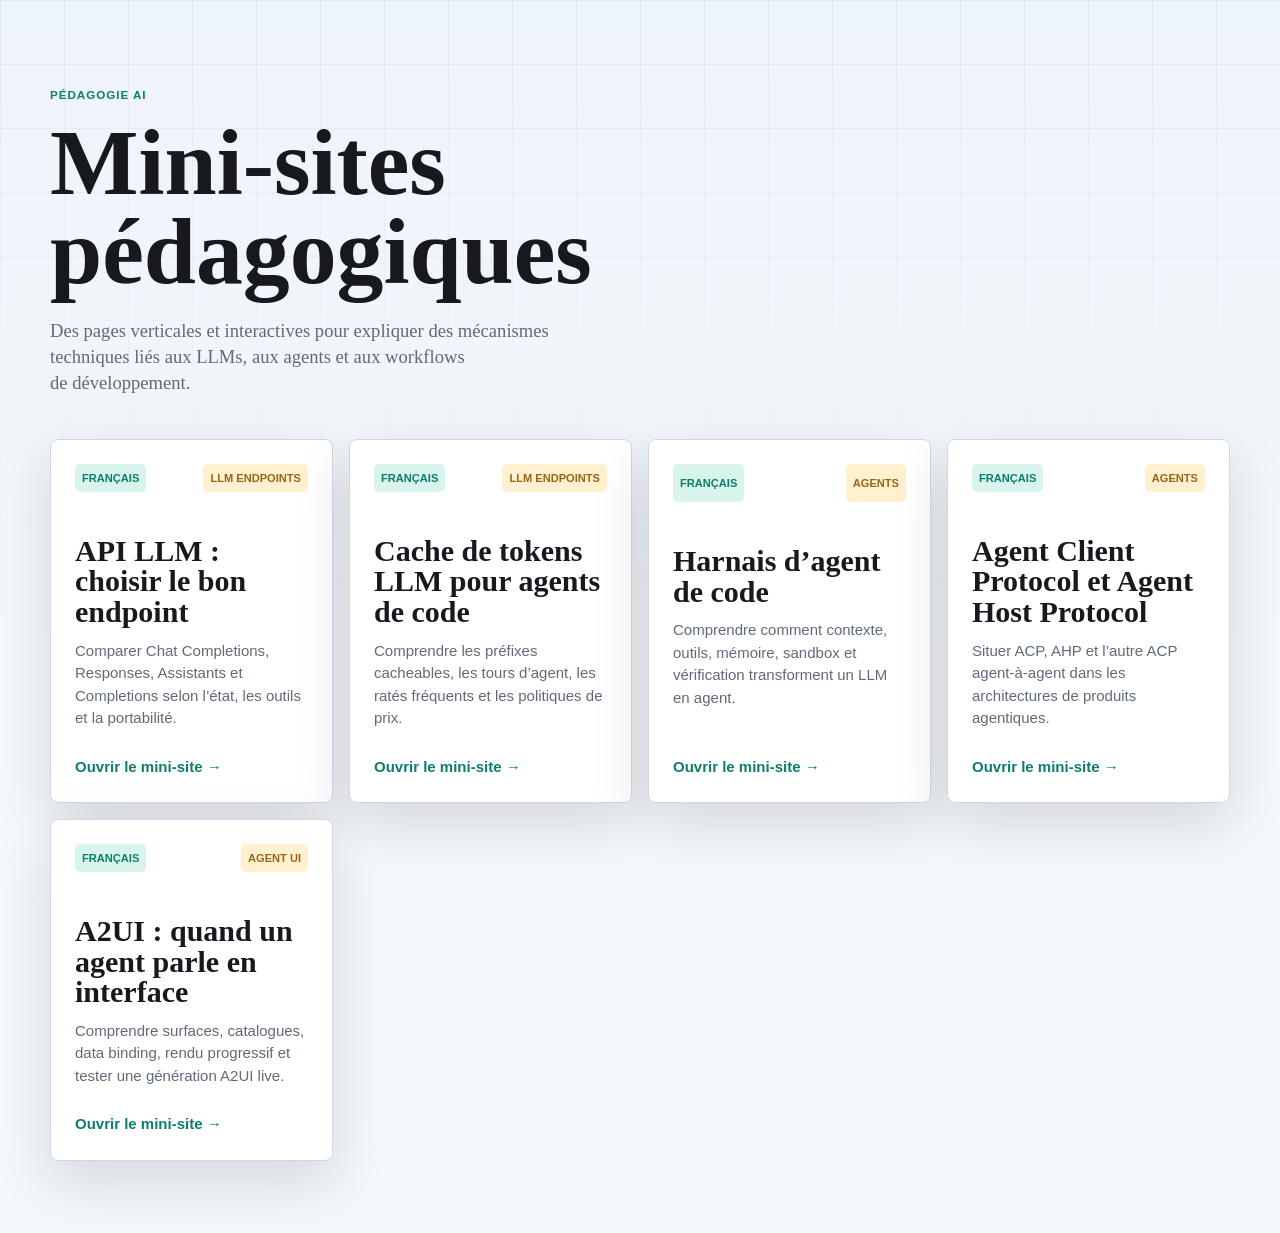
<file: public/index.html>
<!doctype html>
<html lang="fr">
  <head>
    <meta charset="utf-8" />
    <meta name="viewport" content="width=device-width, initial-scale=1" />
    <title>Mini-sites pédagogiques</title>
    <meta
      name="description"
      content="Index des mini-sites pedagogiques disponibles dans ce projet."
    />
    <link
      rel="icon"
      href="data:image/svg+xml,%3Csvg xmlns='http://www.w3.org/2000/svg' viewBox='0 0 64 64'%3E%3Crect width='64' height='64' rx='12' fill='%23f7f5ef'/%3E%3Cpath d='M18 35h10v10H18zM36 35h10v10H36zM27 19h10v10H27z' fill='%2300856f'/%3E%3C/svg%3E"
    />
    <link rel="stylesheet" href="./reset.css?v=20260519" />
    <link rel="stylesheet" href="./story.css?v=20260525-editorial3" />
    <style>
      :root {
        color-scheme: light;
        --paper: #f4f7fb;
        --paper-strong: #ffffff;
        --ink: #17191f;
        --muted: #606a78;
        --line: #cfd7e3;
        --line-strong: #9aa8ba;
        --teal: #0b7f68;
        --teal-soft: #d9f4ed;
        --blue: #2f65c8;
        --blue-soft: #dce8ff;
        --amber: #9a6514;
        --amber-soft: #fff0cf;
        --shadow: 0 20px 58px rgb(20 30 46 / 14%);
      }

      * {
        box-sizing: border-box;
      }

      body {
        min-height: 100vh;
        margin: 0;
        background:
          linear-gradient(180deg, #eef4fb 0, var(--paper) 42rem),
          var(--paper);
        color: var(--ink);
        font-family: var(--font-ui);
        line-height: 1.5;
      }

      body::before {
        position: fixed;
        inset: 0;
        z-index: -1;
        pointer-events: none;
        content: "";
        background:
          linear-gradient(90deg, rgb(47 101 200 / 8%) 1px, transparent 1px),
          linear-gradient(180deg, rgb(11 127 104 / 7%) 1px, transparent 1px);
        background-size: 64px 64px;
        mask-image: linear-gradient(to bottom, black, transparent 70%);
      }

      a {
        color: inherit;
      }

      main {
        display: grid;
        width: min(1180px, calc(100% - 56px));
        min-height: 100vh;
        margin: 0 auto;
        padding: 86px 0 72px;
        align-content: start;
        gap: 42px;
      }

      .hero {
        max-width: 900px;
      }

      .eyebrow {
        margin: 0 0 14px;
        color: var(--teal);
        font-size: 0.78rem;
        font-weight: 850;
        letter-spacing: 0.08em;
        text-transform: uppercase;
      }

      h1,
      p {
        margin-top: 0;
      }

      h1 {
        max-width: 11ch;
        margin-bottom: 22px;
        font-size: clamp(3.4rem, 8vw, 6.25rem);
        line-height: 0.95;
        letter-spacing: 0;
      }

      .lead {
        max-width: 58ch;
        margin-bottom: 0;
        color: var(--muted);
        font-size: 1.24rem;
        line-height: 1.42;
      }

      .site-grid {
        display: grid;
        grid-template-columns: repeat(auto-fit, minmax(280px, 1fr));
        gap: 16px;
      }

      .site-card {
        display: grid;
        min-height: 282px;
        padding: 24px;
        border: 1px solid var(--line);
        border-radius: 8px;
        background: var(--paper-strong);
        box-shadow: var(--shadow);
        text-decoration: none;
      }

      .site-card:hover,
      .site-card:focus-visible {
        border-color: rgb(11 127 104 / 55%);
        outline: none;
        transform: translateY(-2px);
      }

      .card-topline {
        display: flex;
        flex-wrap: wrap;
        gap: 8px;
        justify-content: space-between;
        margin-bottom: 44px;
      }

      .badge {
        display: inline-flex;
        min-height: 28px;
        align-items: center;
        padding: 4px 7px;
        border-radius: 5px;
        background: var(--teal-soft);
        color: var(--teal);
        font-size: 0.74rem;
        font-weight: 850;
        text-transform: uppercase;
      }

      .badge.secondary {
        background: var(--amber-soft);
        color: var(--amber);
      }

      .site-card h2 {
        max-width: 18ch;
        margin: 0 0 12px;
        font-family: var(--font-prose);
        font-size: 2rem;
        line-height: 1.02;
        letter-spacing: 0;
      }

      .site-card p {
        margin-bottom: 0;
        color: var(--muted);
      }

      .card-action {
        align-self: end;
        margin-top: 26px;
        color: var(--teal);
        font-weight: 820;
      }

      .site-card:focus-visible {
        outline: 3px solid var(--blue);
        outline-offset: 3px;
      }

      @media (max-width: 760px) {
        main {
          width: min(100% - 36px, 1180px);
          padding: 58px 0;
          gap: 30px;
        }

        h1 {
          max-width: 12ch;
          font-size: 3.15rem;
        }

        .lead {
          font-size: 1.08rem;
        }

        .site-card {
          min-height: 236px;
        }
      }
    </style>
  </head>
  <body>
    <main>
      <section class="hero" aria-labelledby="page-title">
        <p class="eyebrow">Pédagogie AI</p>
        <h1 id="page-title">Mini-sites pédagogiques</h1>
        <p class="lead">
          Des pages verticales et interactives pour expliquer des mécanismes
          techniques liés aux LLMs, aux agents et aux workflows de
          développement.
        </p>
      </section>

      <section class="site-grid" aria-label="Mini-sites disponibles">
        <a class="site-card" href="./llm-endpoint-apis/fr/">
          <span class="card-topline">
            <span class="badge">Français</span>
            <span class="badge secondary">LLM endpoints</span>
          </span>
          <span>
            <h2>API LLM : choisir le bon endpoint</h2>
            <p>
              Comparer Chat Completions, Responses, Assistants et Completions
              selon l’état, les outils et la portabilité.
            </p>
          </span>
          <span class="card-action">Ouvrir le mini-site →</span>
        </a>

        <a class="site-card" href="./llm-token-caching/fr/">
          <span class="card-topline">
            <span class="badge">Français</span>
            <span class="badge secondary">LLM endpoints</span>
          </span>
          <span>
            <h2>Cache de tokens LLM pour agents de code</h2>
            <p>
              Comprendre les préfixes cacheables, les tours d’agent, les ratés
              fréquents et les politiques de prix.
            </p>
          </span>
          <span class="card-action">Ouvrir le mini-site →</span>
        </a>

        <a class="site-card" href="./agent-harness/fr/">
          <span class="card-topline">
            <span class="badge">Français</span>
            <span class="badge secondary">Agents</span>
          </span>
          <span>
            <h2>Harnais d’agent de code</h2>
            <p>
              Comprendre comment contexte, outils, mémoire, sandbox et
              vérification transforment un LLM en agent.
            </p>
          </span>
          <span class="card-action">Ouvrir le mini-site →</span>
        </a>

        <a class="site-card" href="./agent-protocols/fr/">
          <span class="card-topline">
            <span class="badge">Français</span>
            <span class="badge secondary">Agents</span>
          </span>
          <span>
            <h2>Agent Client Protocol et Agent Host Protocol</h2>
            <p>
              Situer ACP, AHP et l’autre ACP agent-à-agent dans les
              architectures de produits agentiques.
            </p>
          </span>
          <span class="card-action">Ouvrir le mini-site →</span>
        </a>

        <a class="site-card" href="./a2ui/fr/">
          <span class="card-topline">
            <span class="badge">Français</span>
            <span class="badge secondary">Agent UI</span>
          </span>
          <span>
            <h2>A2UI : quand un agent parle en interface</h2>
            <p>
              Comprendre surfaces, catalogues, data binding, rendu progressif et
              tester une génération A2UI live.
            </p>
          </span>
          <span class="card-action">Ouvrir le mini-site →</span>
        </a>
      </section>
    </main>
  </body>
</html>
</file>
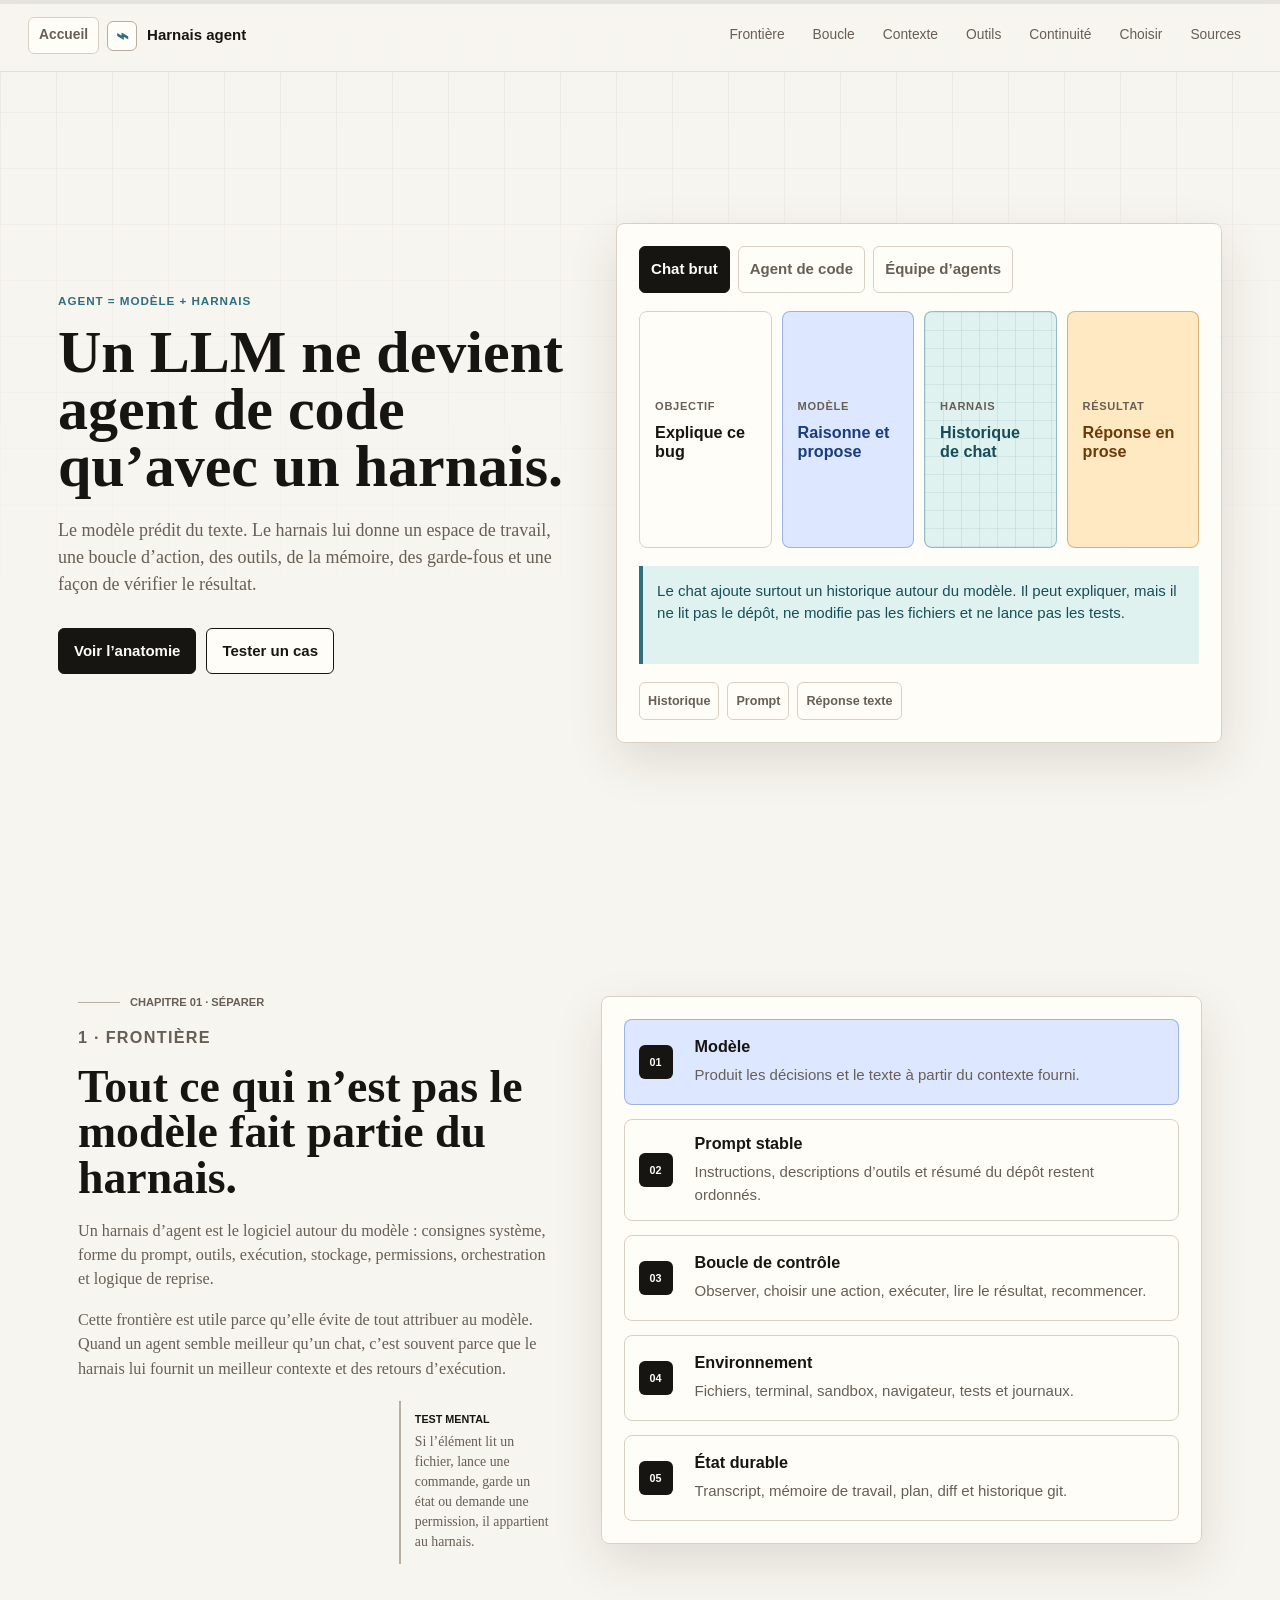
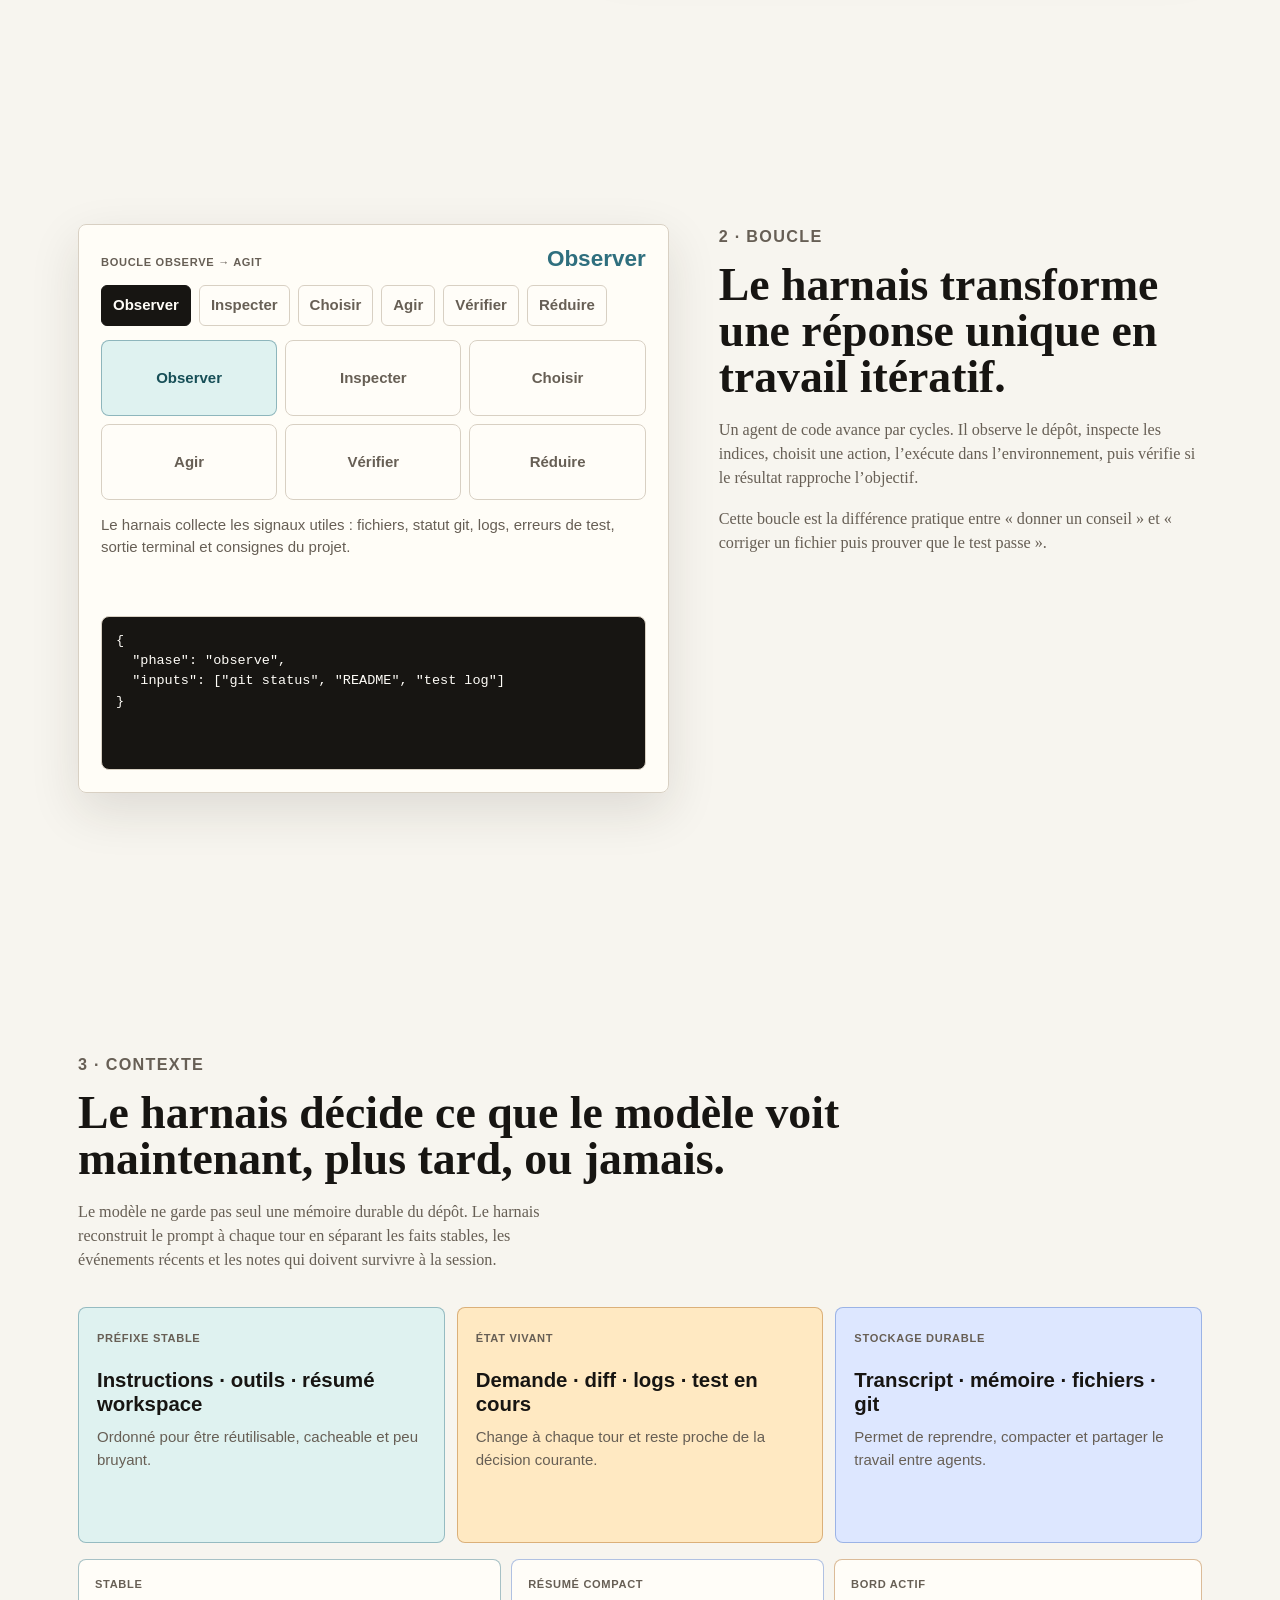
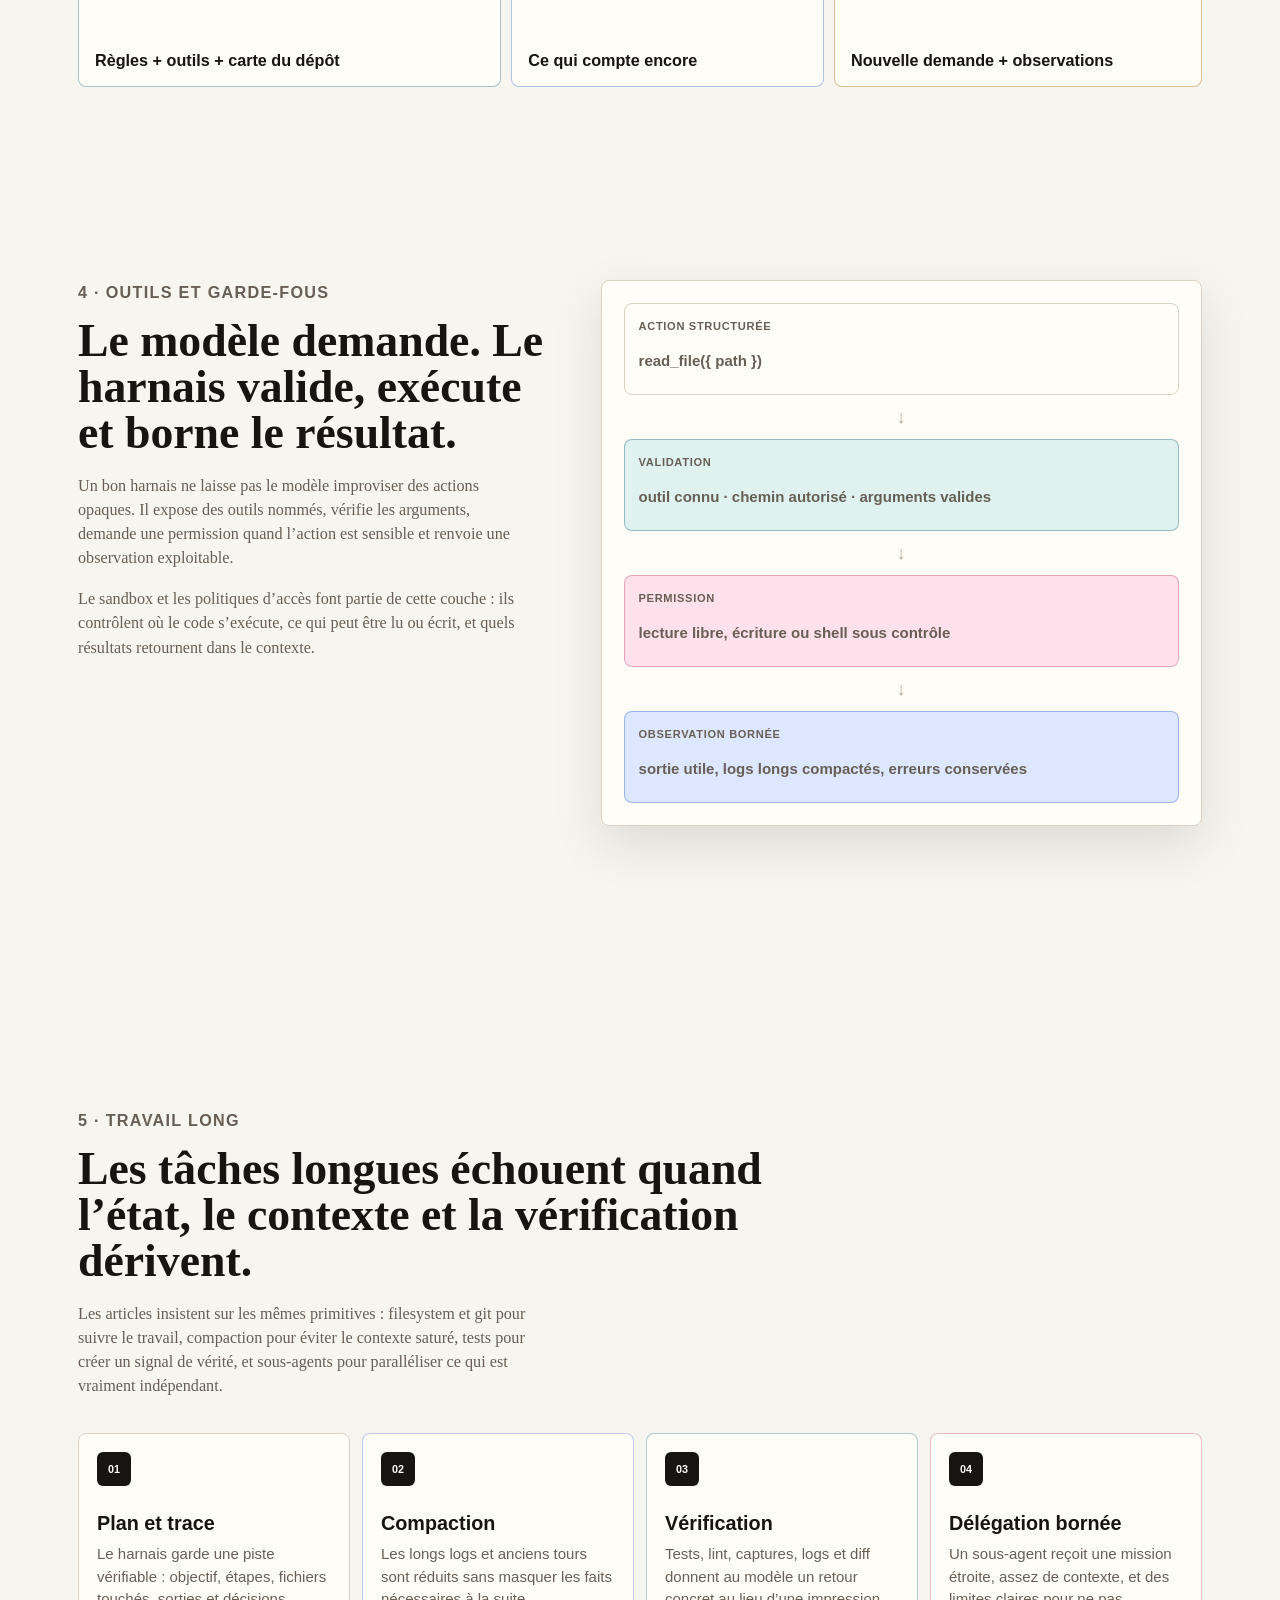
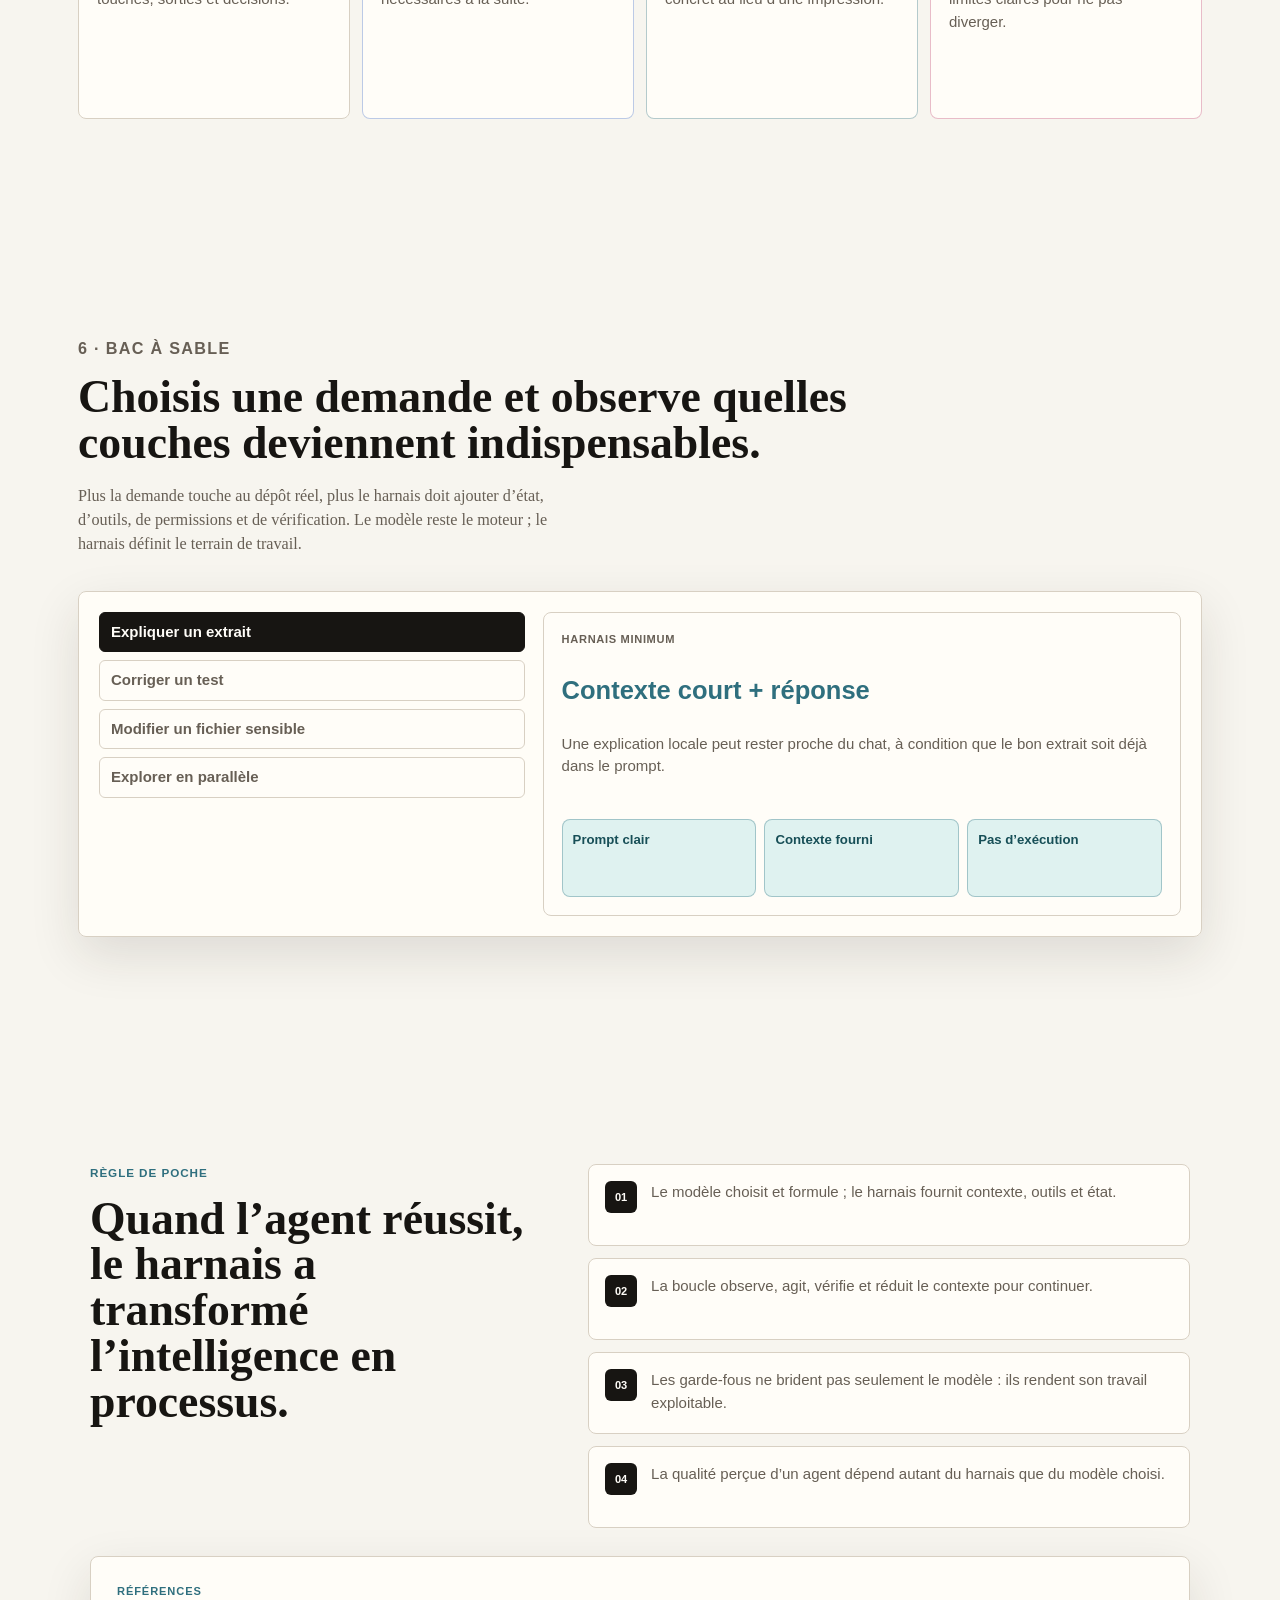
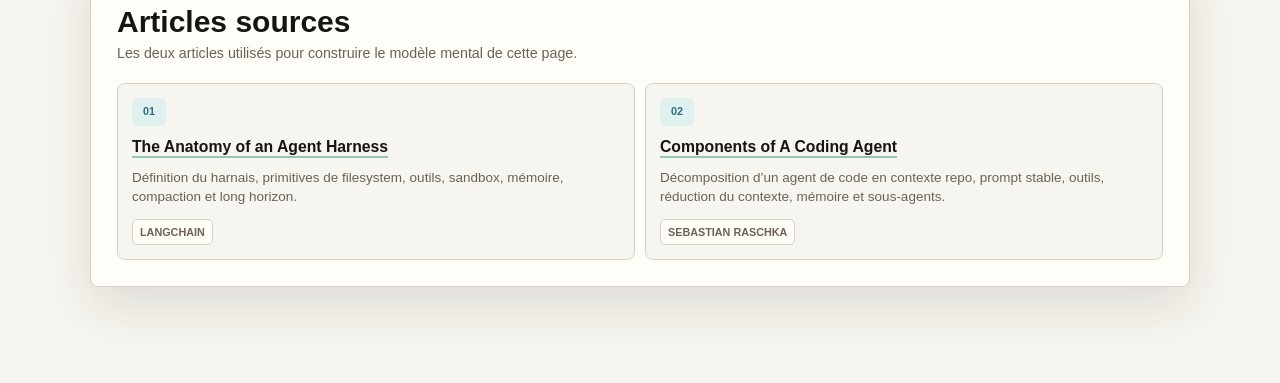
<file: public/agent-harness/fr/index.html>
<!doctype html>
<html lang="fr">
  <head>
    <meta charset="utf-8" />
    <meta name="viewport" content="width=device-width, initial-scale=1" />
    <title>Harnais d’agent de code</title>
    <meta
      name="description"
      content="Mini-site pedagogique en francais expliquant comment un harnais transforme un modele LLM en agent de code utile."
    />
    <link
      rel="icon"
      href="data:image/svg+xml,%3Csvg xmlns='http://www.w3.org/2000/svg' viewBox='0 0 64 64'%3E%3Crect width='64' height='64' rx='12' fill='%23f7f5ef'/%3E%3Cpath d='M14 18h36v10H14zM20 36h10v10H20zM38 36h10v10H38z' fill='%232f6f7e'/%3E%3C/svg%3E"
    />
    <link rel="stylesheet" href="../../reset.css?v=20260519" />
    <link rel="stylesheet" href="../../story.css?v=20260525-editorial3" />
    <link rel="stylesheet" href="./styles.css?v=20260525-editorial" />
    <script type="module" src="../../_components/source-list/source-list.js"></script>
    <script src="../../story.js?v=20260525-editorial3" defer></script>
    <script src="./script.js?v=20260525-editorial" defer></script>
  </head>
  <body>
    <a class="skip-link" href="#content">Aller au contenu</a>
    <div class="scroll-progress" aria-hidden="true">
      <span data-progress-fill></span>
    </div>

    <header class="site-header" aria-label="Navigation de la page">
      <div class="header-start">
        <a class="home-link" href="../../" aria-label="Retour à l’accueil">Accueil</a>
        <a class="brand" href="#top" aria-label="Retour au debut">
          <span class="brand-mark" aria-hidden="true">⌁</span>
          Harnais agent
        </a>
      </div>
      <nav class="story-nav" aria-label="Chapitres">
        <a href="#boundary" data-nav-link="boundary">Frontière</a>
        <a href="#loop" data-nav-link="loop">Boucle</a>
        <a href="#context" data-nav-link="context">Contexte</a>
        <a href="#tools" data-nav-link="tools">Outils</a>
        <a href="#continuity" data-nav-link="continuity">Continuité</a>
        <a href="#scenario" data-nav-link="scenario">Choisir</a>
        <a href="#sources" data-nav-link="sources">Sources</a>
      </nav>
    </header>

    <main id="content">
      <section id="top" class="hero story-section" data-section="top">
        <div class="hero-copy">
          <p class="eyebrow">Agent = modèle + harnais</p>
          <h1>Un LLM ne devient agent de code qu’avec un harnais.</h1>
          <p class="lead">
            Le modèle prédit du texte. Le harnais lui donne un espace de travail, une boucle d’action, des outils, de
            la mémoire, des garde-fous et une façon de vérifier le résultat.
          </p>
          <div class="hero-actions" aria-label="Actions rapides">
            <a class="button primary" href="#boundary">Voir l’anatomie</a>
            <a class="button secondary" href="#scenario">Tester un cas</a>
          </div>
        </div>

        <div class="hero-visual" data-harness-demo>
          <div class="mode-controls" role="group" aria-label="Choisir le niveau de harnais">
            <button class="mode-button is-active" type="button" data-harness-mode="chat" aria-pressed="true">
              Chat brut
            </button>
            <button class="mode-button" type="button" data-harness-mode="code" aria-pressed="false">
              Agent de code
            </button>
            <button class="mode-button" type="button" data-harness-mode="team" aria-pressed="false">
              Équipe d’agents
            </button>
          </div>

          <div class="harness-stage" aria-live="polite">
            <article class="stage-node request-node">
              <span>Objectif</span>
              <strong data-harness-request>Explique ce bug</strong>
            </article>
            <article class="stage-node model-node">
              <span>Modèle</span>
              <strong data-harness-model>Raisonne et propose</strong>
            </article>
            <article class="stage-node harness-node">
              <span>Harnais</span>
              <strong data-harness-layer>Historique de chat</strong>
            </article>
            <article class="stage-node result-node">
              <span>Résultat</span>
              <strong data-harness-result>Réponse en prose</strong>
            </article>
          </div>

          <p class="harness-copy" data-harness-copy>
            Le chat ajoute surtout un historique autour du modèle. Il peut expliquer, mais il ne lit pas le dépôt, ne
            modifie pas les fichiers et ne lance pas les tests.
          </p>

          <div class="signal-row" aria-label="Capacites actives">
            <span data-harness-signal-one>Historique</span>
            <span data-harness-signal-two>Prompt</span>
            <span data-harness-signal-three>Réponse texte</span>
          </div>
        </div>
      </section>

      <section id="boundary" class="story-section split-section" data-section="boundary">
        <div class="section-copy">
          <p class="chapter-folio">Chapitre 01 · Séparer</p>
          <p class="eyebrow">1 · Frontière</p>
          <h2>Tout ce qui n’est pas le modèle fait partie du harnais.</h2>
          <p>
            Un harnais d’agent est le logiciel autour du modèle : consignes système, forme du prompt, outils,
            exécution, stockage, permissions, orchestration et logique de reprise.
          </p>
          <p>
            Cette frontière est utile parce qu’elle évite de tout attribuer au modèle. Quand un agent semble meilleur
            qu’un chat, c’est souvent parce que le harnais lui fournit un meilleur contexte et des retours d’exécution.
          </p>
          <aside class="margin-note">
            <strong>Test mental</strong>
            Si l’élément lit un fichier, lance une commande, garde un état ou demande une permission, il appartient au
            harnais.
          </aside>
        </div>

        <div class="sticky-visual layer-visual" aria-label="Couches principales d'un harnais d'agent">
          <div class="layer-card model-layer">
            <span>01</span>
            <div>
              <h3>Modèle</h3>
              <p>Produit les décisions et le texte à partir du contexte fourni.</p>
            </div>
          </div>
          <div class="layer-card">
            <span>02</span>
            <div>
              <h3>Prompt stable</h3>
              <p>Instructions, descriptions d’outils et résumé du dépôt restent ordonnés.</p>
            </div>
          </div>
          <div class="layer-card">
            <span>03</span>
            <div>
              <h3>Boucle de contrôle</h3>
              <p>Observer, choisir une action, exécuter, lire le résultat, recommencer.</p>
            </div>
          </div>
          <div class="layer-card">
            <span>04</span>
            <div>
              <h3>Environnement</h3>
              <p>Fichiers, terminal, sandbox, navigateur, tests et journaux.</p>
            </div>
          </div>
          <div class="layer-card">
            <span>05</span>
            <div>
              <h3>État durable</h3>
              <p>Transcript, mémoire de travail, plan, diff et historique git.</p>
            </div>
          </div>
        </div>
      </section>

      <section id="loop" class="story-section split-section reverse" data-section="loop">
        <div class="section-copy">
          <p class="eyebrow">2 · Boucle</p>
          <h2>Le harnais transforme une réponse unique en travail itératif.</h2>
          <p>
            Un agent de code avance par cycles. Il observe le dépôt, inspecte les indices, choisit une action,
            l’exécute dans l’environnement, puis vérifie si le résultat rapproche l’objectif.
          </p>
          <p>
            Cette boucle est la différence pratique entre « donner un conseil » et « corriger un fichier puis prouver
            que le test passe ».
          </p>
        </div>

        <div class="sticky-visual loop-visual" data-loop-demo>
          <div class="visual-heading">
            <span>Boucle observe → agit</span>
            <strong data-loop-title>Observer</strong>
          </div>

          <div class="loop-controls" role="group" aria-label="Etapes de la boucle agentique">
            <button class="loop-button is-active" type="button" data-loop-step="observe" aria-pressed="true">
              Observer
            </button>
            <button class="loop-button" type="button" data-loop-step="inspect" aria-pressed="false">Inspecter</button>
            <button class="loop-button" type="button" data-loop-step="choose" aria-pressed="false">Choisir</button>
            <button class="loop-button" type="button" data-loop-step="act" aria-pressed="false">Agir</button>
            <button class="loop-button" type="button" data-loop-step="verify" aria-pressed="false">Vérifier</button>
            <button class="loop-button" type="button" data-loop-step="reduce" aria-pressed="false">Réduire</button>
          </div>

          <div class="loop-ring" aria-hidden="true" data-loop-ring="observe">
            <span class="ring-step is-active">Observer</span>
            <span class="ring-step">Inspecter</span>
            <span class="ring-step">Choisir</span>
            <span class="ring-step">Agir</span>
            <span class="ring-step">Vérifier</span>
            <span class="ring-step">Réduire</span>
          </div>

          <p class="loop-copy" data-loop-copy>
            Le harnais collecte les signaux utiles : fichiers, statut git, logs, erreurs de test, sortie terminal et
            consignes du projet.
          </p>
          <pre class="code-panel" aria-label="Exemple d'evenement de boucle"><code data-loop-code>{
  "phase": "observe",
  "inputs": ["git status", "README", "test log"]
}</code></pre>
        </div>
      </section>

      <section id="context" class="story-section context-section" data-section="context">
        <div class="section-copy narrow">
          <p class="eyebrow">3 · Contexte</p>
          <h2>Le harnais décide ce que le modèle voit maintenant, plus tard, ou jamais.</h2>
          <p>
            Le modèle ne garde pas seul une mémoire durable du dépôt. Le harnais reconstruit le prompt à chaque tour en
            séparant les faits stables, les événements récents et les notes qui doivent survivre à la session.
          </p>
        </div>

        <div class="context-board" aria-label="Architecture du contexte d'un agent de code">
          <article class="context-lane stable-lane">
            <span>Préfixe stable</span>
            <h3>Instructions · outils · résumé workspace</h3>
            <p>Ordonné pour être réutilisable, cacheable et peu bruyant.</p>
          </article>
          <article class="context-lane live-lane">
            <span>État vivant</span>
            <h3>Demande · diff · logs · test en cours</h3>
            <p>Change à chaque tour et reste proche de la décision courante.</p>
          </article>
          <article class="context-lane durable-lane">
            <span>Stockage durable</span>
            <h3>Transcript · mémoire · fichiers · git</h3>
            <p>Permet de reprendre, compacter et partager le travail entre agents.</p>
          </article>
        </div>

        <div class="prompt-diagram" aria-label="Prompt reconstruit par le harnais">
          <div class="prompt-segment stable-segment">
            <span>Stable</span>
            <strong>Règles + outils + carte du dépôt</strong>
          </div>
          <div class="prompt-segment memory-segment">
            <span>Résumé compact</span>
            <strong>Ce qui compte encore</strong>
          </div>
          <div class="prompt-segment active-segment">
            <span>Bord actif</span>
            <strong>Nouvelle demande + observations</strong>
          </div>
        </div>
      </section>

      <section id="tools" class="story-section split-section" data-section="tools">
        <div class="section-copy">
          <p class="eyebrow">4 · Outils et garde-fous</p>
          <h2>Le modèle demande. Le harnais valide, exécute et borne le résultat.</h2>
          <p>
            Un bon harnais ne laisse pas le modèle improviser des actions opaques. Il expose des outils nommés, vérifie
            les arguments, demande une permission quand l’action est sensible et renvoie une observation exploitable.
          </p>
          <p>
            Le sandbox et les politiques d’accès font partie de cette couche : ils contrôlent où le code s’exécute, ce
            qui peut être lu ou écrit, et quels résultats retournent dans le contexte.
          </p>
        </div>

        <div class="sticky-visual gate-visual" aria-label="Flux de validation d'un appel outil">
          <article class="gate-step">
            <span>Action structurée</span>
            <strong>read_file({ path })</strong>
          </article>
          <div class="gate-arrow" aria-hidden="true">↓</div>
          <article class="gate-step check-step">
            <span>Validation</span>
            <strong>outil connu · chemin autorisé · arguments valides</strong>
          </article>
          <div class="gate-arrow" aria-hidden="true">↓</div>
          <article class="gate-step permission-step">
            <span>Permission</span>
            <strong>lecture libre, écriture ou shell sous contrôle</strong>
          </article>
          <div class="gate-arrow" aria-hidden="true">↓</div>
          <article class="gate-step result-step">
            <span>Observation bornée</span>
            <strong>sortie utile, logs longs compactés, erreurs conservées</strong>
          </article>
        </div>
      </section>

      <section id="continuity" class="story-section continuity-section" data-section="continuity">
        <div class="section-copy narrow">
          <p class="eyebrow">5 · Travail long</p>
          <h2>Les tâches longues échouent quand l’état, le contexte et la vérification dérivent.</h2>
          <p>
            Les articles insistent sur les mêmes primitives : filesystem et git pour suivre le travail, compaction pour
            éviter le contexte saturé, tests pour créer un signal de vérité, et sous-agents pour paralléliser ce qui est
            vraiment indépendant.
          </p>
        </div>

        <div class="continuity-grid" aria-label="Primitives de continuite pour un agent de code">
          <article class="continuity-card">
            <span>01</span>
            <h3>Plan et trace</h3>
            <p>Le harnais garde une piste vérifiable : objectif, étapes, fichiers touchés, sorties et décisions.</p>
          </article>
          <article class="continuity-card">
            <span>02</span>
            <h3>Compaction</h3>
            <p>Les longs logs et anciens tours sont réduits sans masquer les faits nécessaires à la suite.</p>
          </article>
          <article class="continuity-card">
            <span>03</span>
            <h3>Vérification</h3>
            <p>Tests, lint, captures, logs et diff donnent au modèle un retour concret au lieu d’une impression.</p>
          </article>
          <article class="continuity-card">
            <span>04</span>
            <h3>Délégation bornée</h3>
            <p>Un sous-agent reçoit une mission étroite, assez de contexte, et des limites claires pour ne pas diverger.</p>
          </article>
        </div>
      </section>

      <section id="scenario" class="story-section scenario-section" data-section="scenario">
        <div class="section-copy narrow">
          <p class="eyebrow">6 · Bac à sable</p>
          <h2>Choisis une demande et observe quelles couches deviennent indispensables.</h2>
          <p>
            Plus la demande touche au dépôt réel, plus le harnais doit ajouter d’état, d’outils, de permissions et de
            vérification. Le modèle reste le moteur ; le harnais définit le terrain de travail.
          </p>
        </div>

        <div class="scenario-sandbox" data-scenario-demo>
          <div class="scenario-controls" role="group" aria-label="Demandes possibles">
            <button class="scenario-button is-active" type="button" data-scenario="explain" aria-pressed="true">
              Expliquer un extrait
            </button>
            <button class="scenario-button" type="button" data-scenario="fix" aria-pressed="false">
              Corriger un test
            </button>
            <button class="scenario-button" type="button" data-scenario="risky" aria-pressed="false">
              Modifier un fichier sensible
            </button>
            <button class="scenario-button" type="button" data-scenario="parallel" aria-pressed="false">
              Explorer en parallèle
            </button>
          </div>

          <article class="scenario-result" aria-live="polite">
            <span class="result-kicker">Harnais minimum</span>
            <h3 data-scenario-title>Contexte court + réponse</h3>
            <p data-scenario-copy>
              Une explication locale peut rester proche du chat, à condition que le bon extrait soit déjà dans le
              prompt.
            </p>
            <div class="requirement-grid" aria-label="Couches necessaires">
              <span data-scenario-one>Prompt clair</span>
              <span data-scenario-two>Contexte fourni</span>
              <span data-scenario-three>Pas d’exécution</span>
            </div>
          </article>
        </div>
      </section>

      <section id="sources" class="story-section sources-section" data-section="sources">
        <div class="recap-layout">
          <div>
            <p class="eyebrow">Règle de poche</p>
            <h2>Quand l’agent réussit, le harnais a transformé l’intelligence en processus.</h2>
          </div>
          <ol class="recap-list">
            <li>Le modèle choisit et formule ; le harnais fournit contexte, outils et état.</li>
            <li>La boucle observe, agit, vérifie et réduit le contexte pour continuer.</li>
            <li>Les garde-fous ne brident pas seulement le modèle : ils rendent son travail exploitable.</li>
            <li>La qualité perçue d’un agent dépend autant du harnais que du modèle choisi.</li>
          </ol>
        </div>

        <source-list
          kicker="Références"
          title="Articles sources"
          summary="Les deux articles utilisés pour construire le modèle mental de cette page."
          aria-label="Articles sources"
        >
          <a
            href="https://www.langchain.com/blog/the-anatomy-of-an-agent-harness"
            data-source-meta="LangChain"
            data-source-description="Définition du harnais, primitives de filesystem, outils, sandbox, mémoire, compaction et long horizon."
            >The Anatomy of an Agent Harness</a
          >
          <a
            href="https://magazine.sebastianraschka.com/p/components-of-a-coding-agent"
            data-source-meta="Sebastian Raschka"
            data-source-description="Décomposition d’un agent de code en contexte repo, prompt stable, outils, réduction du contexte, mémoire et sous-agents."
            >Components of A Coding Agent</a
          >
        </source-list>
      </section>
    </main>

    <noscript>
      <p class="noscript">
        La page reste lisible sans JavaScript. Active JavaScript pour les états interactifs et la progression de
        lecture.
      </p>
    </noscript>
  </body>
</html>
</file>
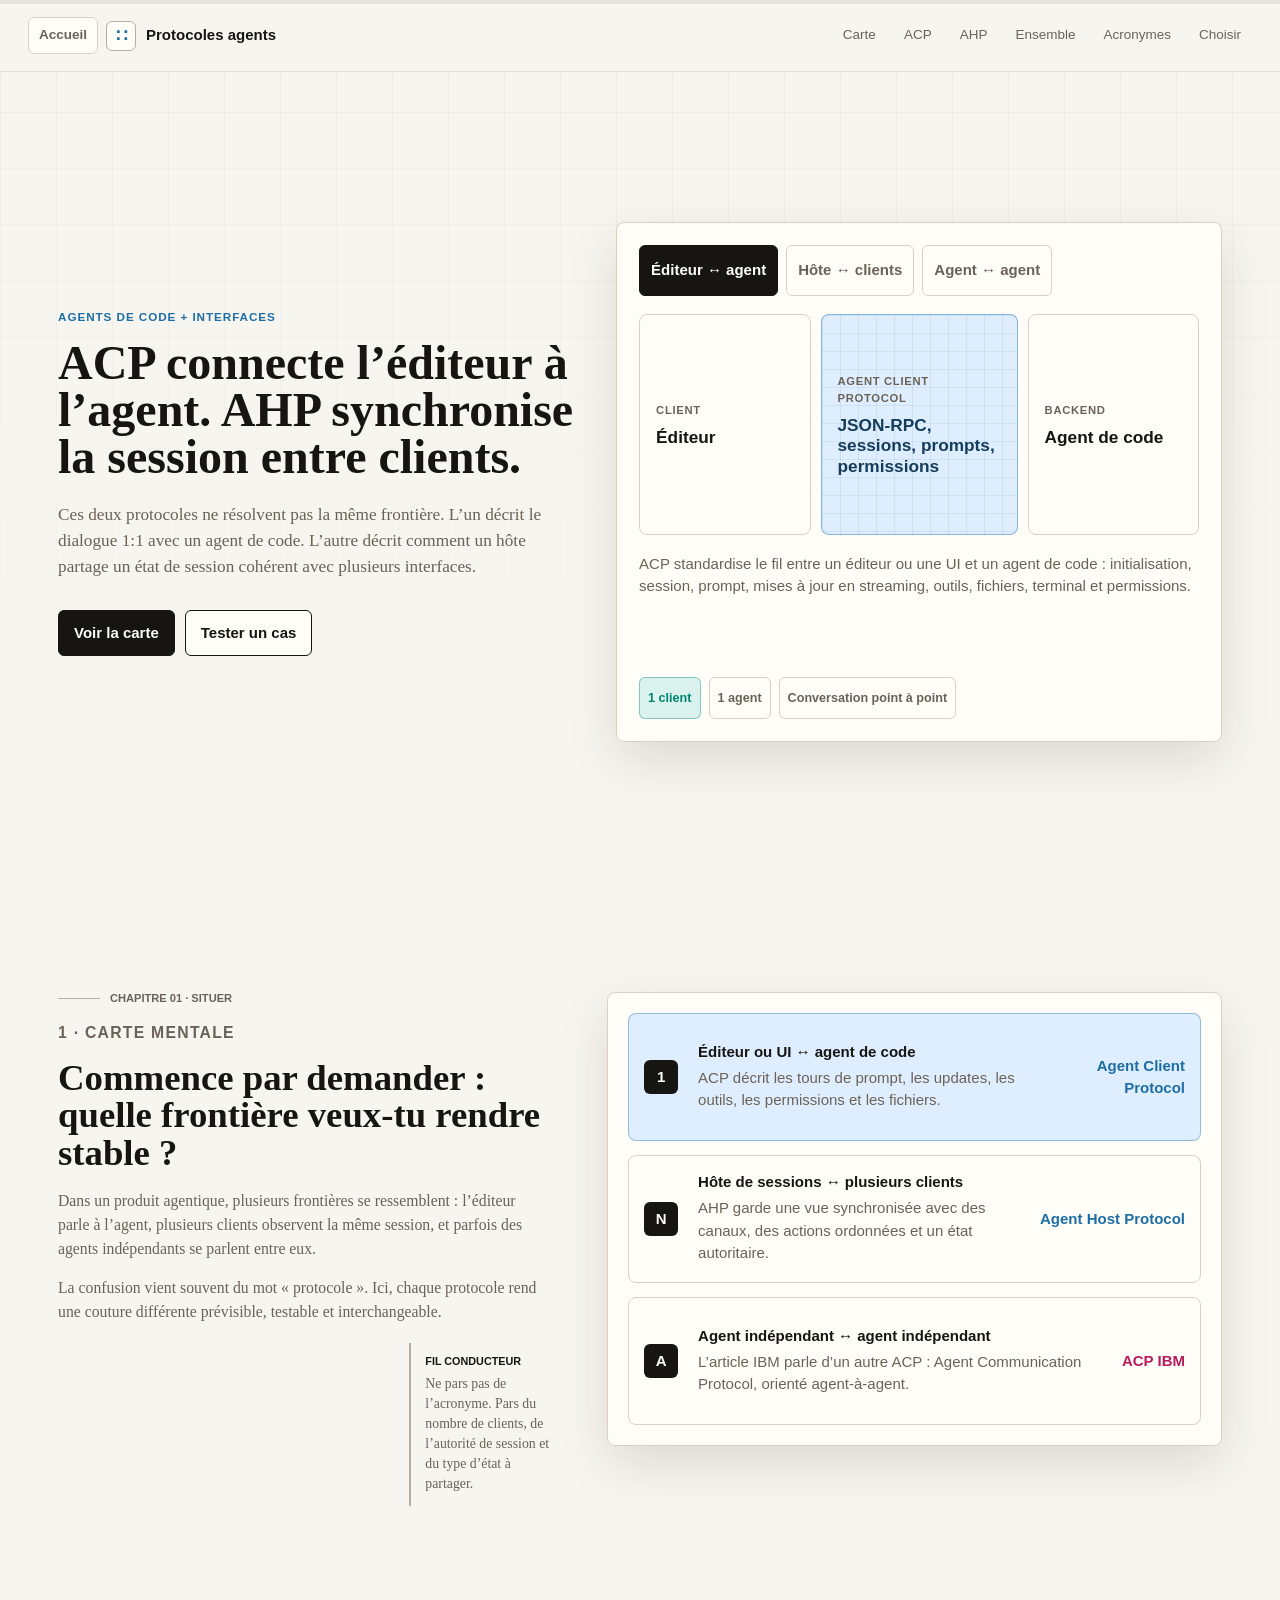
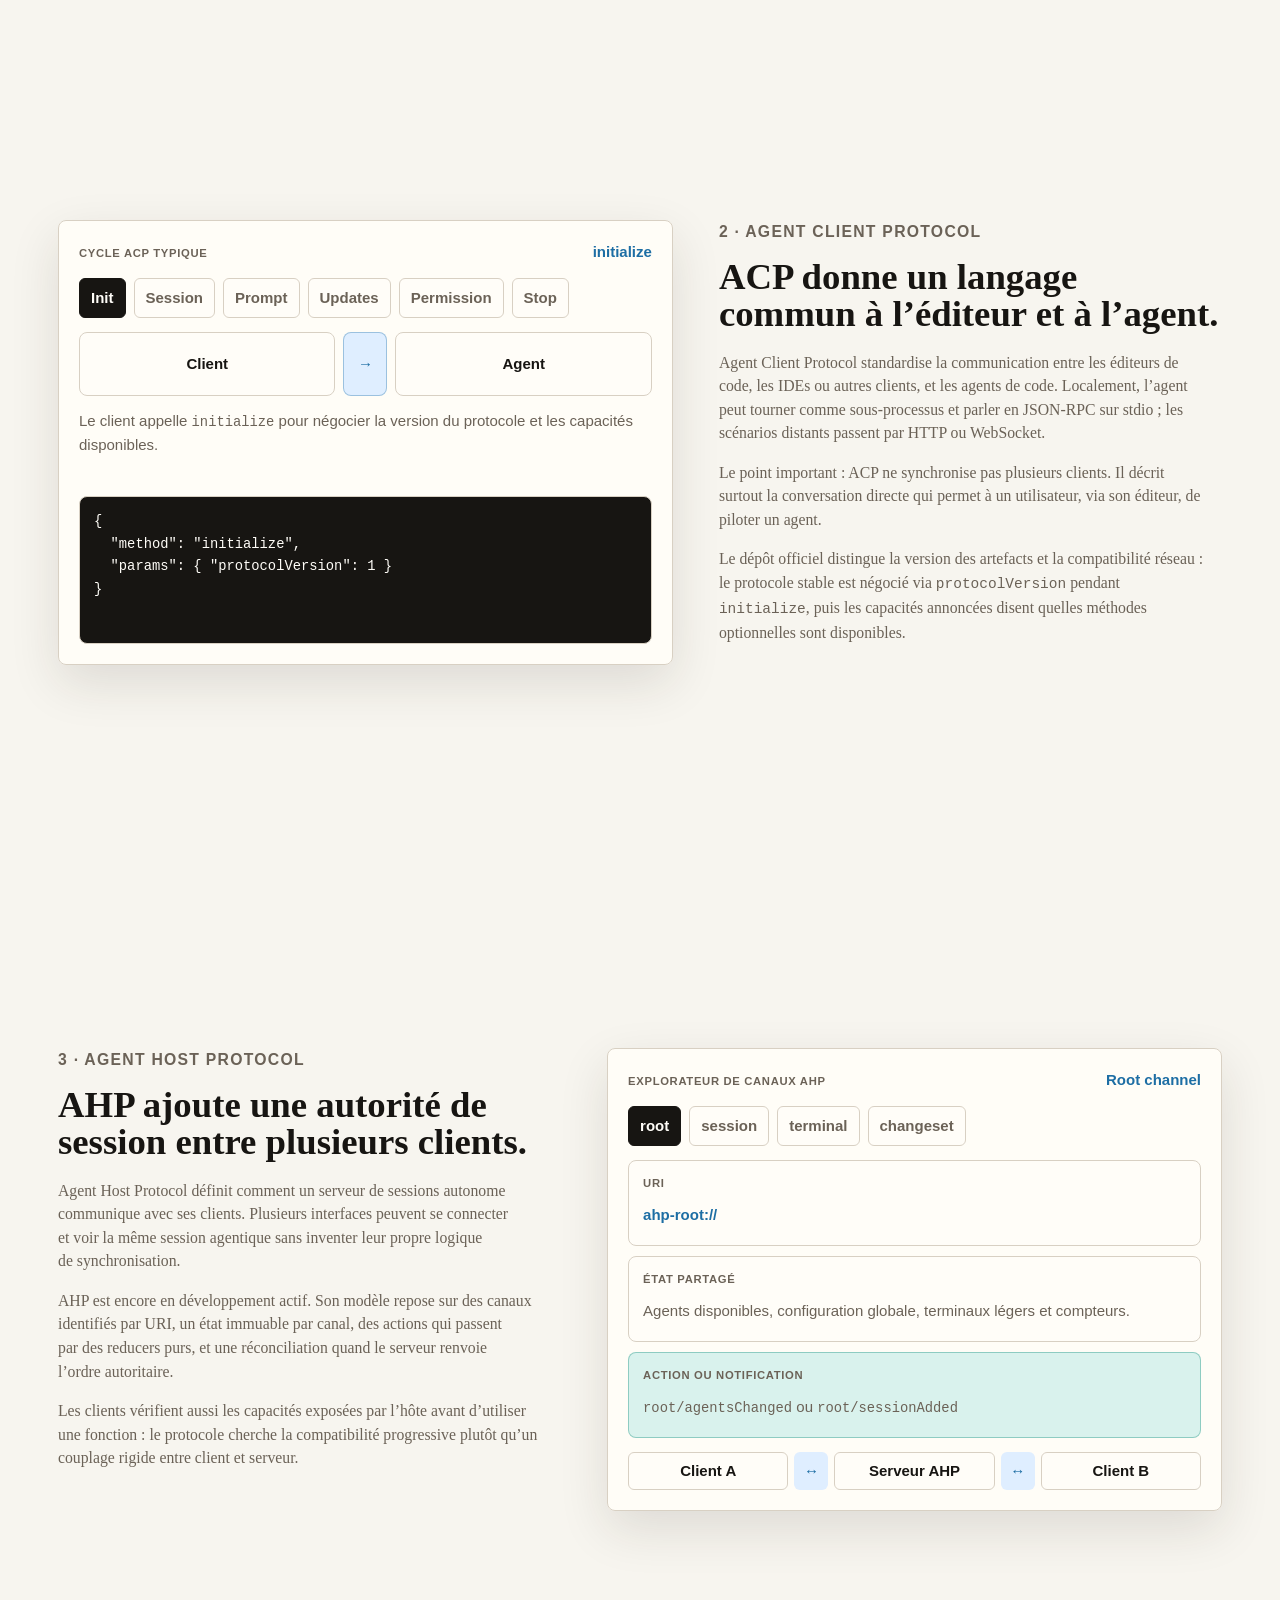
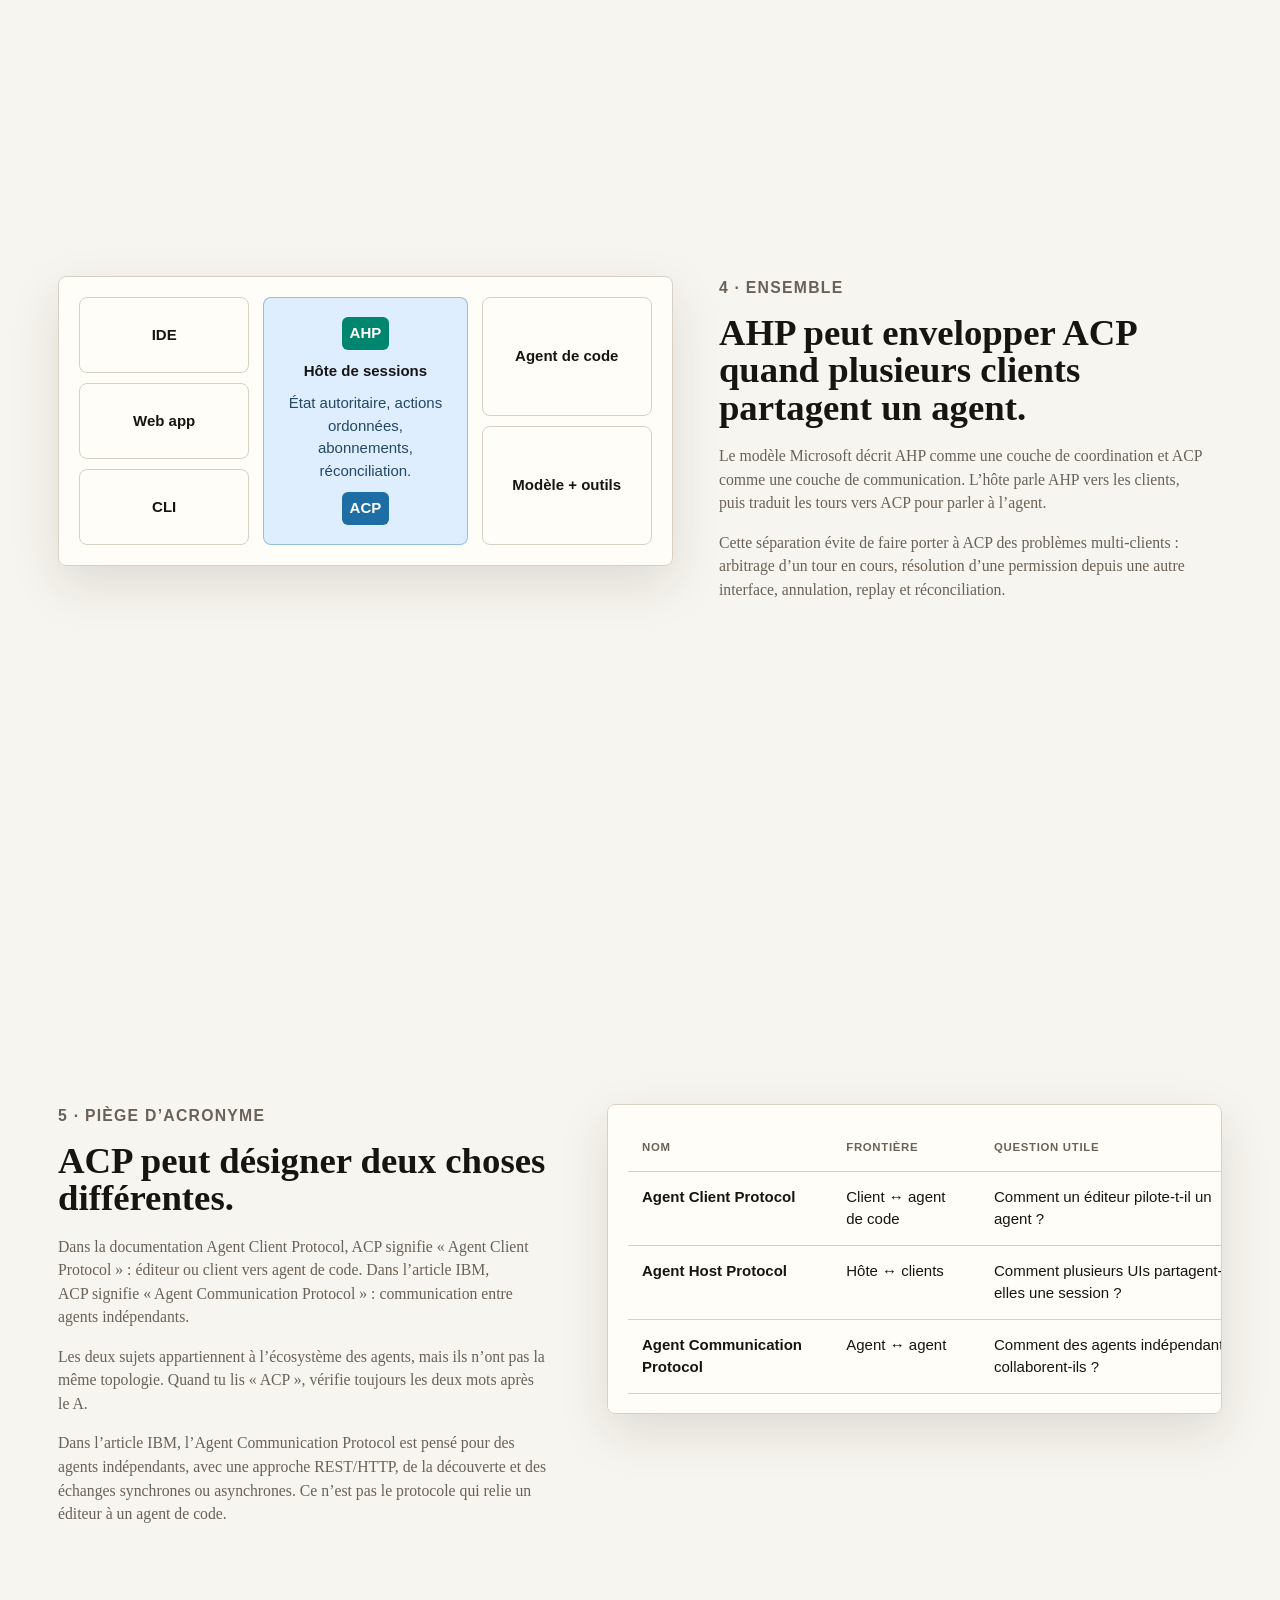
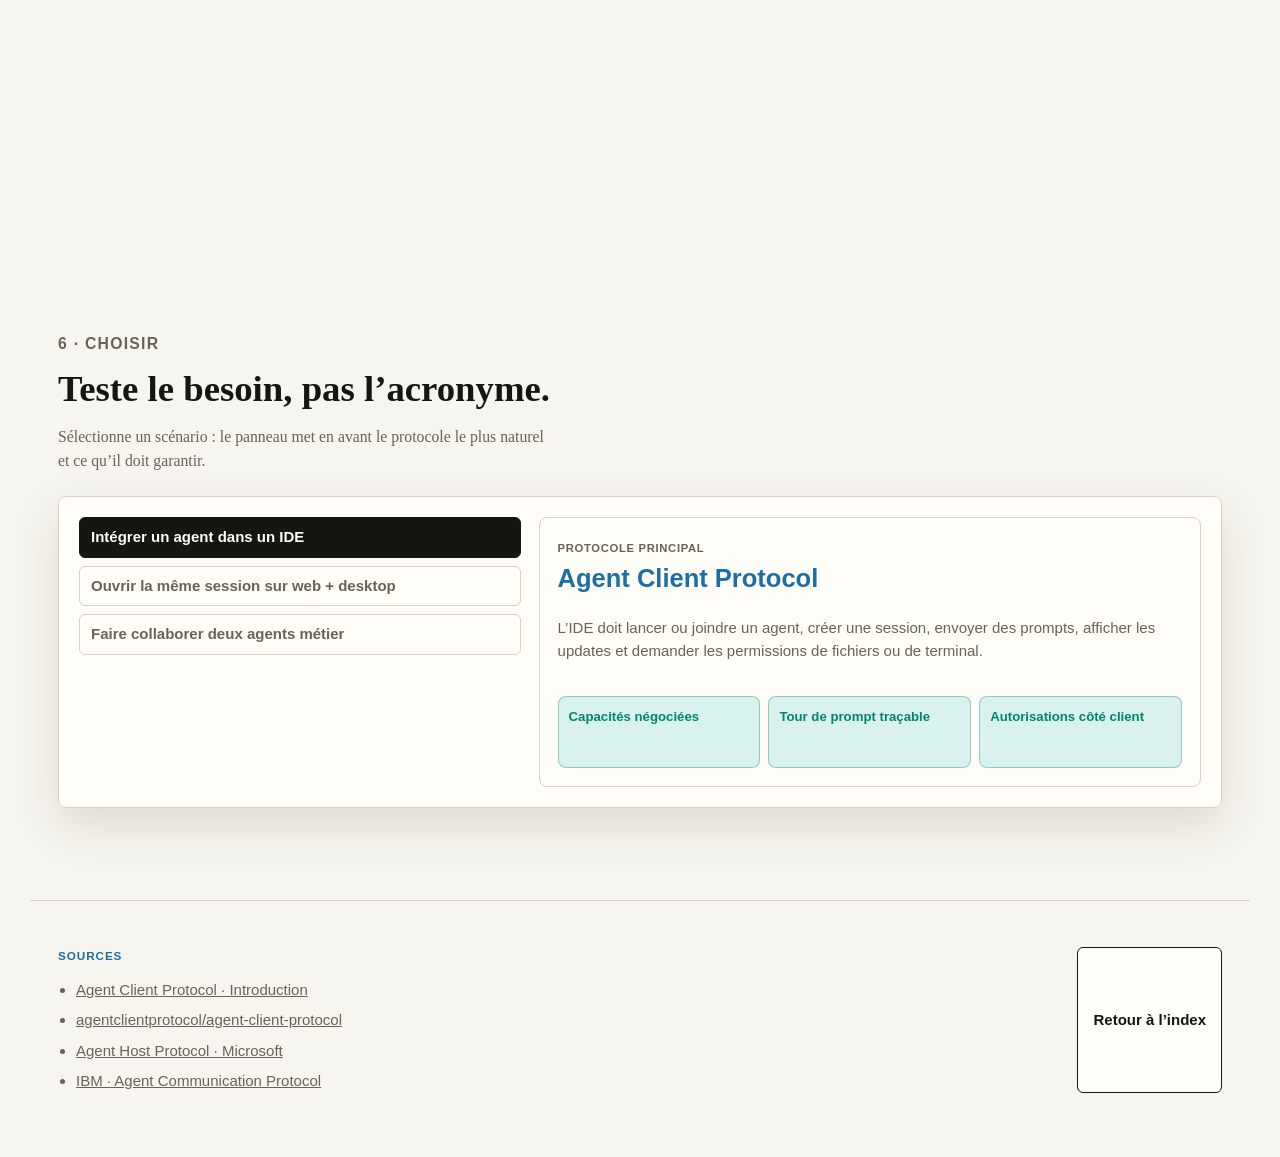
<file: public/agent-protocols/fr/index.html>
<!doctype html>
<html lang="fr">
  <head>
    <meta charset="utf-8" />
    <meta name="viewport" content="width=device-width, initial-scale=1" />
    <title>Agent Client Protocol et Agent Host Protocol</title>
    <meta
      name="description"
      content="Mini-site pedagogique en francais sur Agent Client Protocol, Agent Host Protocol et la confusion avec Agent Communication Protocol."
    />
    <link
      rel="icon"
      href="data:image/svg+xml,%3Csvg xmlns='http://www.w3.org/2000/svg' viewBox='0 0 64 64'%3E%3Crect width='64' height='64' rx='12' fill='%23f7f5ef'/%3E%3Cpath d='M16 18h12v12H16zM36 18h12v12H36zM26 36h12v12H26z' fill='%231d6ea4'/%3E%3C/svg%3E"
    />
    <link rel="stylesheet" href="../../reset.css?v=20260519" />
    <link rel="stylesheet" href="../../story.css?v=20260525-editorial3" />
    <link rel="stylesheet" href="./styles.css?v=20260525-editorial" />
    <script src="../../story.js?v=20260525-editorial3" defer></script>
    <script src="./script.js?v=20260525-editorial" defer></script>
  </head>
  <body>
    <a class="skip-link" href="#content">Aller au contenu</a>
    <div class="scroll-progress" aria-hidden="true">
      <span data-progress-fill></span>
    </div>

    <header class="site-header" aria-label="Navigation de la page">
      <div class="header-start">
        <a class="home-link" href="../../" aria-label="Retour à l’accueil">Accueil</a>
        <a class="brand" href="#top" aria-label="Retour au debut">
          <span class="brand-mark" aria-hidden="true">∷</span>
          Protocoles agents
        </a>
      </div>
      <nav class="story-nav" aria-label="Chapitres">
        <a href="#map" data-nav-link="map">Carte</a>
        <a href="#acp" data-nav-link="acp">ACP</a>
        <a href="#ahp" data-nav-link="ahp">AHP</a>
        <a href="#compose" data-nav-link="compose">Ensemble</a>
        <a href="#naming" data-nav-link="naming">Acronymes</a>
        <a href="#sandbox" data-nav-link="sandbox">Choisir</a>
      </nav>
    </header>

    <main id="content">
      <section id="top" class="hero story-section" data-section="top">
        <div class="hero-copy">
          <p class="eyebrow">Agents de code + interfaces</p>
          <h1>ACP connecte l’éditeur à l’agent. AHP synchronise la session entre clients.</h1>
          <p class="lead">
            Ces deux protocoles ne résolvent pas la même frontière. L’un décrit le dialogue 1:1 avec un agent de code.
            L’autre décrit comment un hôte partage un état de session cohérent avec plusieurs interfaces.
          </p>
          <div class="hero-actions" aria-label="Actions rapides">
            <a class="button primary" href="#map">Voir la carte</a>
            <a class="button secondary" href="#sandbox">Tester un cas</a>
          </div>
        </div>

        <div class="hero-visual" data-protocol-demo>
          <div class="protocol-controls" role="group" aria-label="Choisir la frontiere expliquee">
            <button class="protocol-button is-active" type="button" data-protocol-option="acp" aria-pressed="true">
              Éditeur ↔ agent
            </button>
            <button class="protocol-button" type="button" data-protocol-option="ahp" aria-pressed="false">
              Hôte ↔ clients
            </button>
            <button class="protocol-button" type="button" data-protocol-option="agent" aria-pressed="false">
              Agent ↔ agent
            </button>
          </div>

          <div class="protocol-stage" aria-live="polite">
            <div class="actor-card" data-protocol-left>
              <span>Client</span>
              <strong>Éditeur</strong>
            </div>
            <div class="wire-card" data-protocol-wire>
              <span>Agent Client Protocol</span>
              <strong>JSON-RPC, sessions, prompts, permissions</strong>
            </div>
            <div class="actor-card" data-protocol-right>
              <span>Backend</span>
              <strong>Agent de code</strong>
            </div>
          </div>

          <p class="protocol-explanation" data-protocol-copy>
            ACP standardise le fil entre un éditeur ou une UI et un agent de code : initialisation, session, prompt,
            mises à jour en streaming, outils, fichiers, terminal et permissions.
          </p>

          <div class="protocol-pill-row" aria-label="Roles de la frontiere active">
            <span class="role-pill strong" data-protocol-tag-one>1 client</span>
            <span class="role-pill" data-protocol-tag-two>1 agent</span>
            <span class="role-pill" data-protocol-tag-three>Conversation point à point</span>
          </div>
        </div>
      </section>

      <section id="map" class="story-section split-section" data-section="map">
        <div class="section-copy">
          <p class="chapter-folio">Chapitre 01 · Situer</p>
          <p class="eyebrow">1 · Carte mentale</p>
          <h2>Commence par demander : quelle frontière veux-tu rendre stable ?</h2>
          <p>
            Dans un produit agentique, plusieurs frontières se ressemblent : l’éditeur parle à l’agent, plusieurs
            clients observent la même session, et parfois des agents indépendants se parlent entre eux.
          </p>
          <p>
            La confusion vient souvent du mot « protocole ». Ici, chaque protocole rend une couture différente
            prévisible, testable et interchangeable.
          </p>
          <aside class="margin-note">
            <strong>Fil conducteur</strong>
            Ne pars pas de l’acronyme. Pars du nombre de clients, de l’autorité de session et du type d’état à partager.
          </aside>
        </div>

        <div class="sticky-visual boundary-visual" aria-label="Carte des frontieres protocolaires">
          <article class="boundary-row is-emphasized">
            <span class="boundary-icon">1</span>
            <div>
              <h3>Éditeur ou UI ↔ agent de code</h3>
              <p>ACP décrit les tours de prompt, les updates, les outils, les permissions et les fichiers.</p>
            </div>
            <strong>Agent Client Protocol</strong>
          </article>
          <article class="boundary-row">
            <span class="boundary-icon">N</span>
            <div>
              <h3>Hôte de sessions ↔ plusieurs clients</h3>
              <p>AHP garde une vue synchronisée avec des canaux, des actions ordonnées et un état autoritaire.</p>
            </div>
            <strong>Agent Host Protocol</strong>
          </article>
          <article class="boundary-row warning-row">
            <span class="boundary-icon">A</span>
            <div>
              <h3>Agent indépendant ↔ agent indépendant</h3>
              <p>L’article IBM parle d’un autre ACP : Agent Communication Protocol, orienté agent-à-agent.</p>
            </div>
            <strong>ACP IBM</strong>
          </article>
        </div>
      </section>

      <section id="acp" class="story-section split-section reverse" data-section="acp">
        <div class="section-copy">
          <p class="eyebrow">2 · Agent Client Protocol</p>
          <h2>ACP donne un langage commun à l’éditeur et à l’agent.</h2>
          <p>
            Agent Client Protocol standardise la communication entre les éditeurs de code, les IDEs ou autres clients,
            et les agents de code. Localement, l’agent peut tourner comme sous-processus et parler en JSON-RPC sur
            stdio ; les scénarios distants passent par HTTP ou WebSocket.
          </p>
          <p>
            Le point important : ACP ne synchronise pas plusieurs clients. Il décrit surtout la conversation directe
            qui permet à un utilisateur, via son éditeur, de piloter un agent.
          </p>
          <p>
            Le dépôt officiel distingue la version des artefacts et la compatibilité réseau : le protocole stable est
            négocié via <code>protocolVersion</code> pendant <code>initialize</code>, puis les capacités annoncées
            disent quelles méthodes optionnelles sont disponibles.
          </p>
        </div>

        <div class="sticky-visual lifecycle-visual" data-acp-flow>
          <div class="visual-heading">
            <span>Cycle ACP typique</span>
            <strong data-acp-title>initialize</strong>
          </div>

          <div class="step-controls" role="group" aria-label="Etapes du cycle Agent Client Protocol">
            <button class="step-button is-active" type="button" data-acp-step="initialize" aria-pressed="true">
              Init
            </button>
            <button class="step-button" type="button" data-acp-step="session" aria-pressed="false">Session</button>
            <button class="step-button" type="button" data-acp-step="prompt" aria-pressed="false">Prompt</button>
            <button class="step-button" type="button" data-acp-step="updates" aria-pressed="false">Updates</button>
            <button class="step-button" type="button" data-acp-step="permission" aria-pressed="false">
              Permission
            </button>
            <button class="step-button" type="button" data-acp-step="stop" aria-pressed="false">Stop</button>
          </div>

          <div class="wire-flow" aria-hidden="true">
            <span class="wire-node">Client</span>
            <span class="wire-arrow" data-acp-arrow>→</span>
            <span class="wire-node">Agent</span>
          </div>

          <p class="step-copy" data-acp-copy>
            Le client appelle <code>initialize</code> pour négocier la version du protocole et les capacités
            disponibles.
          </p>
          <pre class="code-panel" aria-label="Message JSON-RPC simplifie"><code data-acp-code>{
  "method": "initialize",
  "params": { "protocolVersion": 1 }
}</code></pre>
        </div>
      </section>

      <section id="ahp" class="story-section split-section" data-section="ahp">
        <div class="section-copy">
          <p class="eyebrow">3 · Agent Host Protocol</p>
          <h2>AHP ajoute une autorité de session entre plusieurs clients.</h2>
          <p>
            Agent Host Protocol définit comment un serveur de sessions autonome communique avec ses clients. Plusieurs
            interfaces peuvent se connecter et voir la même session agentique sans inventer leur propre logique de
            synchronisation.
          </p>
          <p>
            AHP est encore en développement actif. Son modèle repose sur des canaux identifiés par URI, un état
            immuable par canal, des actions qui passent par des reducers purs, et une réconciliation quand le serveur
            renvoie l’ordre autoritaire.
          </p>
          <p>
            Les clients vérifient aussi les capacités exposées par l’hôte avant d’utiliser une fonction : le protocole
            cherche la compatibilité progressive plutôt qu’un couplage rigide entre client et serveur.
          </p>
        </div>

        <div class="sticky-visual channel-visual" data-channel-demo>
          <div class="visual-heading">
            <span>Explorateur de canaux AHP</span>
            <strong data-channel-title>Root channel</strong>
          </div>

          <div class="channel-tabs" role="tablist" aria-label="Canaux Agent Host Protocol">
            <button class="channel-tab is-active" type="button" data-channel-option="root" aria-pressed="true">
              root
            </button>
            <button class="channel-tab" type="button" data-channel-option="session" aria-pressed="false">
              session
            </button>
            <button class="channel-tab" type="button" data-channel-option="terminal" aria-pressed="false">
              terminal
            </button>
            <button class="channel-tab" type="button" data-channel-option="changeset" aria-pressed="false">
              changeset
            </button>
          </div>

          <div class="channel-board" aria-live="polite">
            <div class="channel-uri">
              <span>URI</span>
              <strong data-channel-uri>ahp-root://</strong>
            </div>
            <div class="state-panel">
              <span>État partagé</span>
              <p data-channel-state>Agents disponibles, configuration globale, terminaux légers et compteurs.</p>
            </div>
            <div class="state-panel accent">
              <span>Action ou notification</span>
              <p data-channel-action><code>root/agentsChanged</code> ou <code>root/sessionAdded</code></p>
            </div>
          </div>

          <div class="sync-strip" aria-label="Synchronisation multi-client">
            <span>Client A</span>
            <i></i>
            <span>Serveur AHP</span>
            <i></i>
            <span>Client B</span>
          </div>
        </div>
      </section>

      <section id="compose" class="story-section split-section reverse" data-section="compose">
        <div class="section-copy">
          <p class="eyebrow">4 · Ensemble</p>
          <h2>AHP peut envelopper ACP quand plusieurs clients partagent un agent.</h2>
          <p>
            Le modèle Microsoft décrit AHP comme une couche de coordination et ACP comme une couche de communication.
            L’hôte parle AHP vers les clients, puis traduit les tours vers ACP pour parler à l’agent.
          </p>
          <p>
            Cette séparation évite de faire porter à ACP des problèmes multi-clients : arbitrage d’un tour en cours,
            résolution d’une permission depuis une autre interface, annulation, replay et réconciliation.
          </p>
        </div>

        <div class="sticky-visual composition-visual" aria-label="Composition AHP et ACP">
          <div class="client-stack">
            <span>IDE</span>
            <span>Web app</span>
            <span>CLI</span>
          </div>
          <div class="bridge-lane">
            <span class="protocol-label ahp-label">AHP</span>
            <strong>Hôte de sessions</strong>
            <p>État autoritaire, actions ordonnées, abonnements, réconciliation.</p>
            <span class="protocol-label acp-label">ACP</span>
          </div>
          <div class="agent-stack">
            <span>Agent de code</span>
            <span>Modèle + outils</span>
          </div>
        </div>
      </section>

      <section id="naming" class="story-section split-section" data-section="naming">
        <div class="section-copy">
          <p class="eyebrow">5 · Piège d’acronyme</p>
          <h2>ACP peut désigner deux choses différentes.</h2>
          <p>
            Dans la documentation Agent Client Protocol, ACP signifie « Agent Client Protocol » : éditeur ou client vers
            agent de code. Dans l’article IBM, ACP signifie « Agent Communication Protocol » : communication entre
            agents indépendants.
          </p>
          <p>
            Les deux sujets appartiennent à l’écosystème des agents, mais ils n’ont pas la même topologie. Quand tu lis
            « ACP », vérifie toujours les deux mots après le A.
          </p>
          <p>
            Dans l’article IBM, l’Agent Communication Protocol est pensé pour des agents indépendants, avec une approche
            REST/HTTP, de la découverte et des échanges synchrones ou asynchrones. Ce n’est pas le protocole qui relie
            un éditeur à un agent de code.
          </p>
        </div>

        <div class="sticky-visual naming-visual" aria-label="Comparaison des acronymes ACP">
          <table>
            <thead>
              <tr>
                <th>Nom</th>
                <th>Frontière</th>
                <th>Question utile</th>
              </tr>
            </thead>
            <tbody>
              <tr>
                <td>Agent Client Protocol</td>
                <td>Client ↔ agent de code</td>
                <td>Comment un éditeur pilote-t-il un agent ?</td>
              </tr>
              <tr>
                <td>Agent Host Protocol</td>
                <td>Hôte ↔ clients</td>
                <td>Comment plusieurs UIs partagent-elles une session ?</td>
              </tr>
              <tr>
                <td>Agent Communication Protocol</td>
                <td>Agent ↔ agent</td>
                <td>Comment des agents indépendants collaborent-ils ?</td>
              </tr>
            </tbody>
          </table>
        </div>
      </section>

      <section id="sandbox" class="story-section sandbox-section" data-section="sandbox">
        <div class="section-copy wide-copy">
          <p class="eyebrow">6 · Choisir</p>
          <h2>Teste le besoin, pas l’acronyme.</h2>
          <p>
            Sélectionne un scénario : le panneau met en avant le protocole le plus naturel et ce qu’il doit garantir.
          </p>
        </div>

        <div class="scenario-sandbox" data-scenario-demo>
          <div class="scenario-controls" role="group" aria-label="Choisir un scenario">
            <button class="scenario-button is-active" type="button" data-scenario-option="editor" aria-pressed="true">
              Intégrer un agent dans un IDE
            </button>
            <button class="scenario-button" type="button" data-scenario-option="multi" aria-pressed="false">
              Ouvrir la même session sur web + desktop
            </button>
            <button class="scenario-button" type="button" data-scenario-option="peers" aria-pressed="false">
              Faire collaborer deux agents métier
            </button>
          </div>

          <div class="scenario-result" aria-live="polite">
            <div>
              <span class="result-kicker">Protocole principal</span>
              <strong data-scenario-title>Agent Client Protocol</strong>
            </div>
            <p data-scenario-copy>
              L’IDE doit lancer ou joindre un agent, créer une session, envoyer des prompts, afficher les updates et
              demander les permissions de fichiers ou de terminal.
            </p>
            <div class="requirement-grid" aria-label="Garanties attendues">
              <span data-scenario-one>Capacités négociées</span>
              <span data-scenario-two>Tour de prompt traçable</span>
              <span data-scenario-three>Autorisations côté client</span>
            </div>
          </div>
        </div>
      </section>

      <footer class="page-footer">
        <div>
          <p class="eyebrow">Sources</p>
          <ul>
            <li>
              <a href="https://agentclientprotocol.com/get-started/introduction">Agent Client Protocol · Introduction</a>
            </li>
            <li>
              <a href="https://github.com/agentclientprotocol/agent-client-protocol">
                agentclientprotocol/agent-client-protocol
              </a>
            </li>
            <li>
              <a href="https://microsoft.github.io/agent-host-protocol/">Agent Host Protocol · Microsoft</a>
            </li>
            <li>
              <a href="https://www.ibm.com/fr-fr/think/topics/agent-communication-protocol">
                IBM · Agent Communication Protocol
              </a>
            </li>
          </ul>
        </div>
        <a class="button secondary" href="../../">Retour à l’index</a>
      </footer>
    </main>
  </body>
</html>
</file>
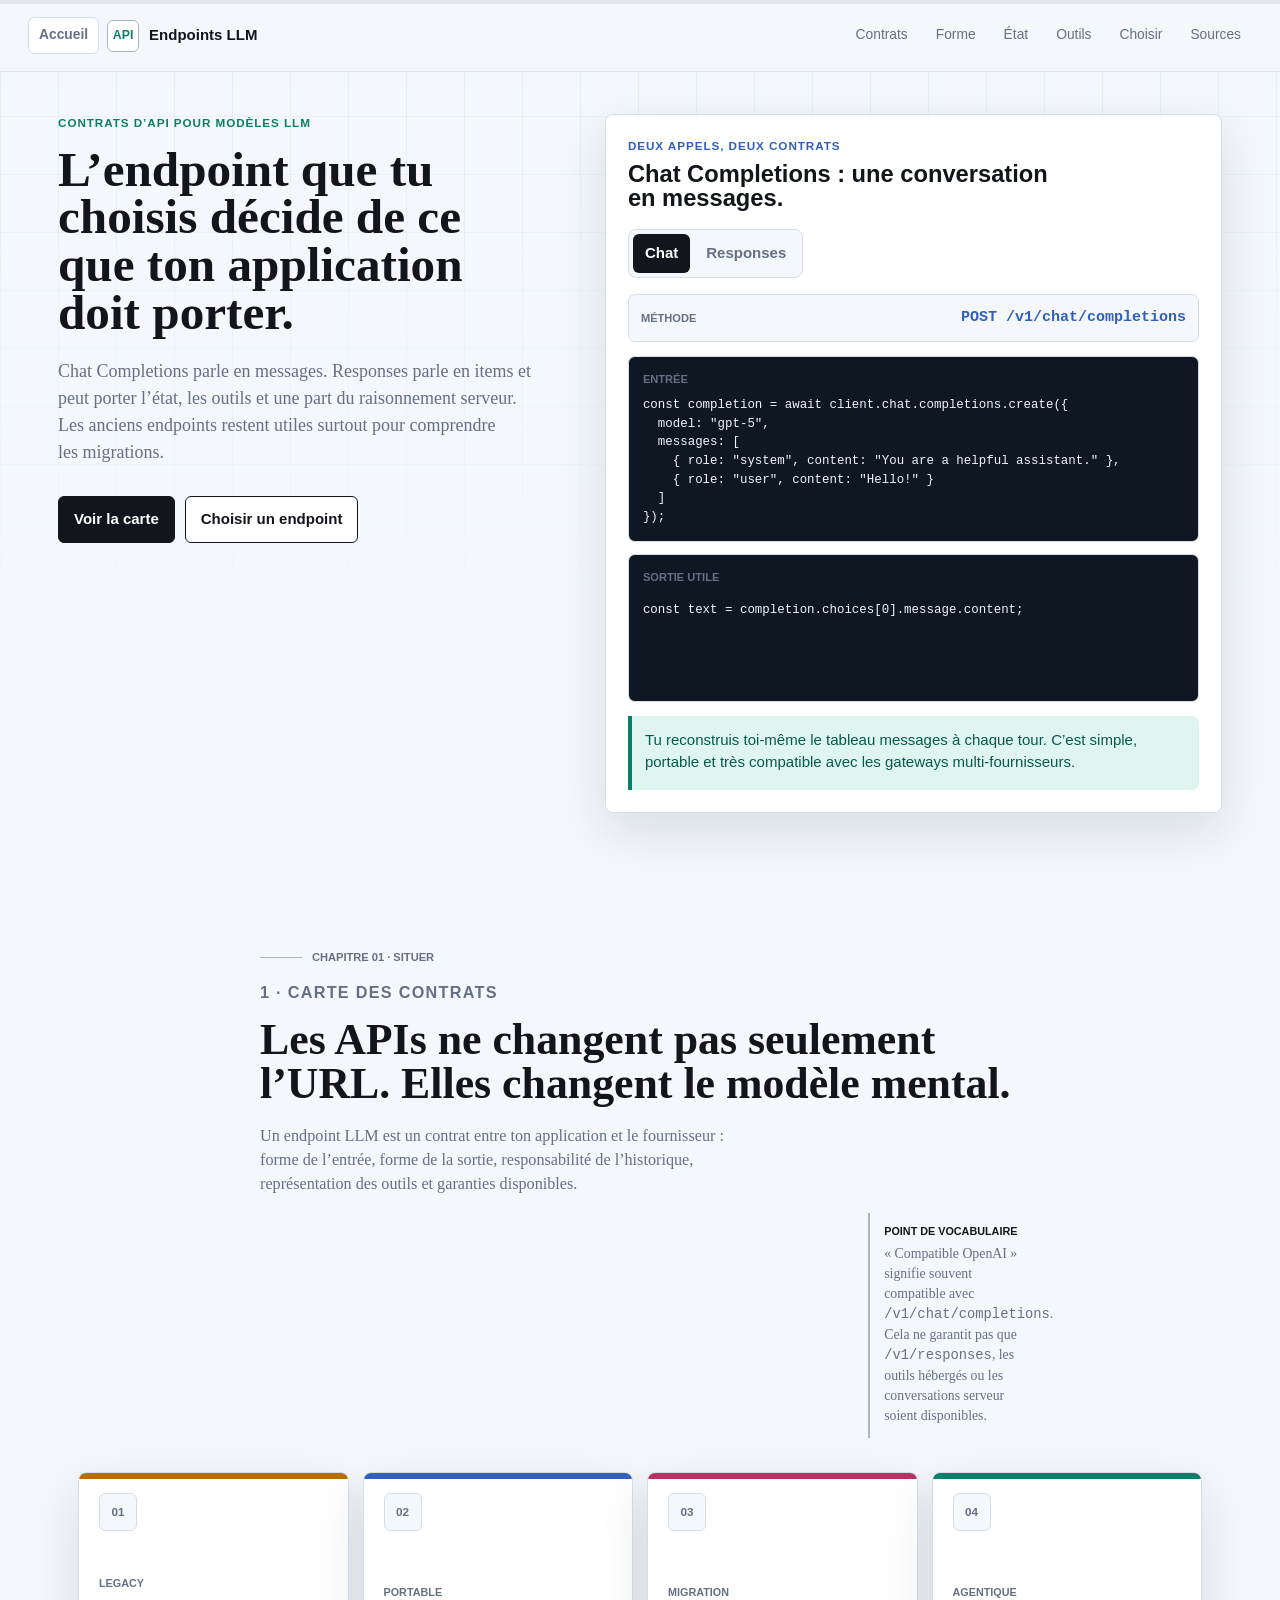
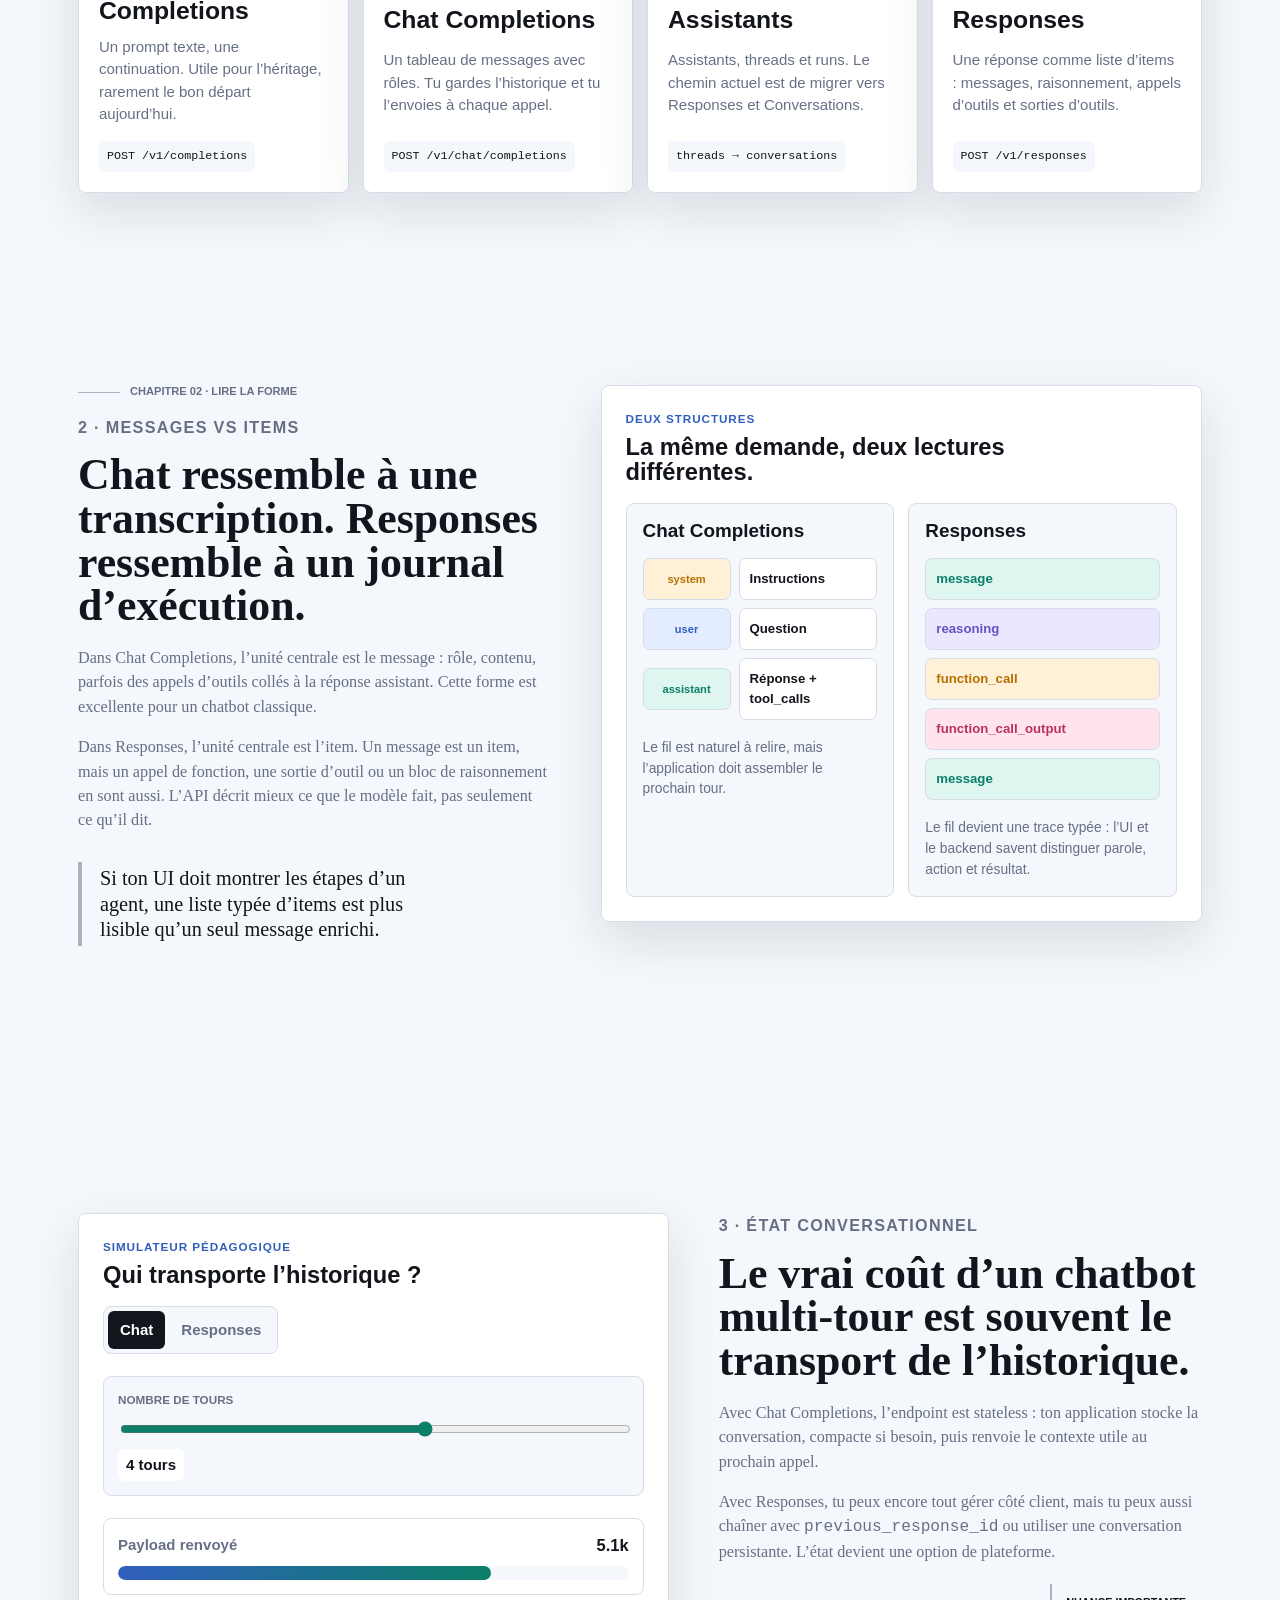
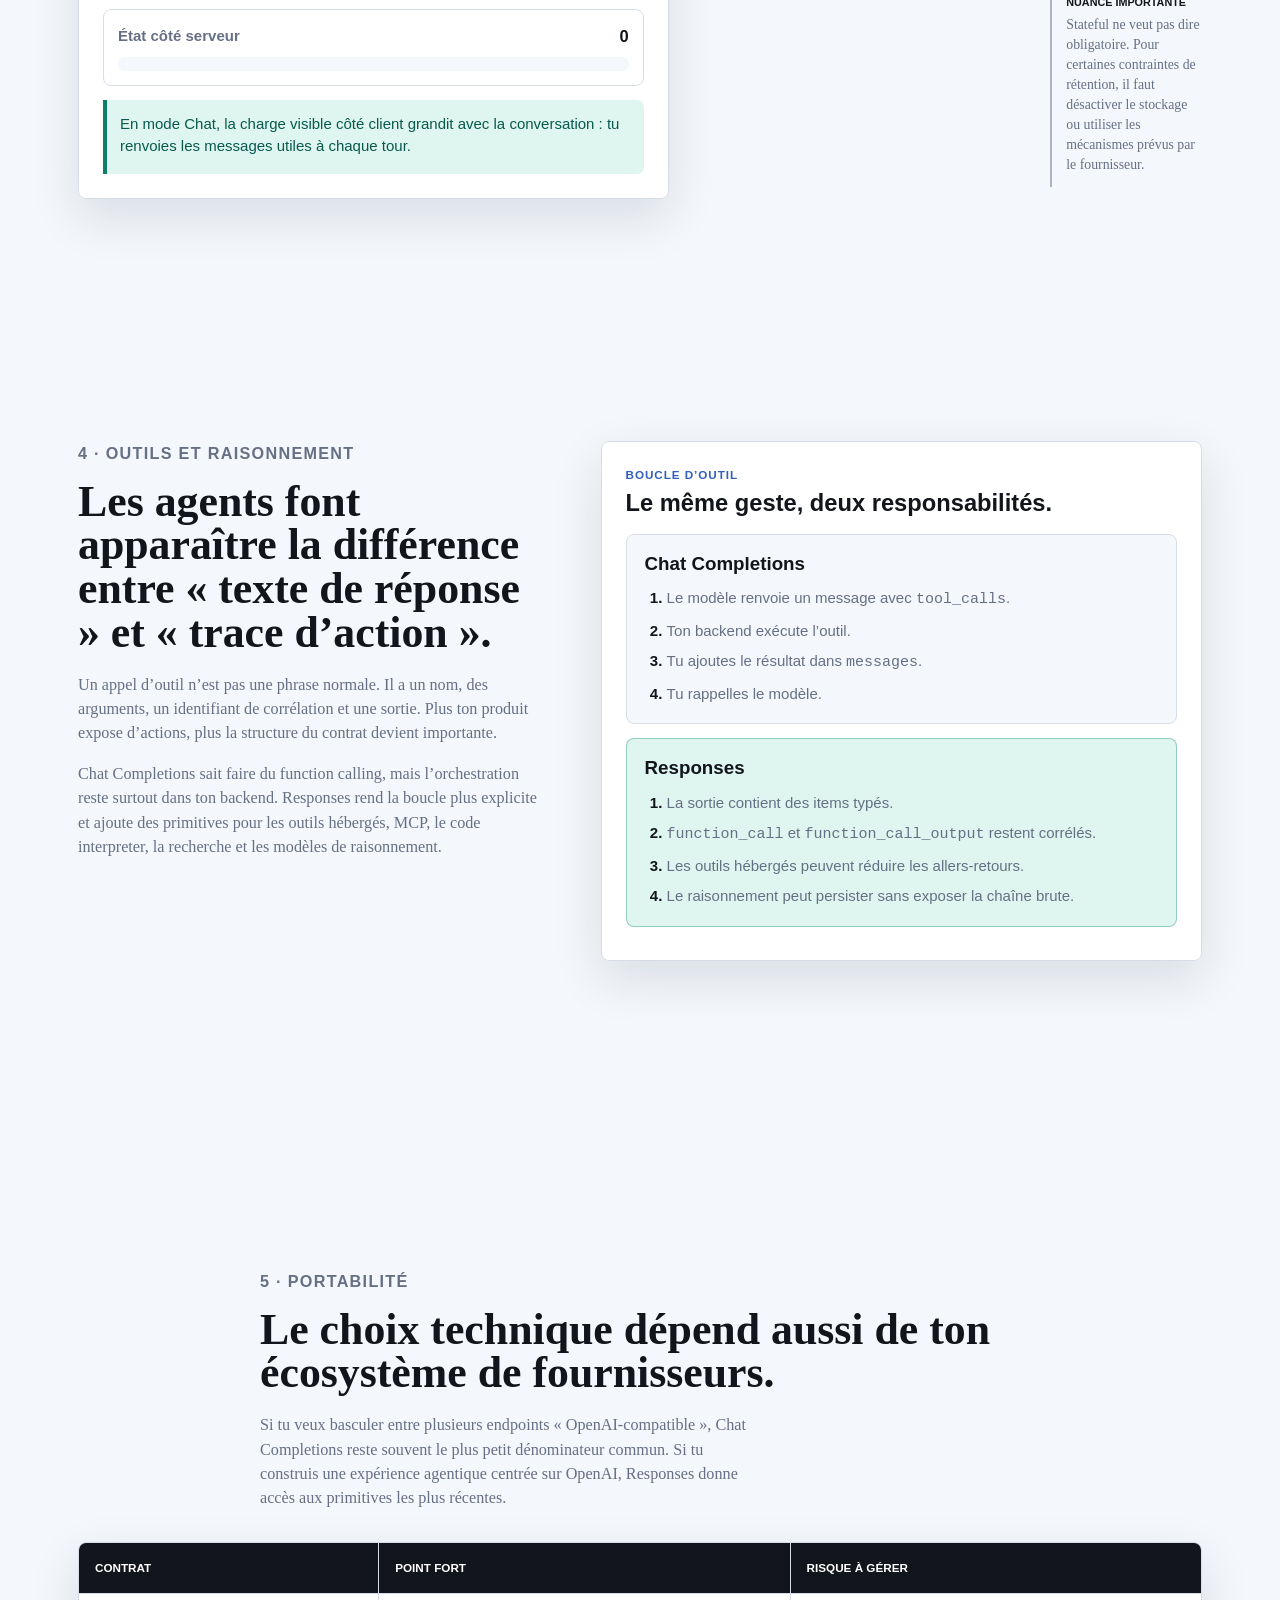
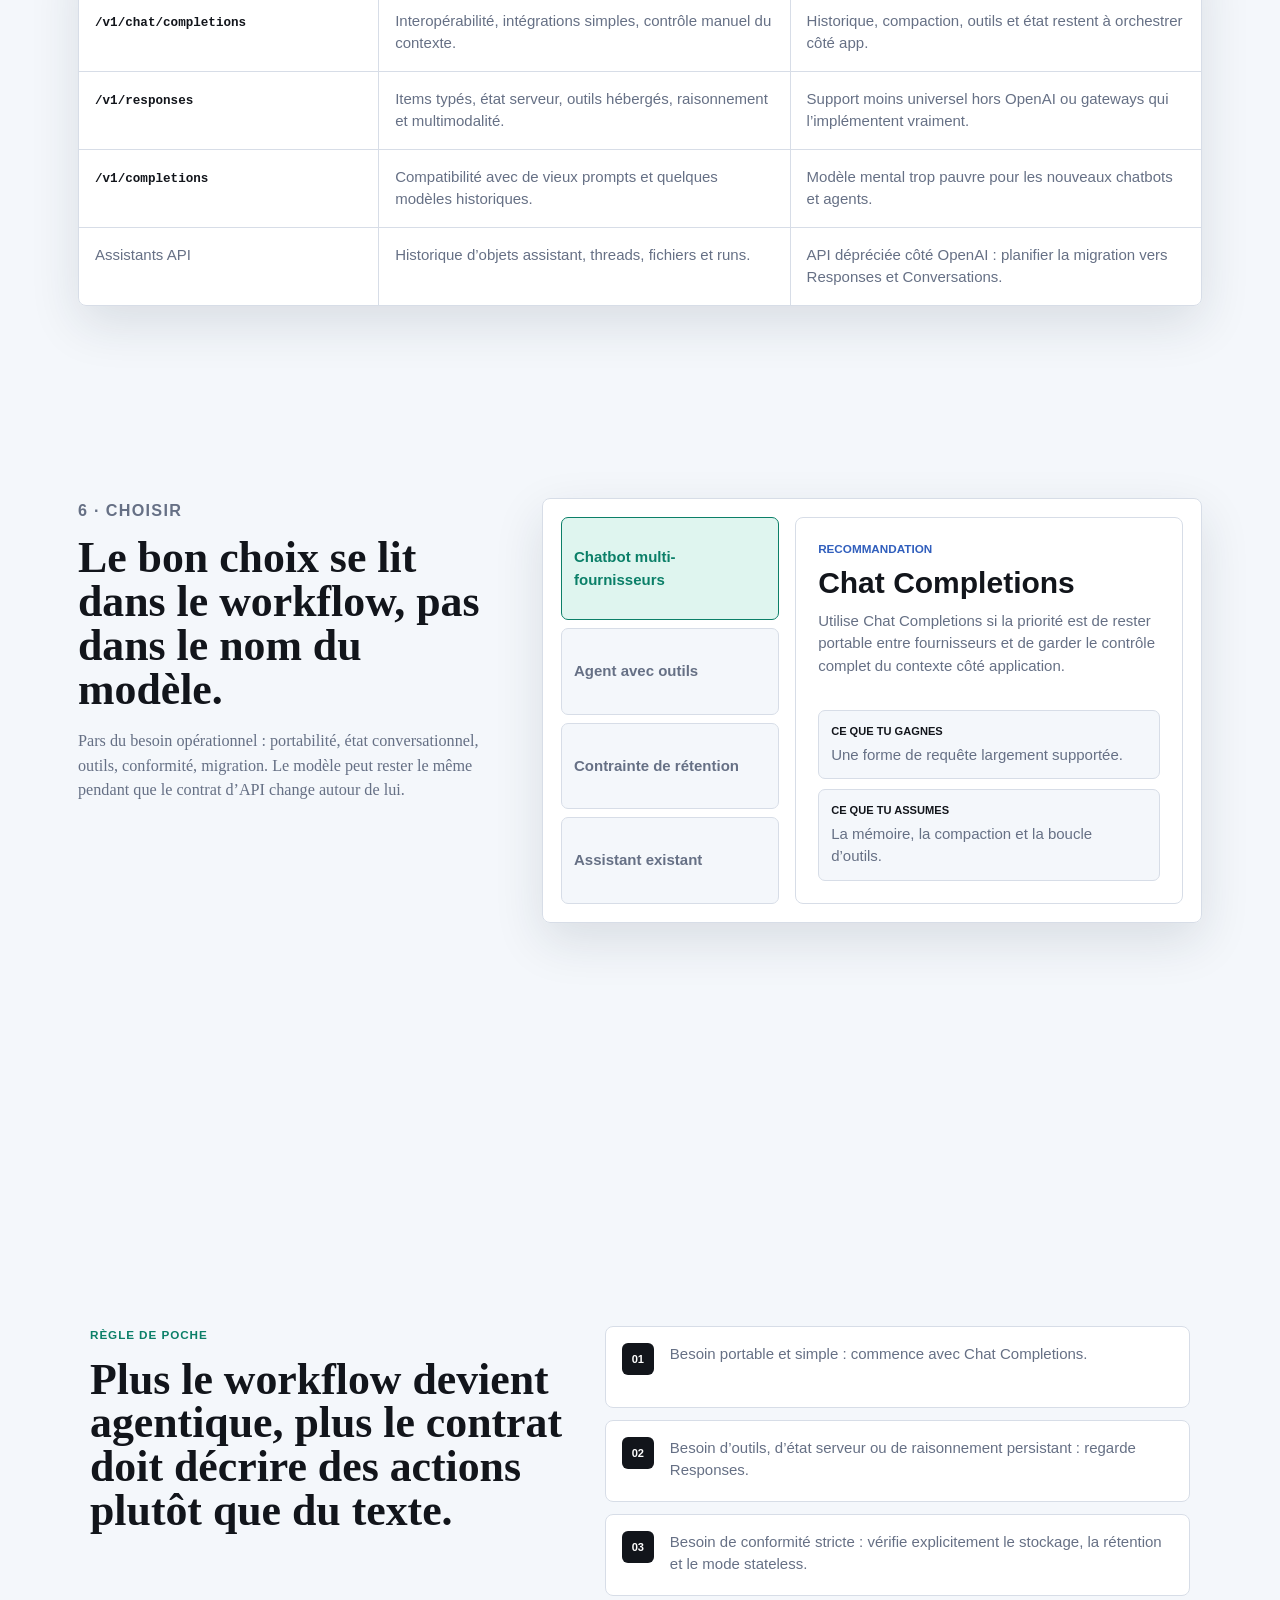
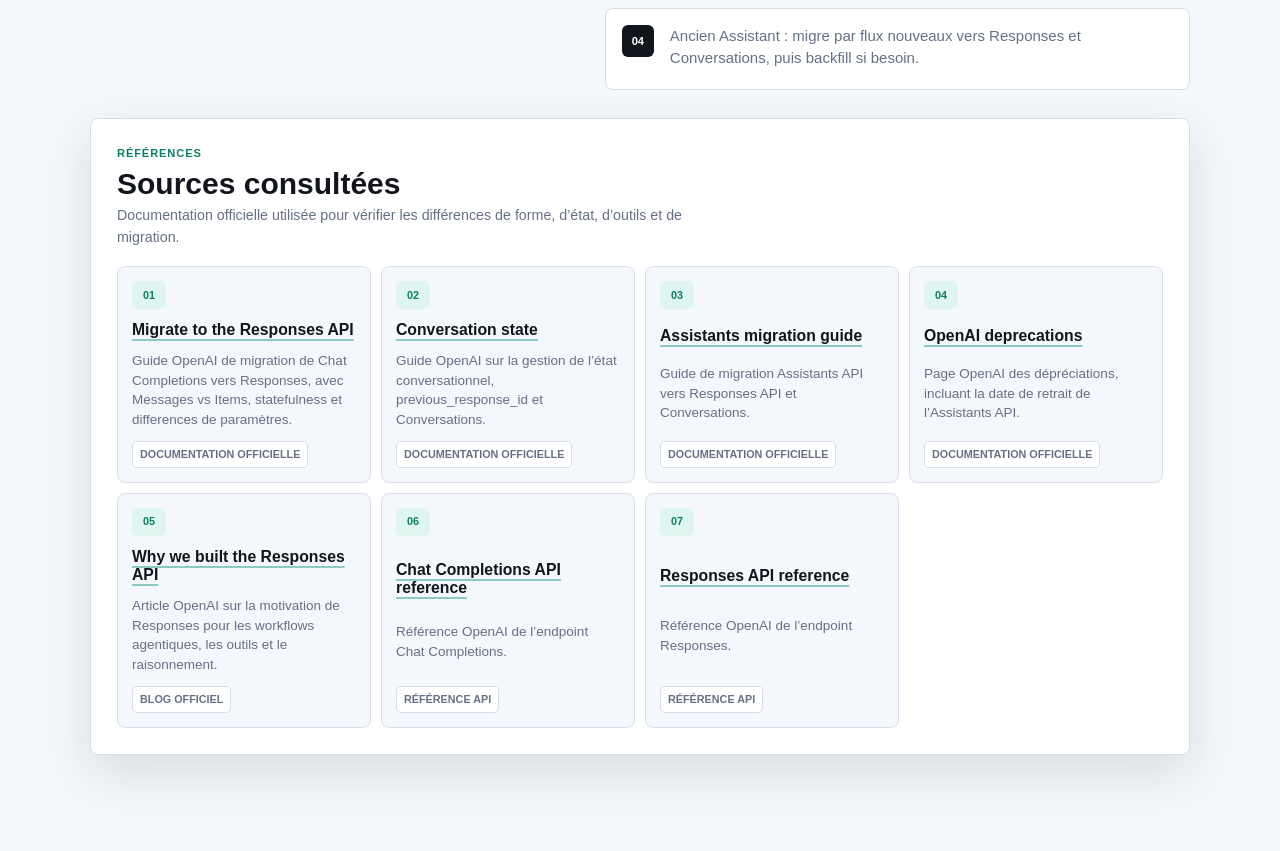
<file: public/llm-endpoint-apis/fr/index.html>
<!doctype html>
<html lang="fr">
  <head>
    <meta charset="utf-8" />
    <meta name="viewport" content="width=device-width, initial-scale=1" />
    <title>API LLM : choisir le bon endpoint</title>
    <meta
      name="description"
      content="Mini-site pedagogique en francais pour comparer Chat Completions, Responses, Assistants et Completions quand on parle a des endpoints LLM."
    />
    <link
      rel="icon"
      href="data:image/svg+xml,%3Csvg xmlns='http://www.w3.org/2000/svg' viewBox='0 0 64 64'%3E%3Crect width='64' height='64' rx='12' fill='%23f4f7fb'/%3E%3Cpath d='M12 18h40v9H12zM12 35h18v11H12zM36 35h16v11H36z' fill='%230b7f68'/%3E%3C/svg%3E"
    />
    <link rel="stylesheet" href="../../reset.css?v=20260519" />
    <link rel="stylesheet" href="../../story.css?v=20260525-editorial3" />
    <link rel="stylesheet" href="./styles.css?v=20260526-endpoints2" />
    <script
      type="module"
      src="../../_components/source-list/source-list.js"
    ></script>
    <script src="../../story.js?v=20260525-editorial3" defer></script>
    <script src="./script.js?v=20260526-endpoints" defer></script>
  </head>
  <body>
    <a class="skip-link" href="#content">Aller au contenu</a>
    <div class="scroll-progress" aria-hidden="true">
      <span data-progress-fill></span>
    </div>

    <header class="site-header" aria-label="Navigation de la page">
      <div class="header-start">
        <a class="home-link" href="../../" aria-label="Retour à l’accueil"
          >Accueil</a
        >
        <a class="brand" href="#top" aria-label="Retour au debut">
          <span class="brand-mark" aria-hidden="true">API</span>
          Endpoints LLM
        </a>
      </div>
      <nav class="story-nav" aria-label="Chapitres">
        <a href="#contracts" data-nav-link="contracts">Contrats</a>
        <a href="#shape" data-nav-link="shape">Forme</a>
        <a href="#state" data-nav-link="state">État</a>
        <a href="#tools" data-nav-link="tools">Outils</a>
        <a href="#decision" data-nav-link="decision">Choisir</a>
        <a href="#sources" data-nav-link="sources">Sources</a>
      </nav>
    </header>

    <main id="content">
      <section id="top" class="hero story-section" data-section="top">
        <div class="hero-copy">
          <p class="eyebrow">Contrats d’API pour modèles LLM</p>
          <h1>
            L’endpoint que tu choisis décide de ce que ton application doit
            porter.
          </h1>
          <p class="lead">
            Chat Completions parle en messages. Responses parle en items et peut
            porter l’état, les outils et une part du raisonnement serveur. Les
            anciens endpoints restent utiles surtout pour comprendre les
            migrations.
          </p>
          <div class="hero-actions" aria-label="Actions rapides">
            <a class="button primary" href="#contracts">Voir la carte</a>
            <a class="button secondary" href="#decision">Choisir un endpoint</a>
          </div>
        </div>

        <div
          class="hero-visual api-switcher"
          data-api-switcher
          data-active-api="chat"
        >
          <div class="visual-heading">
            <span>Deux appels, deux contrats</span>
            <strong data-api-title
              >Chat Completions : une conversation en messages.</strong
            >
          </div>

          <div
            class="segmented-control"
            role="group"
            aria-label="Comparer les endpoints"
          >
            <button
              class="segment-button is-active"
              type="button"
              data-api-option="chat"
              aria-pressed="true"
            >
              Chat
            </button>
            <button
              class="segment-button"
              type="button"
              data-api-option="responses"
              aria-pressed="false"
            >
              Responses
            </button>
          </div>

          <div class="endpoint-path" aria-label="Endpoint actif">
            <span>Méthode</span>
            <code data-api-path>POST /v1/chat/completions</code>
          </div>

          <div class="code-grid">
            <article class="code-card">
              <span>Entrée</span>
              <pre><code data-request-code>const completion = await client.chat.completions.create({
  model: "gpt-5",
  messages: [
    { role: "system", content: "You are a helpful assistant." },
    { role: "user", content: "Hello!" }
  ]
});</code></pre>
            </article>
            <article class="code-card">
              <span>Sortie utile</span>
              <pre><code data-response-code>const text = completion.choices[0].message.content;</code></pre>
            </article>
          </div>

          <p class="switcher-note" data-api-note>
            Tu reconstruis toi-même le tableau <code>messages</code> à chaque
            tour. C’est simple, portable et très compatible avec les gateways
            multi-fournisseurs.
          </p>
        </div>
      </section>

      <section
        id="contracts"
        class="story-section contracts-section"
        data-section="contracts"
      >
        <div class="section-copy narrow">
          <p class="chapter-folio">Chapitre 01 · Situer</p>
          <p class="eyebrow">1 · Carte des contrats</p>
          <h2>
            Les APIs ne changent pas seulement l’URL. Elles changent le modèle
            mental.
          </h2>
          <p>
            Un endpoint LLM est un contrat entre ton application et le
            fournisseur : forme de l’entrée, forme de la sortie, responsabilité
            de l’historique, représentation des outils et garanties disponibles.
          </p>
          <aside class="margin-note">
            <strong>Point de vocabulaire</strong>
            « Compatible OpenAI » signifie souvent compatible avec
            <code>/v1/chat/completions</code>. Cela ne garantit pas que
            <code>/v1/responses</code>, les outils hébergés ou les conversations
            serveur soient disponibles.
          </aside>
        </div>

        <div
          class="contract-grid"
          aria-label="Carte des principaux contrats d'API LLM"
        >
          <article class="contract-card legacy-card">
            <span class="contract-index">01</span>
            <p class="contract-kicker">Legacy</p>
            <h3>Completions</h3>
            <p>
              Un prompt texte, une continuation. Utile pour l’héritage, rarement
              le bon départ aujourd’hui.
            </p>
            <code>POST /v1/completions</code>
          </article>
          <article class="contract-card portable-card">
            <span class="contract-index">02</span>
            <p class="contract-kicker">Portable</p>
            <h3>Chat Completions</h3>
            <p>
              Un tableau de messages avec rôles. Tu gardes l’historique et tu
              l’envoies à chaque appel.
            </p>
            <code>POST /v1/chat/completions</code>
          </article>
          <article class="contract-card migration-card">
            <span class="contract-index">03</span>
            <p class="contract-kicker">Migration</p>
            <h3>Assistants</h3>
            <p>
              Assistants, threads et runs. Le chemin actuel est de migrer vers
              Responses et Conversations.
            </p>
            <code>threads → conversations</code>
          </article>
          <article class="contract-card agentic-card">
            <span class="contract-index">04</span>
            <p class="contract-kicker">Agentique</p>
            <h3>Responses</h3>
            <p>
              Une réponse comme liste d’items : messages, raisonnement, appels
              d’outils et sorties d’outils.
            </p>
            <code>POST /v1/responses</code>
          </article>
        </div>
      </section>

      <section
        id="shape"
        class="story-section split-section"
        data-section="shape"
      >
        <div class="section-copy">
          <p class="chapter-folio">Chapitre 02 · Lire la forme</p>
          <p class="eyebrow">2 · Messages vs items</p>
          <h2>
            Chat ressemble à une transcription. Responses ressemble à un journal
            d’exécution.
          </h2>
          <p>
            Dans Chat Completions, l’unité centrale est le message : rôle,
            contenu, parfois des appels d’outils collés à la réponse assistant.
            Cette forme est excellente pour un chatbot classique.
          </p>
          <p>
            Dans Responses, l’unité centrale est l’item. Un message est un item,
            mais un appel de fonction, une sortie d’outil ou un bloc de
            raisonnement en sont aussi. L’API décrit mieux ce que le modèle
            fait, pas seulement ce qu’il dit.
          </p>
          <blockquote class="pull-quote">
            Si ton UI doit montrer les étapes d’un agent, une liste typée
            d’items est plus lisible qu’un seul message enrichi.
          </blockquote>
        </div>

        <div
          class="sticky-visual shape-board"
          aria-label="Comparaison entre messages et items"
        >
          <div class="visual-heading">
            <span>Deux structures</span>
            <strong>La même demande, deux lectures différentes.</strong>
          </div>

          <div class="shape-columns">
            <article class="shape-column chat-column">
              <h3>Chat Completions</h3>
              <div class="message-stack">
                <span class="role-chip system-role">system</span>
                <span class="message-line">Instructions</span>
                <span class="role-chip user-role">user</span>
                <span class="message-line">Question</span>
                <span class="role-chip assistant-role">assistant</span>
                <span class="message-line">Réponse + tool_calls</span>
              </div>
              <p>
                Le fil est naturel à relire, mais l’application doit assembler
                le prochain tour.
              </p>
            </article>

            <article class="shape-column response-column">
              <h3>Responses</h3>
              <div class="item-stack">
                <span class="item-pill message-item">message</span>
                <span class="item-pill reasoning-item">reasoning</span>
                <span class="item-pill call-item">function_call</span>
                <span class="item-pill output-item">function_call_output</span>
                <span class="item-pill message-item">message</span>
              </div>
              <p>
                Le fil devient une trace typée : l’UI et le backend savent
                distinguer parole, action et résultat.
              </p>
            </article>
          </div>
        </div>
      </section>

      <section
        id="state"
        class="story-section split-section reverse"
        data-section="state"
      >
        <div class="section-copy">
          <p class="eyebrow">3 · État conversationnel</p>
          <h2>
            Le vrai coût d’un chatbot multi-tour est souvent le transport de
            l’historique.
          </h2>
          <p>
            Avec Chat Completions, l’endpoint est stateless : ton application
            stocke la conversation, compacte si besoin, puis renvoie le contexte
            utile au prochain appel.
          </p>
          <p>
            Avec Responses, tu peux encore tout gérer côté client, mais tu peux
            aussi chaîner avec
            <code>previous_response_id</code> ou utiliser une conversation
            persistante. L’état devient une option de plateforme.
          </p>
          <aside class="margin-note">
            <strong>Nuance importante</strong>
            Stateful ne veut pas dire obligatoire. Pour certaines contraintes de
            rétention, il faut désactiver le stockage ou utiliser les mécanismes
            prévus par le fournisseur.
          </aside>
        </div>

        <div class="sticky-visual state-lab" data-state-lab>
          <div class="visual-heading">
            <span>Simulateur pédagogique</span>
            <strong>Qui transporte l’historique ?</strong>
          </div>

          <div
            class="segmented-control"
            role="group"
            aria-label="Mode de gestion de l'historique"
          >
            <button
              class="segment-button is-active"
              type="button"
              data-state-mode="chat"
              aria-pressed="true"
            >
              Chat
            </button>
            <button
              class="segment-button"
              type="button"
              data-state-mode="responses"
              aria-pressed="false"
            >
              Responses
            </button>
          </div>

          <label class="range-control">
            <span>Nombre de tours</span>
            <input
              type="range"
              min="1"
              max="6"
              value="4"
              step="1"
              data-turn-count
            />
            <output data-turn-output>4 tours</output>
          </label>

          <div class="state-meter" aria-label="Payload compare">
            <div class="meter-row">
              <span>Payload renvoyé</span>
              <strong data-payload-output>5.1k</strong>
              <div class="meter-track">
                <span data-payload-meter style="width: 72%"></span>
              </div>
            </div>
            <div class="meter-row">
              <span>État côté serveur</span>
              <strong data-server-output>0</strong>
              <div class="meter-track">
                <span data-server-meter style="width: 0%"></span>
              </div>
            </div>
          </div>

          <p class="lab-note" data-state-note>
            En mode Chat, la charge visible côté client grandit avec la
            conversation : tu renvoies les messages utiles à chaque tour.
          </p>
        </div>
      </section>

      <section
        id="tools"
        class="story-section split-section"
        data-section="tools"
      >
        <div class="section-copy">
          <p class="eyebrow">4 · Outils et raisonnement</p>
          <h2>
            Les agents font apparaître la différence entre « texte de réponse »
            et « trace d’action ».
          </h2>
          <p>
            Un appel d’outil n’est pas une phrase normale. Il a un nom, des
            arguments, un identifiant de corrélation et une sortie. Plus ton
            produit expose d’actions, plus la structure du contrat devient
            importante.
          </p>
          <p>
            Chat Completions sait faire du function calling, mais
            l’orchestration reste surtout dans ton backend. Responses rend la
            boucle plus explicite et ajoute des primitives pour les outils
            hébergés, MCP, le code interpreter, la recherche et les modèles de
            raisonnement.
          </p>
        </div>

        <div
          class="sticky-visual tool-loop"
          aria-label="Deux boucles d'appel d'outil"
        >
          <div class="visual-heading">
            <span>Boucle d’outil</span>
            <strong>Le même geste, deux responsabilités.</strong>
          </div>

          <div class="loop-grid">
            <article class="loop-card">
              <h3>Chat Completions</h3>
              <ol>
                <li>
                  Le modèle renvoie un message avec <code>tool_calls</code>.
                </li>
                <li>Ton backend exécute l’outil.</li>
                <li>Tu ajoutes le résultat dans <code>messages</code>.</li>
                <li>Tu rappelles le modèle.</li>
              </ol>
            </article>
            <article class="loop-card highlighted">
              <h3>Responses</h3>
              <ol>
                <li>La sortie contient des items typés.</li>
                <li>
                  <code>function_call</code> et
                  <code>function_call_output</code> restent corrélés.
                </li>
                <li>Les outils hébergés peuvent réduire les allers-retours.</li>
                <li>
                  Le raisonnement peut persister sans exposer la chaîne brute.
                </li>
              </ol>
            </article>
          </div>
        </div>
      </section>

      <section
        id="compatibility"
        class="story-section compatibility-section"
        data-section="compatibility"
      >
        <div class="section-copy narrow">
          <p class="eyebrow">5 · Portabilité</p>
          <h2>
            Le choix technique dépend aussi de ton écosystème de fournisseurs.
          </h2>
          <p>
            Si tu veux basculer entre plusieurs endpoints « OpenAI-compatible »,
            Chat Completions reste souvent le plus petit dénominateur commun. Si
            tu construis une expérience agentique centrée sur OpenAI, Responses
            donne accès aux primitives les plus récentes.
          </p>
        </div>

        <div
          class="compatibility-table"
          role="table"
          aria-label="Comparaison des API LLM"
        >
          <div class="table-row table-head" role="row">
            <span role="columnheader">Contrat</span>
            <span role="columnheader">Point fort</span>
            <span role="columnheader">Risque à gérer</span>
          </div>
          <div class="table-row" role="row">
            <span role="cell"><code>/v1/chat/completions</code></span>
            <span role="cell"
              >Interopérabilité, intégrations simples, contrôle manuel du
              contexte.</span
            >
            <span role="cell"
              >Historique, compaction, outils et état restent à orchestrer côté
              app.</span
            >
          </div>
          <div class="table-row" role="row">
            <span role="cell"><code>/v1/responses</code></span>
            <span role="cell"
              >Items typés, état serveur, outils hébergés, raisonnement et
              multimodalité.</span
            >
            <span role="cell"
              >Support moins universel hors OpenAI ou gateways qui
              l’implémentent vraiment.</span
            >
          </div>
          <div class="table-row" role="row">
            <span role="cell"><code>/v1/completions</code></span>
            <span role="cell"
              >Compatibilité avec de vieux prompts et quelques modèles
              historiques.</span
            >
            <span role="cell"
              >Modèle mental trop pauvre pour les nouveaux chatbots et
              agents.</span
            >
          </div>
          <div class="table-row" role="row">
            <span role="cell">Assistants API</span>
            <span role="cell"
              >Historique d’objets assistant, threads, fichiers et runs.</span
            >
            <span role="cell"
              >API dépréciée côté OpenAI : planifier la migration vers Responses
              et Conversations.</span
            >
          </div>
        </div>
      </section>

      <section
        id="decision"
        class="story-section decision-section"
        data-section="decision"
      >
        <div class="section-copy">
          <p class="eyebrow">6 · Choisir</p>
          <h2>
            Le bon choix se lit dans le workflow, pas dans le nom du modèle.
          </h2>
          <p>
            Pars du besoin opérationnel : portabilité, état conversationnel,
            outils, conformité, migration. Le modèle peut rester le même pendant
            que le contrat d’API change autour de lui.
          </p>
        </div>

        <div class="decision-lab" data-decision-lab>
          <div
            class="scenario-list"
            role="group"
            aria-label="Choisir un scenario"
          >
            <button
              class="scenario-button is-active"
              type="button"
              data-scenario="portable"
              aria-pressed="true"
            >
              Chatbot multi-fournisseurs
            </button>
            <button
              class="scenario-button"
              type="button"
              data-scenario="agent"
              aria-pressed="false"
            >
              Agent avec outils
            </button>
            <button
              class="scenario-button"
              type="button"
              data-scenario="compliance"
              aria-pressed="false"
            >
              Contrainte de rétention
            </button>
            <button
              class="scenario-button"
              type="button"
              data-scenario="migration"
              aria-pressed="false"
            >
              Assistant existant
            </button>
          </div>

          <article class="recommendation-card" aria-live="polite">
            <span data-recommendation-kicker>Recommandation</span>
            <h3 data-recommendation-title>Chat Completions</h3>
            <p data-recommendation-copy>
              Utilise Chat Completions si la priorité est de rester portable
              entre fournisseurs et de garder le contrôle complet du contexte
              côté application.
            </p>
            <dl class="recommendation-details">
              <div>
                <dt>Ce que tu gagnes</dt>
                <dd data-recommendation-gain>
                  Une forme de requête largement supportée.
                </dd>
              </div>
              <div>
                <dt>Ce que tu assumes</dt>
                <dd data-recommendation-cost>
                  La mémoire, la compaction et la boucle d’outils.
                </dd>
              </div>
            </dl>
          </article>
        </div>
      </section>

      <section
        id="sources"
        class="story-section sources-section"
        data-section="sources"
      >
        <div class="recap-layout">
          <div>
            <p class="eyebrow">Règle de poche</p>
            <h2>
              Plus le workflow devient agentique, plus le contrat doit décrire
              des actions plutôt que du texte.
            </h2>
          </div>
          <ol class="recap-list">
            <li>Besoin portable et simple : commence avec Chat Completions.</li>
            <li>
              Besoin d’outils, d’état serveur ou de raisonnement persistant :
              regarde Responses.
            </li>
            <li>
              Besoin de conformité stricte : vérifie explicitement le stockage,
              la rétention et le mode stateless.
            </li>
            <li>
              Ancien Assistant : migre par flux nouveaux vers Responses et
              Conversations, puis backfill si besoin.
            </li>
          </ol>
        </div>

        <source-list
          kicker="Références"
          title="Sources consultées"
          summary="Documentation officielle utilisée pour vérifier les différences de forme, d’état, d’outils et de migration."
          aria-label="Sources consultees"
        >
          <a
            href="https://developers.openai.com/api/docs/guides/migrate-to-responses"
            data-source-meta="Documentation officielle"
            data-source-description="Guide OpenAI de migration de Chat Completions vers Responses, avec Messages vs Items, statefulness et differences de paramètres."
            >Migrate to the Responses API</a
          >
          <a
            href="https://developers.openai.com/api/docs/guides/conversation-state"
            data-source-meta="Documentation officielle"
            data-source-description="Guide OpenAI sur la gestion de l’état conversationnel, previous_response_id et Conversations."
            >Conversation state</a
          >
          <a
            href="https://developers.openai.com/api/docs/assistants/migration"
            data-source-meta="Documentation officielle"
            data-source-description="Guide de migration Assistants API vers Responses API et Conversations."
            >Assistants migration guide</a
          >
          <a
            href="https://developers.openai.com/api/docs/deprecations"
            data-source-meta="Documentation officielle"
            data-source-description="Page OpenAI des dépréciations, incluant la date de retrait de l’Assistants API."
            >OpenAI deprecations</a
          >
          <a
            href="https://developers.openai.com/blog/responses-api"
            data-source-meta="Blog officiel"
            data-source-description="Article OpenAI sur la motivation de Responses pour les workflows agentiques, les outils et le raisonnement."
            >Why we built the Responses API</a
          >
          <a
            href="https://platform.openai.com/docs/api-reference/chat"
            data-source-meta="Référence API"
            data-source-description="Référence OpenAI de l’endpoint Chat Completions."
            >Chat Completions API reference</a
          >
          <a
            href="https://platform.openai.com/docs/api-reference/responses"
            data-source-meta="Référence API"
            data-source-description="Référence OpenAI de l’endpoint Responses."
            >Responses API reference</a
          >
        </source-list>
      </section>
    </main>

    <noscript>
      <p class="noscript">
        La page reste lisible sans JavaScript. Active JavaScript pour le
        comparateur, le simulateur et le sélecteur.
      </p>
    </noscript>
  </body>
</html>
</file>
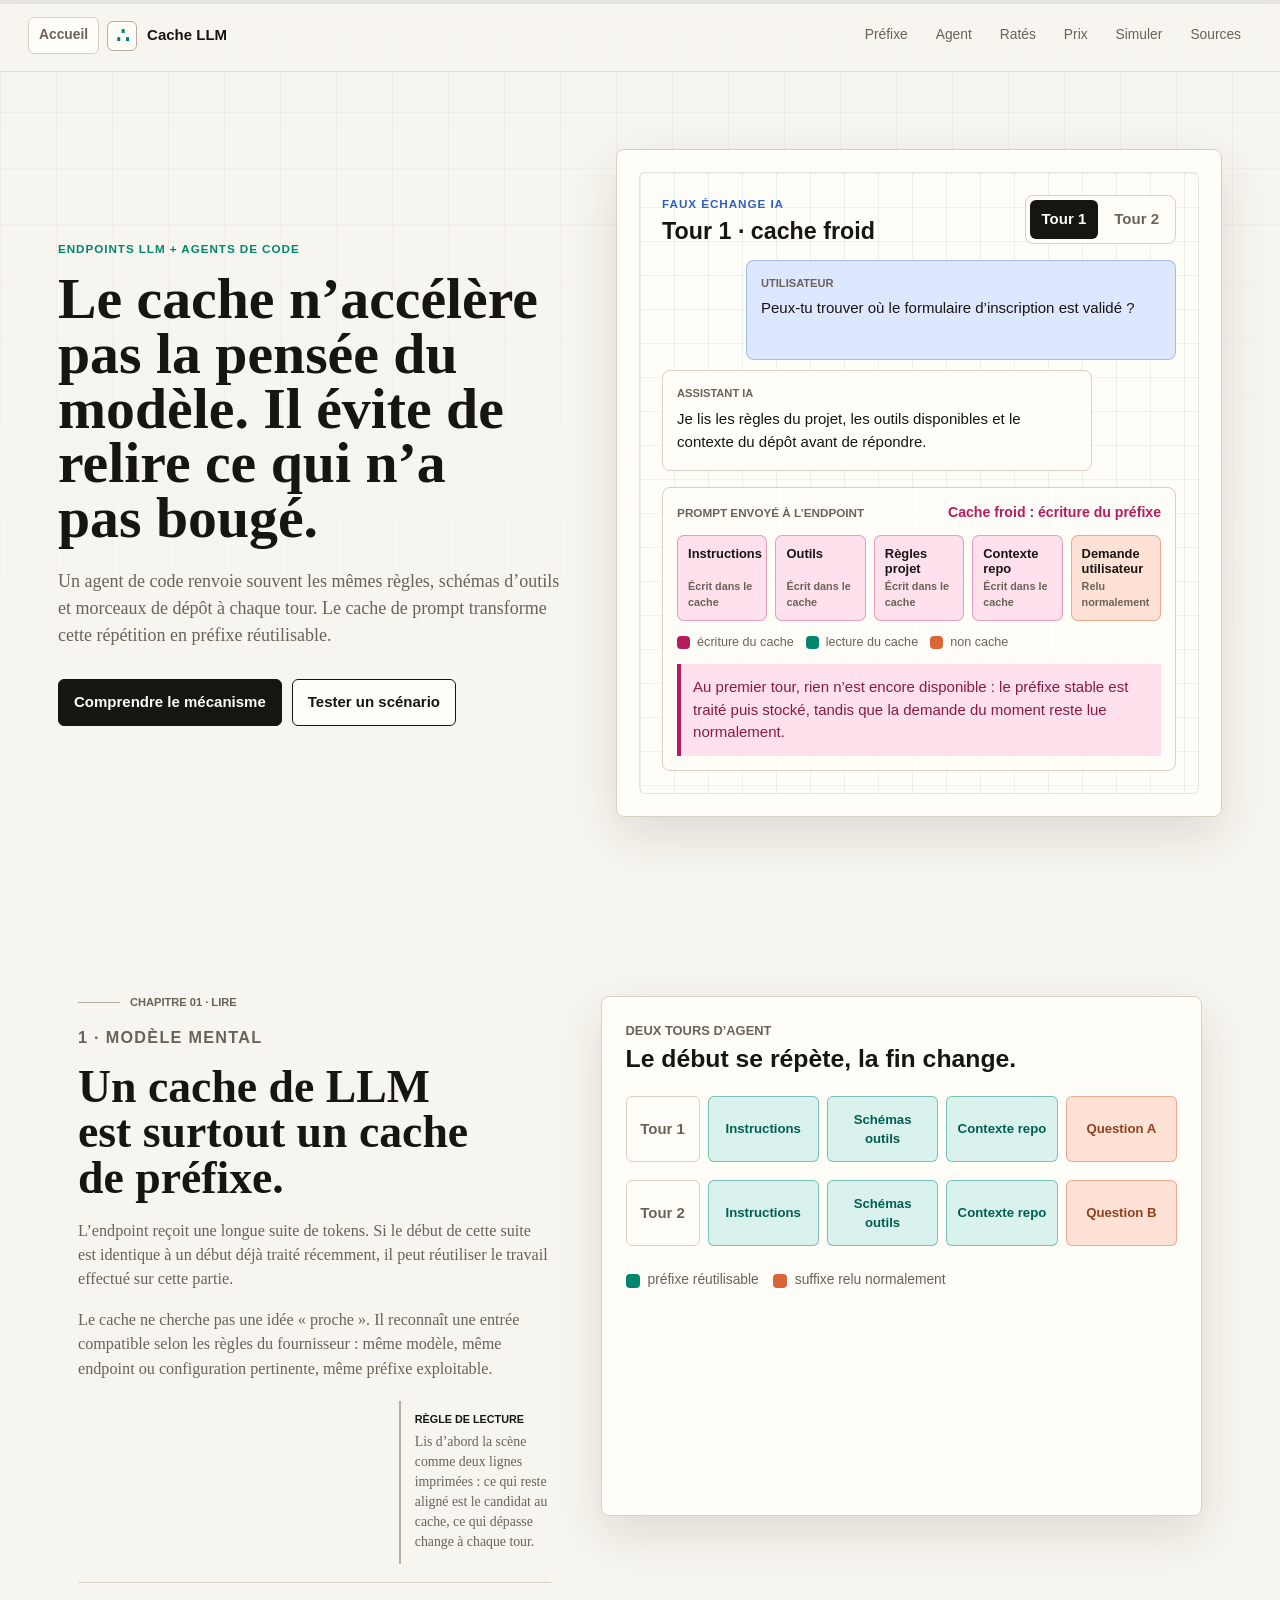
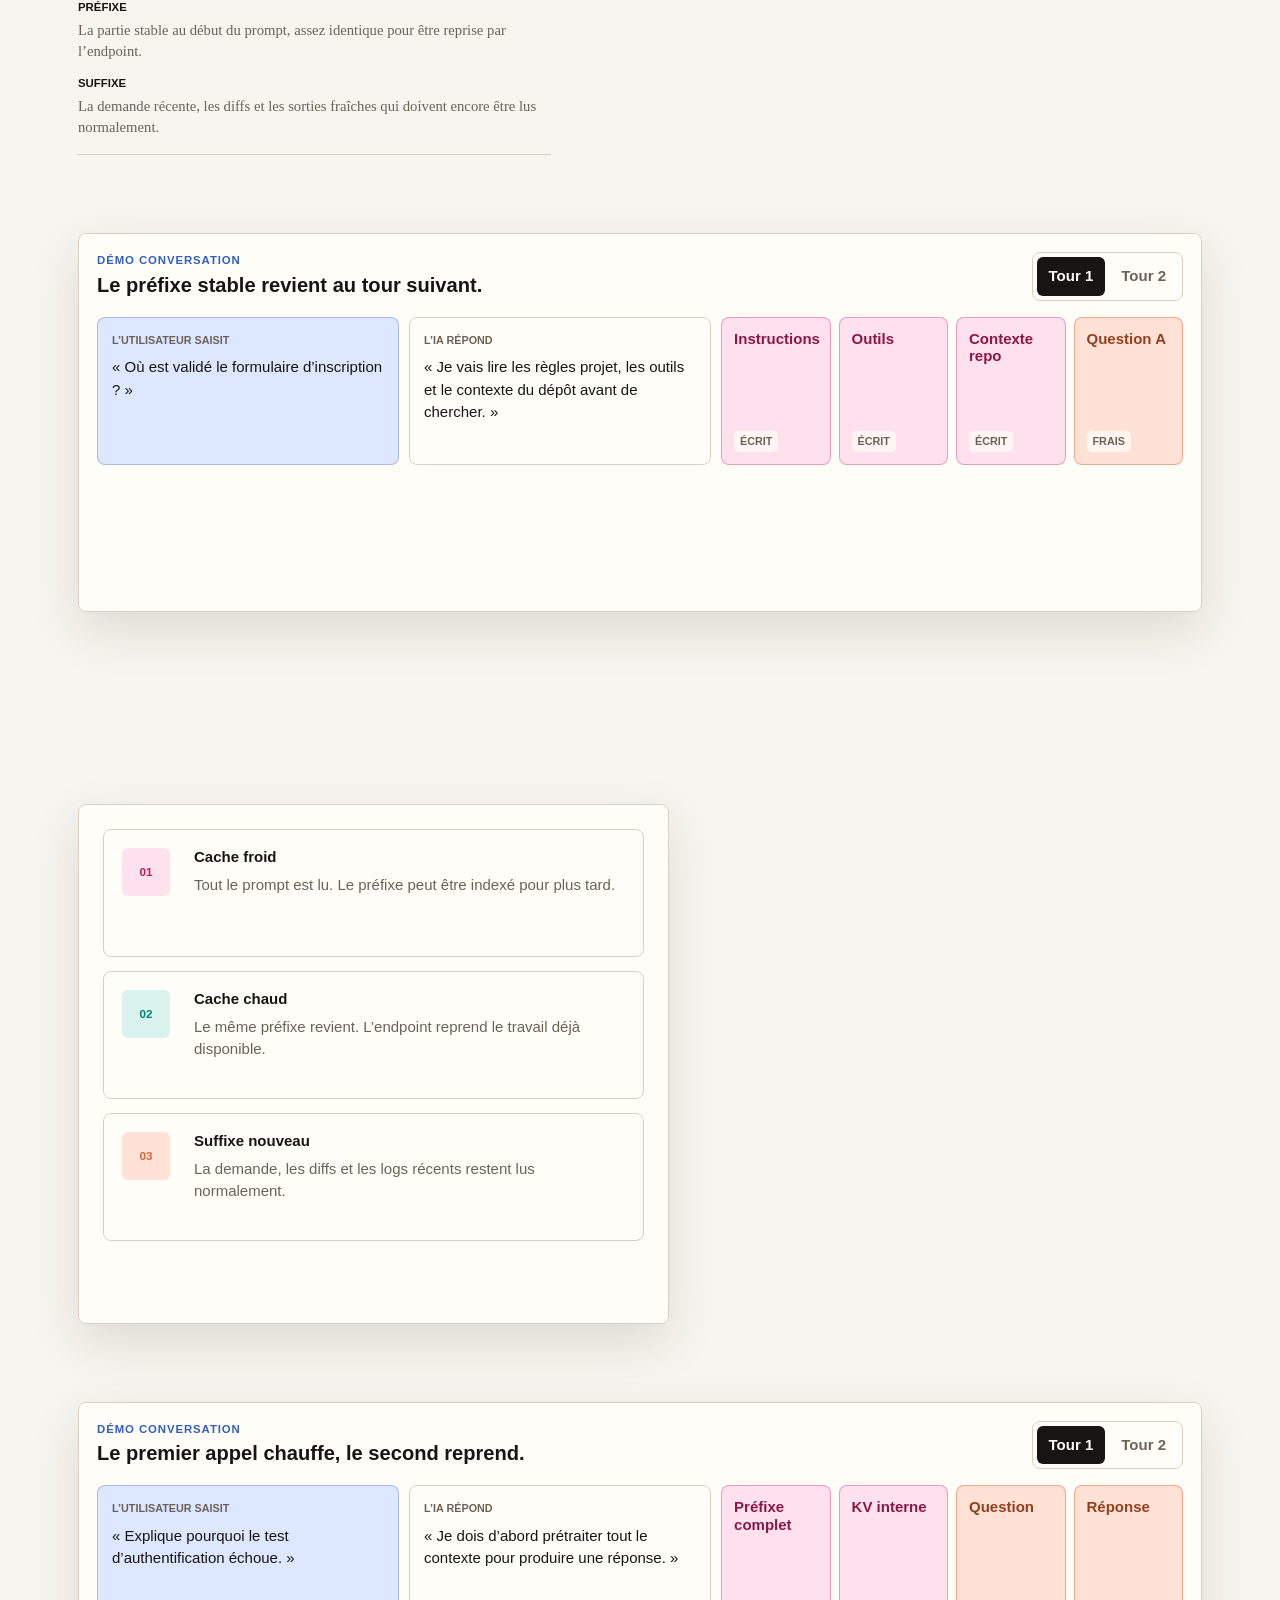
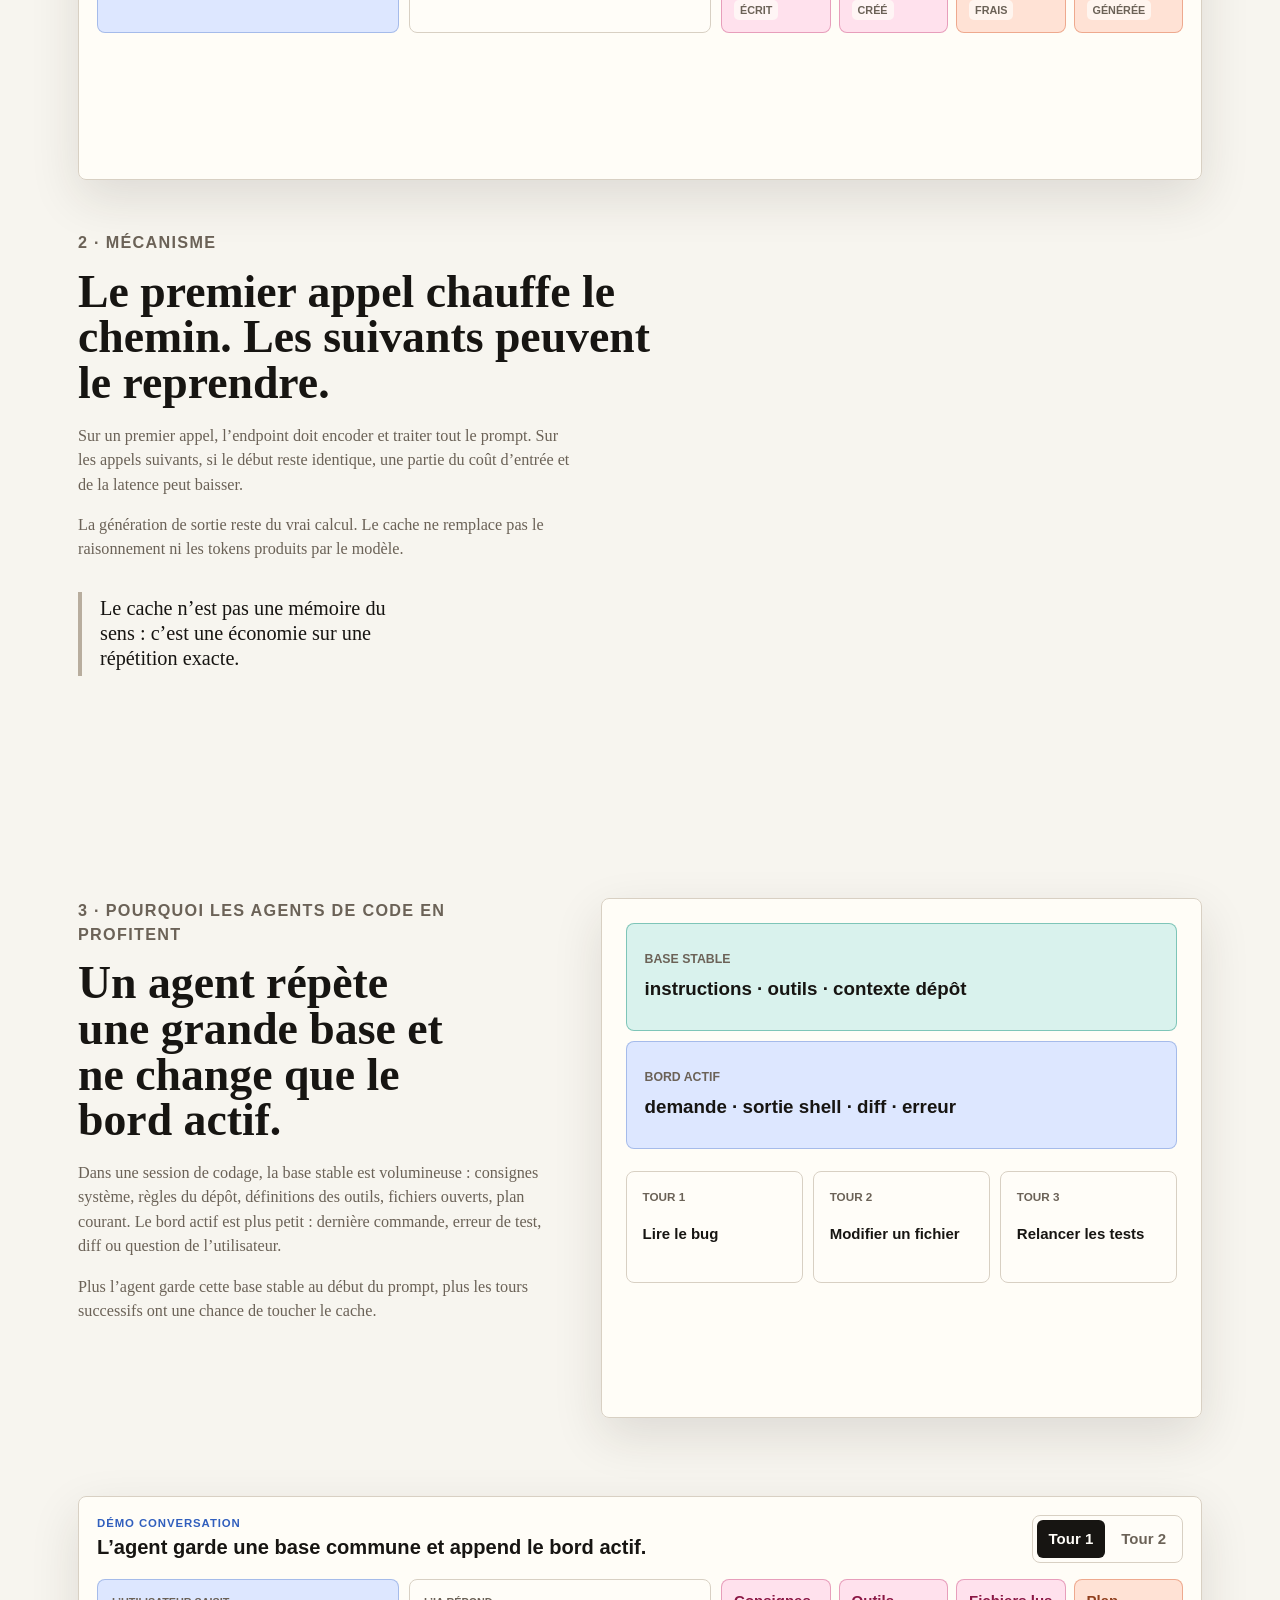
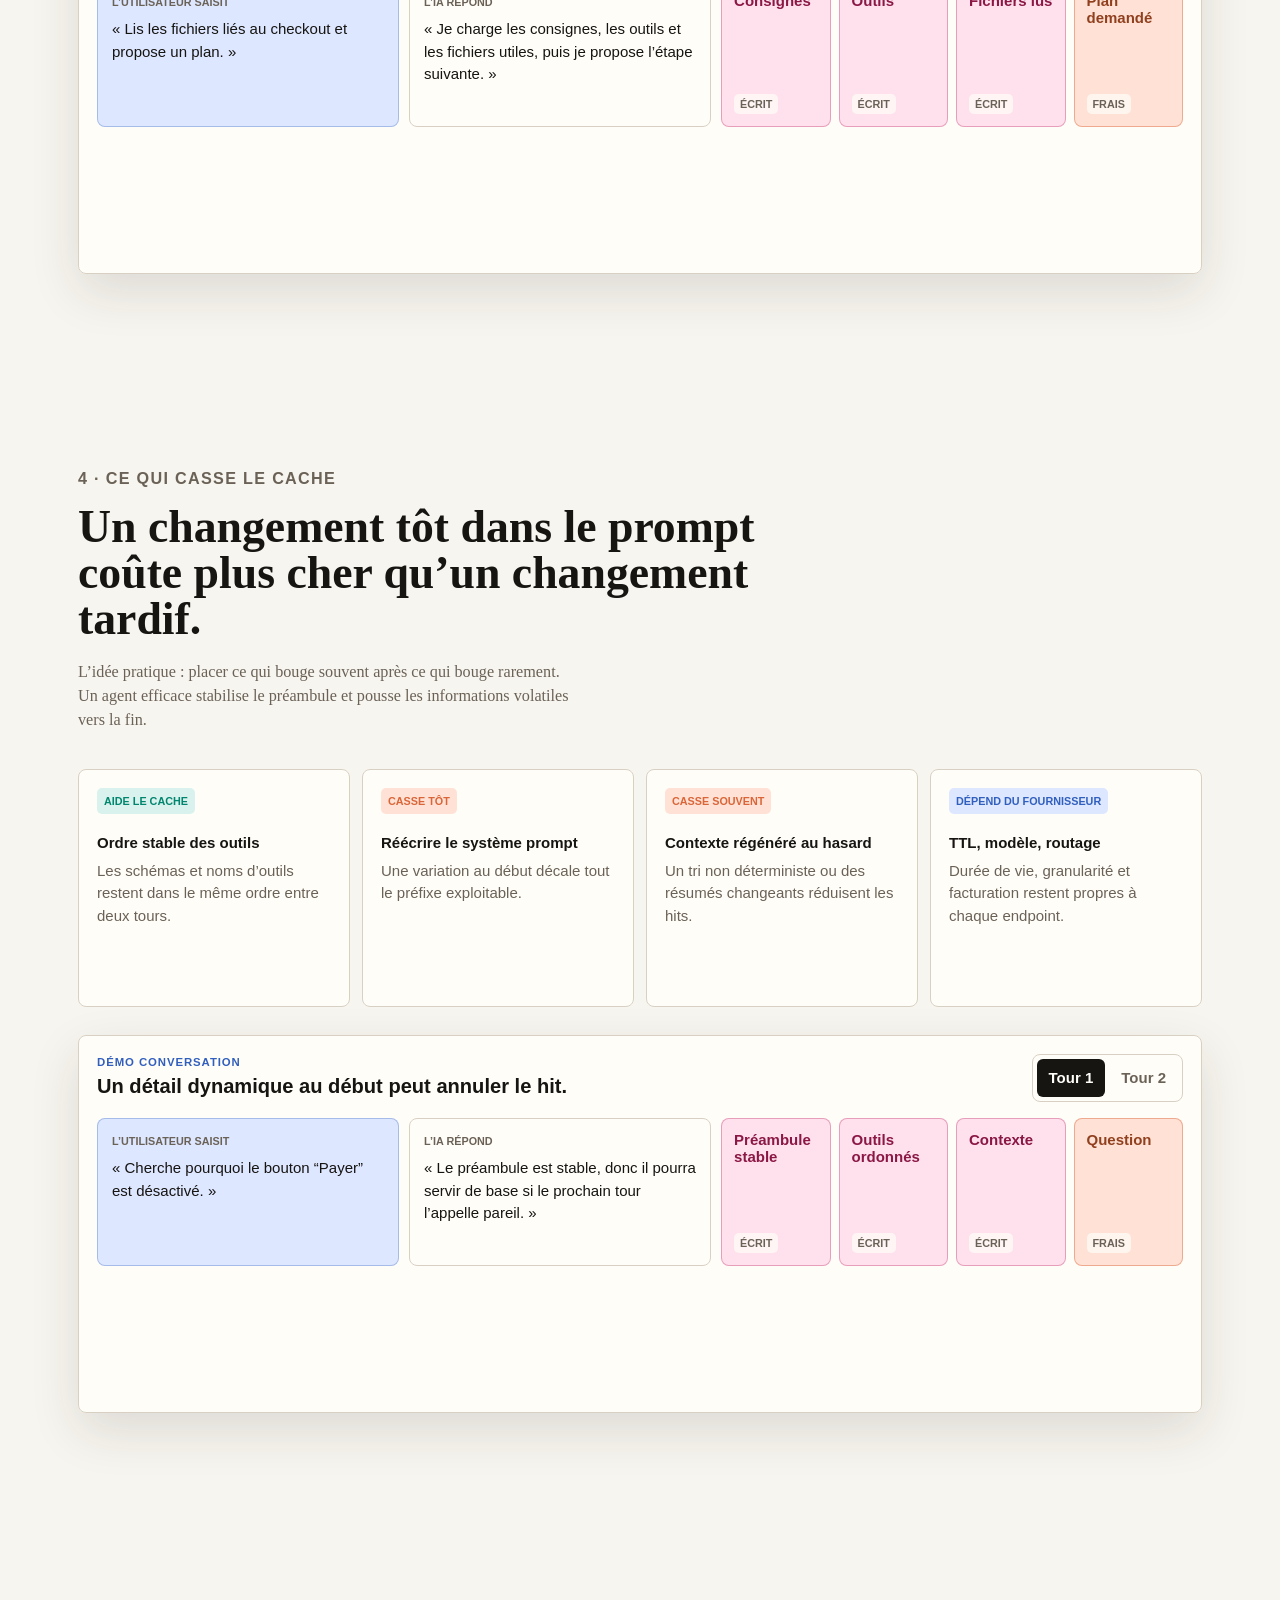
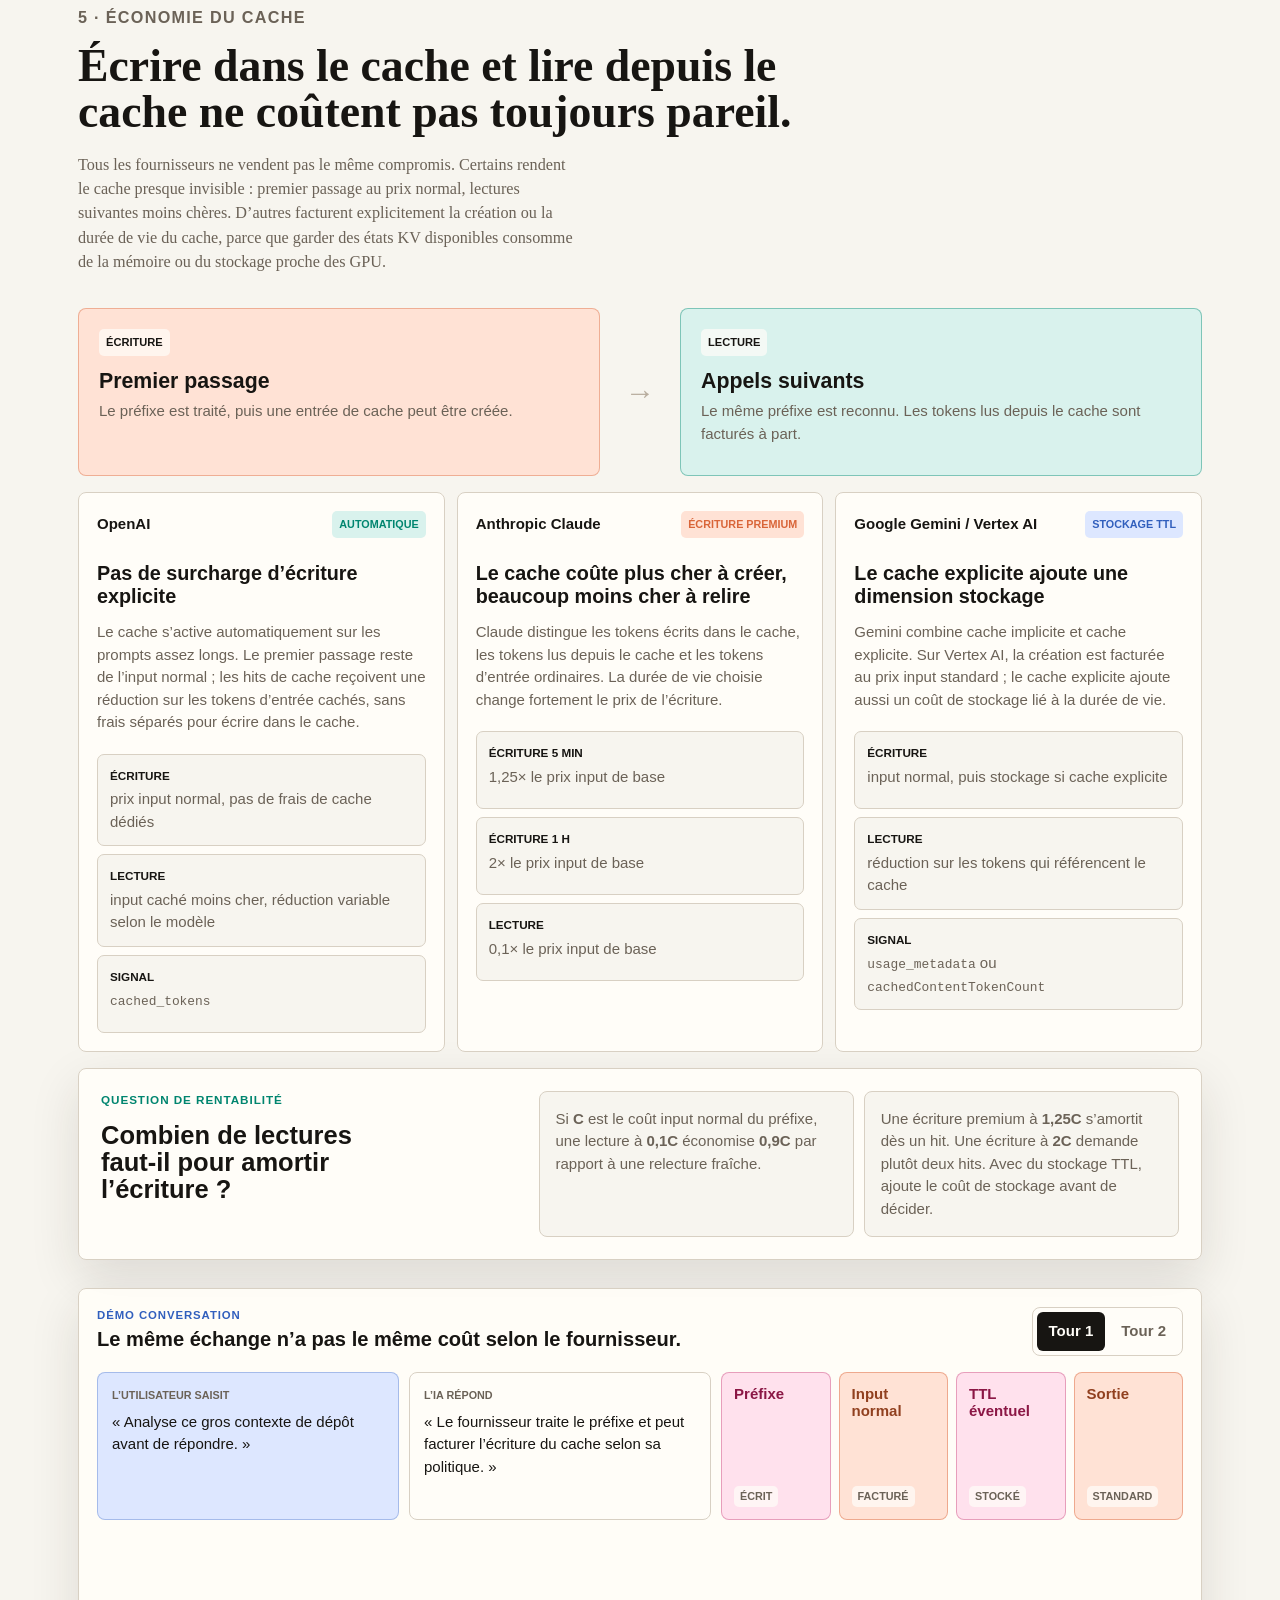
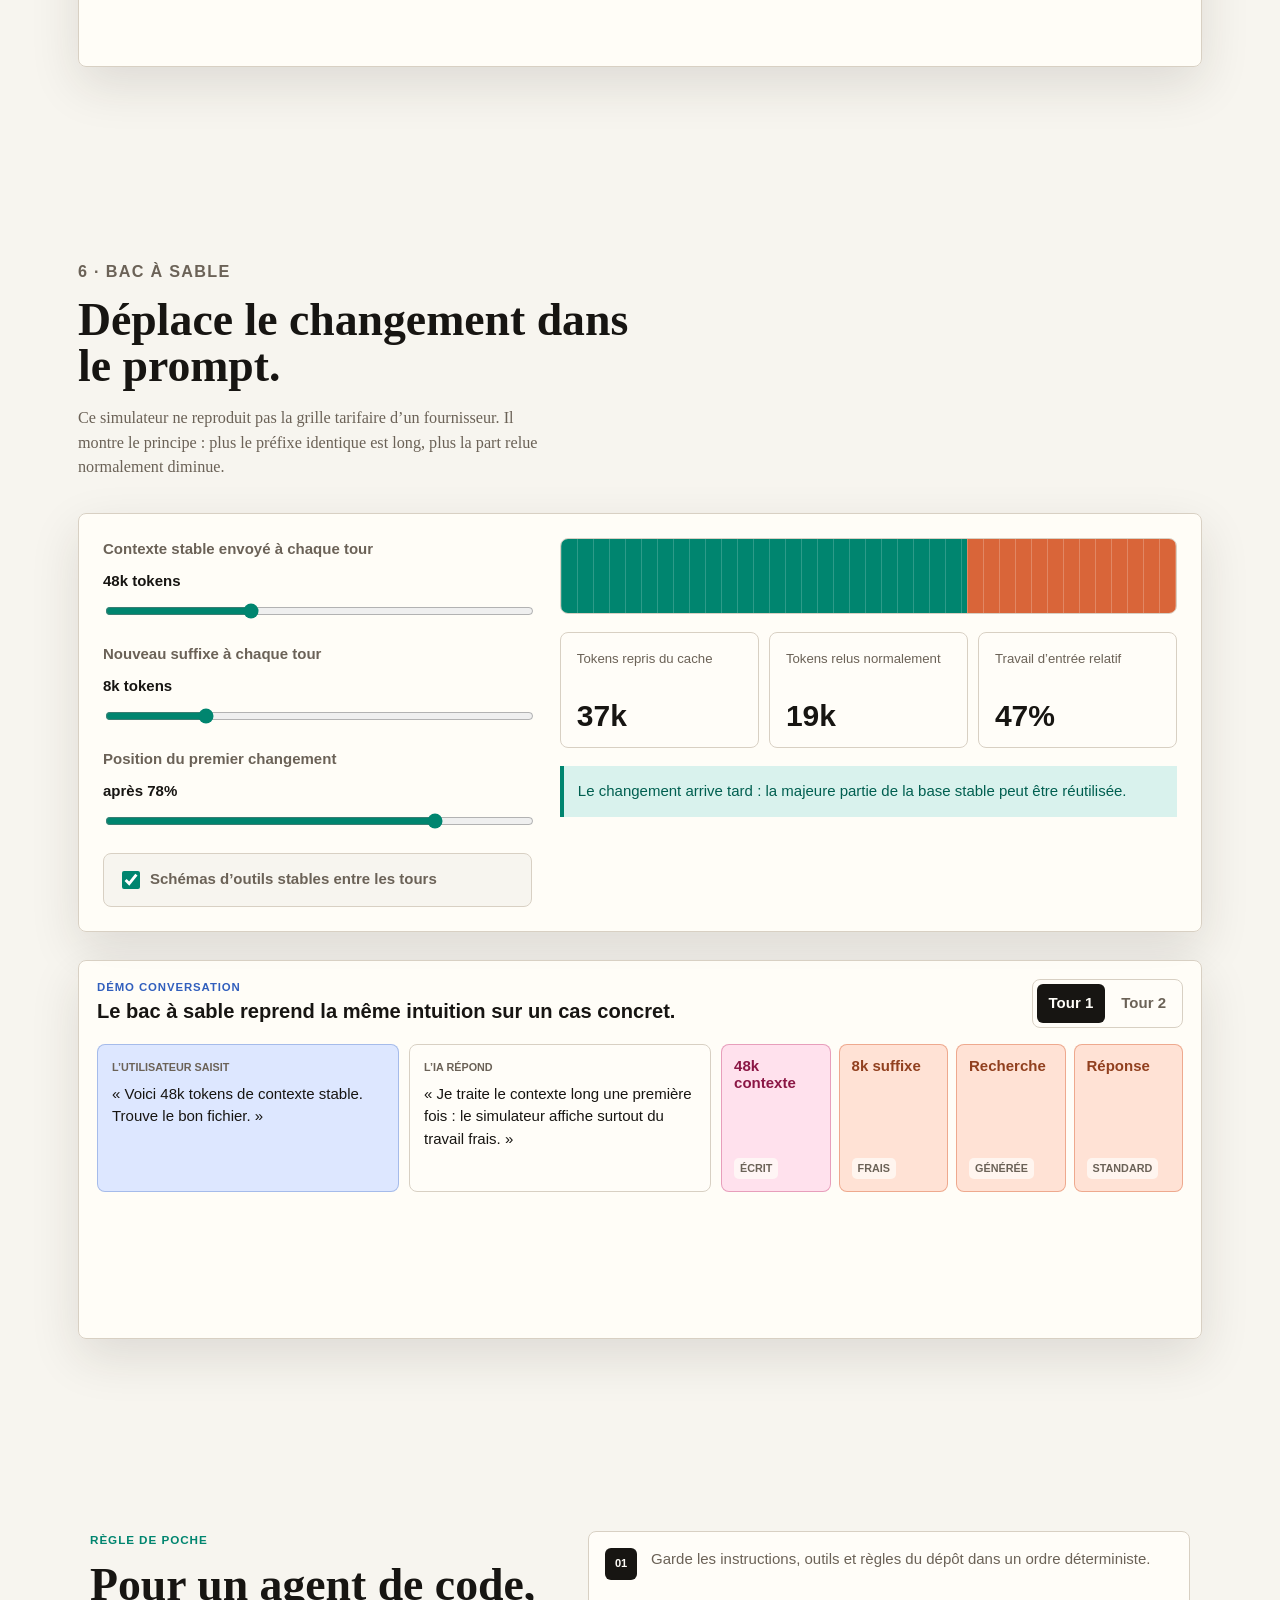
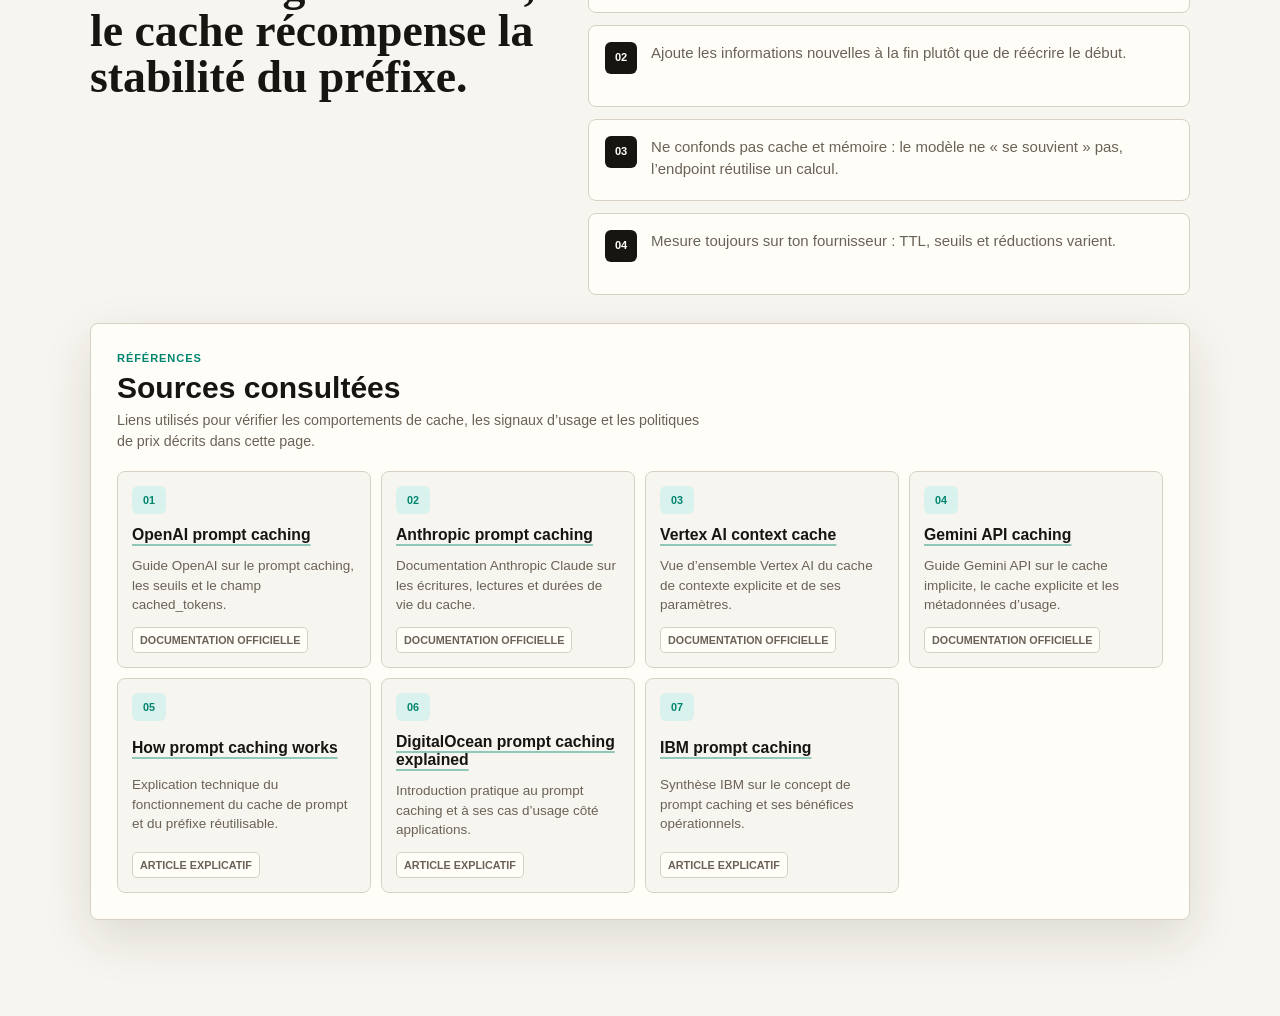
<file: public/llm-token-caching/fr/index.html>
<!doctype html>
<html lang="fr">
  <head>
    <meta charset="utf-8" />
    <meta name="viewport" content="width=device-width, initial-scale=1" />
    <title>Cache de tokens LLM pour agents de code</title>
    <meta
      name="description"
      content="Mini-site pedagogique expliquant en francais comment le cache de tokens fonctionne sur les endpoints LLM avec les agents de code."
    />
    <link
      rel="icon"
      href="data:image/svg+xml,%3Csvg xmlns='http://www.w3.org/2000/svg' viewBox='0 0 64 64'%3E%3Crect width='64' height='64' rx='12' fill='%23f7f5ef'/%3E%3Cpath d='M18 35h10v10H18zM36 35h10v10H36zM27 19h10v10H27z' fill='%2300856f'/%3E%3C/svg%3E"
    />
    <link rel="stylesheet" href="../../reset.css?v=20260519" />
    <link rel="stylesheet" href="../../story.css?v=20260525-editorial3" />
    <link rel="stylesheet" href="./styles.css?v=20260525-editorial" />
    <script type="module" src="../../_components/source-list/source-list.js"></script>
    <script src="../../story.js?v=20260525-editorial3" defer></script>
  </head>
  <body>
    <a class="skip-link" href="#content">Aller au contenu</a>
    <div class="scroll-progress" aria-hidden="true">
      <span data-progress-fill></span>
    </div>

    <header class="site-header" aria-label="Navigation de la page">
      <div class="header-start">
        <a class="home-link" href="../../" aria-label="Retour à l’accueil">Accueil</a>
        <a class="brand" href="#top" aria-label="Retour au debut">
          <span class="brand-mark" aria-hidden="true">∴</span>
          Cache LLM
        </a>
      </div>
      <nav class="story-nav" aria-label="Etapes">
        <a href="#prefix" data-nav-link="prefix">Préfixe</a>
        <a href="#agent-loop" data-nav-link="agent-loop">Agent</a>
        <a href="#breakers" data-nav-link="breakers">Ratés</a>
        <a href="#pricing" data-nav-link="pricing">Prix</a>
        <a href="#simulator" data-nav-link="simulator">Simuler</a>
        <a href="#recap" data-nav-link="recap">Sources</a>
      </nav>
    </header>

    <main id="content">
      <section id="top" class="hero story-section" data-section="top">
        <div class="hero-copy">
          <p class="eyebrow">Endpoints LLM + agents de code</p>
          <h1>Le cache n’accélère pas la pensée du modèle. Il évite de relire ce qui n’a pas bougé.</h1>
          <p class="lead">
            Un agent de code renvoie souvent les mêmes règles, schémas d’outils et morceaux de dépôt à chaque tour.
            Le cache de prompt transforme cette répétition en préfixe réutilisable.
          </p>
          <div class="hero-actions" aria-label="Actions rapides">
            <a class="button primary" href="#prefix">Comprendre le mécanisme</a>
            <a class="button secondary" href="#simulator">Tester un scénario</a>
          </div>
        </div>

        <div class="hero-visual" aria-label="Exemple interactif de cache de prompt sur deux tours de chatbot">
          <div class="chat-demo" data-chat-demo data-chat-state="cold">
            <div class="chat-demo-header">
              <div class="chat-demo-title">
                <span>Faux échange IA</span>
                <strong data-chat-title>Tour 1 · cache froid</strong>
              </div>
              <div class="chat-step-controls" role="group" aria-label="Choisir le tour de conversation">
                <button class="chat-step-button is-active" type="button" data-chat-step="cold" aria-pressed="true">
                  Tour 1
                </button>
                <button class="chat-step-button" type="button" data-chat-step="warm" aria-pressed="false">
                  Tour 2
                </button>
              </div>
            </div>

            <div class="chat-window" aria-live="polite">
              <article class="chat-message user-message">
                <span class="chat-speaker">Utilisateur</span>
                <p data-chat-user>Peux-tu trouver où le formulaire d’inscription est validé ?</p>
              </article>
              <article class="chat-message assistant-message">
                <span class="chat-speaker">Assistant IA</span>
                <p data-chat-assistant>
                  Je lis les règles du projet, les outils disponibles et le contexte du dépôt avant de répondre.
                </p>
              </article>
            </div>

            <div class="prompt-panel">
              <div class="prompt-panel-header">
                <span>Prompt envoyé à l’endpoint</span>
                <strong data-cache-mode>Cache froid : écriture du préfixe</strong>
              </div>

              <div class="cache-token-grid" aria-label="Parties cachees et non cachees du prompt">
                <span class="cache-token stable">
                  <b>Instructions</b>
                  <em data-stable-cache-status>Écrit dans le cache</em>
                </span>
                <span class="cache-token stable">
                  <b>Outils</b>
                  <em data-stable-cache-status>Écrit dans le cache</em>
                </span>
                <span class="cache-token stable">
                  <b>Règles projet</b>
                  <em data-stable-cache-status>Écrit dans le cache</em>
                </span>
                <span class="cache-token stable">
                  <b>Contexte repo</b>
                  <em data-stable-cache-status>Écrit dans le cache</em>
                </span>
                <span class="cache-token volatile">
                  <b data-tail-cache-label>Demande utilisateur</b>
                  <em data-tail-cache-status>Relu normalement</em>
                </span>
              </div>

              <div class="chat-legend">
                <span><i class="legend-write"></i>écriture du cache</span>
                <span><i class="legend-read"></i>lecture du cache</span>
                <span><i class="legend-uncached"></i>non cache</span>
              </div>

              <p class="chat-explanation" data-chat-explanation>
                Au premier tour, rien n’est encore disponible : le préfixe stable est traité puis stocké, tandis que
                la demande du moment reste lue normalement.
              </p>
            </div>
          </div>
        </div>
      </section>

      <section id="prefix" class="story-section split-section" data-section="prefix">
        <div class="section-copy">
          <p class="chapter-folio">Chapitre 01 · Lire</p>
          <p class="eyebrow">1 · Modèle mental</p>
          <h2>Un cache de LLM est surtout un cache de préfixe.</h2>
          <p>
            L’endpoint reçoit une longue suite de tokens. Si le début de cette suite est identique à un début déjà
            traité récemment, il peut réutiliser le travail effectué sur cette partie.
          </p>
          <p>
            Le cache ne cherche pas une idée « proche ». Il reconnaît une entrée compatible selon les règles du
            fournisseur : même modèle, même endpoint ou configuration pertinente, même préfixe exploitable.
          </p>
          <aside class="margin-note">
            <strong>Règle de lecture</strong>
            Lis d’abord la scène comme deux lignes imprimées : ce qui reste aligné est le candidat au cache, ce qui
            dépasse change à chaque tour.
          </aside>
          <dl class="definition-strip" aria-label="Définitions du cache de prompt">
            <div>
              <dt>Préfixe</dt>
              <dd>La partie stable au début du prompt, assez identique pour être reprise par l’endpoint.</dd>
            </div>
            <div>
              <dt>Suffixe</dt>
              <dd>La demande récente, les diffs et les sorties fraîches qui doivent encore être lus normalement.</dd>
            </div>
          </dl>
        </div>

        <div class="sticky-visual prefix-visual" aria-label="Deux prompts partageant le meme prefixe">
          <div class="visual-title">
            <span>Deux tours d’agent</span>
            <strong>Le début se répète, la fin change.</strong>
          </div>
          <div class="prompt-stack">
            <div class="prompt-row">
              <span class="row-label">Tour 1</span>
              <span class="token stable">Instructions</span>
              <span class="token stable">Schémas outils</span>
              <span class="token stable">Contexte repo</span>
              <span class="token volatile">Question A</span>
            </div>
            <div class="prompt-row">
              <span class="row-label">Tour 2</span>
              <span class="token stable">Instructions</span>
              <span class="token stable">Schémas outils</span>
              <span class="token stable">Contexte repo</span>
              <span class="token volatile">Question B</span>
            </div>
          </div>
          <div class="cache-legend">
            <span><i class="legend-hit"></i>préfixe réutilisable</span>
            <span><i class="legend-miss"></i>suffixe relu normalement</span>
          </div>
        </div>

        <div class="chapter-demo" data-conversation-demo data-demo-state="one">
          <div class="chapter-demo-header">
            <div>
              <span>Démo conversation</span>
              <strong>Le préfixe stable revient au tour suivant.</strong>
            </div>
            <div class="chat-step-controls" role="group" aria-label="Choisir le tour de la demo prefixe">
              <button class="chat-step-button is-active" type="button" data-demo-step="one" aria-pressed="true">
                Tour 1
              </button>
              <button class="chat-step-button" type="button" data-demo-step="two" aria-pressed="false">
                Tour 2
              </button>
            </div>
          </div>
          <div class="demo-panels" aria-live="polite">
            <article class="demo-panel" data-demo-panel="one">
              <div class="demo-prompt-entry">
                <span>L’utilisateur saisit</span>
                <p>« Où est validé le formulaire d’inscription ? »</p>
              </div>
              <div class="demo-response">
                <span>L’IA répond</span>
                <p>« Je vais lire les règles projet, les outils et le contexte du dépôt avant de chercher. »</p>
              </div>
              <div class="demo-cache-grid">
                <span class="demo-token write">Instructions <em>écrit</em></span>
                <span class="demo-token write">Outils <em>écrit</em></span>
                <span class="demo-token write">Contexte repo <em>écrit</em></span>
                <span class="demo-token fresh">Question A <em>frais</em></span>
              </div>
            </article>
            <article class="demo-panel" data-demo-panel="two" hidden>
              <div class="demo-prompt-entry">
                <span>L’utilisateur continue</span>
                <p>« Maintenant corrige le message d’erreur affiché. »</p>
              </div>
              <div class="demo-response">
                <span>L’IA répond</span>
                <p>« Je reprends le même contexte stable et je traite seulement ta nouvelle demande. »</p>
              </div>
              <div class="demo-cache-grid">
                <span class="demo-token read">Instructions <em>cache</em></span>
                <span class="demo-token read">Outils <em>cache</em></span>
                <span class="demo-token read">Contexte repo <em>cache</em></span>
                <span class="demo-token fresh">Question B <em>frais</em></span>
              </div>
            </article>
          </div>
        </div>
      </section>

      <section id="mechanism" class="story-section split-section reverse" data-section="mechanism">
        <div class="section-copy">
          <p class="eyebrow">2 · Mécanisme</p>
          <h2>Le premier appel chauffe le chemin. Les suivants peuvent le reprendre.</h2>
          <p>
            Sur un premier appel, l’endpoint doit encoder et traiter tout le prompt. Sur les appels suivants, si le
            début reste identique, une partie du coût d’entrée et de la latence peut baisser.
          </p>
          <p>
            La génération de sortie reste du vrai calcul. Le cache ne remplace pas le raisonnement ni les tokens
            produits par le modèle.
          </p>
          <blockquote class="pull-quote">
            Le cache n’est pas une mémoire du sens : c’est une économie sur une répétition exacte.
          </blockquote>
        </div>

        <div class="sticky-visual timeline-visual" aria-label="Chronologie d'un cache froid puis chaud">
          <div class="timeline">
            <article class="timeline-step cold">
              <span class="step-number">01</span>
              <div>
                <h3>Cache froid</h3>
                <p>Tout le prompt est lu. Le préfixe peut être indexé pour plus tard.</p>
              </div>
            </article>
            <article class="timeline-step warm">
              <span class="step-number">02</span>
              <div>
                <h3>Cache chaud</h3>
                <p>Le même préfixe revient. L’endpoint reprend le travail déjà disponible.</p>
              </div>
            </article>
            <article class="timeline-step tail">
              <span class="step-number">03</span>
              <div>
                <h3>Suffixe nouveau</h3>
                <p>La demande, les diffs et les logs récents restent lus normalement.</p>
              </div>
            </article>
          </div>
        </div>

        <div class="chapter-demo" data-conversation-demo data-demo-state="one">
          <div class="chapter-demo-header">
            <div>
              <span>Démo conversation</span>
              <strong>Le premier appel chauffe, le second reprend.</strong>
            </div>
            <div class="chat-step-controls" role="group" aria-label="Choisir le tour de la demo mecanisme">
              <button class="chat-step-button is-active" type="button" data-demo-step="one" aria-pressed="true">
                Tour 1
              </button>
              <button class="chat-step-button" type="button" data-demo-step="two" aria-pressed="false">
                Tour 2
              </button>
            </div>
          </div>
          <div class="demo-panels" aria-live="polite">
            <article class="demo-panel" data-demo-panel="one">
              <div class="demo-prompt-entry">
                <span>L’utilisateur saisit</span>
                <p>« Explique pourquoi le test d’authentification échoue. »</p>
              </div>
              <div class="demo-response">
                <span>L’IA répond</span>
                <p>« Je dois d’abord prétraiter tout le contexte pour produire une réponse. »</p>
              </div>
              <div class="demo-cache-grid">
                <span class="demo-token write">Préfixe complet <em>écrit</em></span>
                <span class="demo-token write">KV interne <em>créé</em></span>
                <span class="demo-token fresh">Question <em>frais</em></span>
                <span class="demo-token fresh">Réponse <em>générée</em></span>
              </div>
            </article>
            <article class="demo-panel" data-demo-panel="two" hidden>
              <div class="demo-prompt-entry">
                <span>L’utilisateur continue</span>
                <p>« Le log indique une erreur 401, vérifie la cause. »</p>
              </div>
              <div class="demo-response">
                <span>L’IA répond</span>
                <p>« Le préfixe déjà calculé est repris ; je ne traite à neuf que le log et la demande. »</p>
              </div>
              <div class="demo-cache-grid">
                <span class="demo-token read">Préfixe complet <em>cache</em></span>
                <span class="demo-token read">KV interne <em>repris</em></span>
                <span class="demo-token fresh">Log 401 <em>frais</em></span>
                <span class="demo-token fresh">Réponse <em>générée</em></span>
              </div>
            </article>
          </div>
        </div>
      </section>

      <section id="agent-loop" class="story-section split-section" data-section="agent-loop">
        <div class="section-copy">
          <p class="eyebrow">3 · Pourquoi les agents de code en profitent</p>
          <h2>Un agent répète une grande base et ne change que le bord actif.</h2>
          <p>
            Dans une session de codage, la base stable est volumineuse : consignes système, règles du dépôt,
            définitions des outils, fichiers ouverts, plan courant. Le bord actif est plus petit : dernière commande,
            erreur de test, diff ou question de l’utilisateur.
          </p>
          <p>
            Plus l’agent garde cette base stable au début du prompt, plus les tours successifs ont une chance de
            toucher le cache.
          </p>
        </div>

        <div class="sticky-visual agent-visual" aria-label="Anatomie d'un prompt d'agent de code">
          <div class="agent-prompt">
            <div class="prompt-band stable-band">
              <span>Base stable</span>
              <strong>instructions · outils · contexte dépôt</strong>
            </div>
            <div class="prompt-band active-band">
              <span>Bord actif</span>
              <strong>demande · sortie shell · diff · erreur</strong>
            </div>
          </div>
          <div class="loop-grid">
            <div class="loop-card">
              <span>Tour 1</span>
              <strong>Lire le bug</strong>
            </div>
            <div class="loop-card">
              <span>Tour 2</span>
              <strong>Modifier un fichier</strong>
            </div>
            <div class="loop-card">
              <span>Tour 3</span>
              <strong>Relancer les tests</strong>
            </div>
          </div>
        </div>

        <div class="chapter-demo" data-conversation-demo data-demo-state="one">
          <div class="chapter-demo-header">
            <div>
              <span>Démo conversation</span>
              <strong>L’agent garde une base commune et append le bord actif.</strong>
            </div>
            <div class="chat-step-controls" role="group" aria-label="Choisir le tour de la demo agent">
              <button class="chat-step-button is-active" type="button" data-demo-step="one" aria-pressed="true">
                Tour 1
              </button>
              <button class="chat-step-button" type="button" data-demo-step="two" aria-pressed="false">
                Tour 2
              </button>
            </div>
          </div>
          <div class="demo-panels" aria-live="polite">
            <article class="demo-panel" data-demo-panel="one">
              <div class="demo-prompt-entry">
                <span>L’utilisateur saisit</span>
                <p>« Lis les fichiers liés au checkout et propose un plan. »</p>
              </div>
              <div class="demo-response">
                <span>L’IA répond</span>
                <p>« Je charge les consignes, les outils et les fichiers utiles, puis je propose l’étape suivante. »</p>
              </div>
              <div class="demo-cache-grid">
                <span class="demo-token write">Consignes <em>écrit</em></span>
                <span class="demo-token write">Outils <em>écrit</em></span>
                <span class="demo-token write">Fichiers lus <em>écrit</em></span>
                <span class="demo-token fresh">Plan demandé <em>frais</em></span>
              </div>
            </article>
            <article class="demo-panel" data-demo-panel="two" hidden>
              <div class="demo-prompt-entry">
                <span>L’utilisateur continue</span>
                <p>« Applique le plan et relance le test ciblé. »</p>
              </div>
              <div class="demo-response">
                <span>L’IA répond</span>
                <p>« La base reste identique ; j’ajoute seulement le diff, la commande et le résultat du test. »</p>
              </div>
              <div class="demo-cache-grid">
                <span class="demo-token read">Consignes <em>cache</em></span>
                <span class="demo-token read">Outils <em>cache</em></span>
                <span class="demo-token read">Fichiers lus <em>cache</em></span>
                <span class="demo-token fresh">Diff + test <em>frais</em></span>
              </div>
            </article>
          </div>
        </div>
      </section>

      <section id="breakers" class="story-section breakers-section" data-section="breakers">
        <div class="section-copy narrow">
          <p class="eyebrow">4 · Ce qui casse le cache</p>
          <h2>Un changement tôt dans le prompt coûte plus cher qu’un changement tardif.</h2>
          <p>
            L’idée pratique : placer ce qui bouge souvent après ce qui bouge rarement. Un agent efficace stabilise le
            préambule et pousse les informations volatiles vers la fin.
          </p>
        </div>

        <div class="breaker-grid" aria-label="Situations qui aident ou cassent le cache">
          <article class="breaker-card good">
            <span class="breaker-status">Aide le cache</span>
            <h3>Ordre stable des outils</h3>
            <p>Les schémas et noms d’outils restent dans le même ordre entre deux tours.</p>
          </article>
          <article class="breaker-card bad">
            <span class="breaker-status">Casse tôt</span>
            <h3>Réécrire le système prompt</h3>
            <p>Une variation au début décale tout le préfixe exploitable.</p>
          </article>
          <article class="breaker-card bad">
            <span class="breaker-status">Casse souvent</span>
            <h3>Contexte régénéré au hasard</h3>
            <p>Un tri non déterministe ou des résumés changeants réduisent les hits.</p>
          </article>
          <article class="breaker-card neutral">
            <span class="breaker-status">Dépend du fournisseur</span>
            <h3>TTL, modèle, routage</h3>
            <p>Durée de vie, granularité et facturation restent propres à chaque endpoint.</p>
          </article>
        </div>

        <div class="chapter-demo" data-conversation-demo data-demo-state="one">
          <div class="chapter-demo-header">
            <div>
              <span>Démo conversation</span>
              <strong>Un détail dynamique au début peut annuler le hit.</strong>
            </div>
            <div class="chat-step-controls" role="group" aria-label="Choisir le tour de la demo rates">
              <button class="chat-step-button is-active" type="button" data-demo-step="one" aria-pressed="true">
                Tour 1
              </button>
              <button class="chat-step-button" type="button" data-demo-step="two" aria-pressed="false">
                Tour 2
              </button>
            </div>
          </div>
          <div class="demo-panels" aria-live="polite">
            <article class="demo-panel" data-demo-panel="one">
              <div class="demo-prompt-entry">
                <span>L’utilisateur saisit</span>
                <p>« Cherche pourquoi le bouton “Payer” est désactivé. »</p>
              </div>
              <div class="demo-response">
                <span>L’IA répond</span>
                <p>« Le préambule est stable, donc il pourra servir de base si le prochain tour l’appelle pareil. »</p>
              </div>
              <div class="demo-cache-grid">
                <span class="demo-token write">Préambule stable <em>écrit</em></span>
                <span class="demo-token write">Outils ordonnés <em>écrit</em></span>
                <span class="demo-token write">Contexte <em>écrit</em></span>
                <span class="demo-token fresh">Question <em>frais</em></span>
              </div>
            </article>
            <article class="demo-panel" data-demo-panel="two" hidden>
              <div class="demo-prompt-entry">
                <span>L’utilisateur continue</span>
                <p>« Même question, mais le prompt commence par un timestamp différent. »</p>
              </div>
              <div class="demo-response">
                <span>L’IA répond</span>
                <p>« Le début a changé : le préfixe attendu ne correspond plus et le cache devient moins utile. »</p>
              </div>
              <div class="demo-cache-grid">
                <span class="demo-token broken">Timestamp <em>casse</em></span>
                <span class="demo-token fresh">Outils décalés <em>frais</em></span>
                <span class="demo-token fresh">Contexte <em>relu</em></span>
                <span class="demo-token fresh">Question <em>frais</em></span>
              </div>
            </article>
          </div>
        </div>
      </section>

      <section id="pricing" class="story-section pricing-section" data-section="pricing">
        <div class="section-copy narrow">
          <p class="eyebrow">5 · Économie du cache</p>
          <h2>Écrire dans le cache et lire depuis le cache ne coûtent pas toujours pareil.</h2>
          <p>
            Tous les fournisseurs ne vendent pas le même compromis. Certains rendent le cache presque invisible :
            premier passage au prix normal, lectures suivantes moins chères. D’autres facturent explicitement la
            création ou la durée de vie du cache, parce que garder des états KV disponibles consomme de la mémoire ou
            du stockage proche des GPU.
          </p>
        </div>

        <div class="pricing-model" aria-label="Modele mental du prix du cache">
          <div class="price-lane">
            <span class="lane-label">Écriture</span>
            <strong>Premier passage</strong>
            <p>Le préfixe est traité, puis une entrée de cache peut être créée.</p>
          </div>
          <div class="price-arrow" aria-hidden="true">→</div>
          <div class="price-lane read-lane">
            <span class="lane-label">Lecture</span>
            <strong>Appels suivants</strong>
            <p>Le même préfixe est reconnu. Les tokens lus depuis le cache sont facturés à part.</p>
          </div>
        </div>

        <div class="provider-grid" aria-label="Comparaison des politiques de prix par fournisseur">
          <article class="provider-card openai-card">
            <div class="provider-topline">
              <span class="provider-name">OpenAI</span>
              <span class="policy-badge">automatique</span>
            </div>
            <h3>Pas de surcharge d’écriture explicite</h3>
            <p>
              Le cache s’active automatiquement sur les prompts assez longs. Le premier passage reste de l’input
              normal ; les hits de cache reçoivent une réduction sur les tokens d’entrée cachés, sans frais séparés
              pour écrire dans le cache.
            </p>
            <dl class="policy-list">
              <div>
                <dt>Écriture</dt>
                <dd>prix input normal, pas de frais de cache dédiés</dd>
              </div>
              <div>
                <dt>Lecture</dt>
                <dd>input caché moins cher, réduction variable selon le modèle</dd>
              </div>
              <div>
                <dt>Signal</dt>
                <dd><code>cached_tokens</code></dd>
              </div>
            </dl>
          </article>

          <article class="provider-card anthropic-card">
            <div class="provider-topline">
              <span class="provider-name">Anthropic Claude</span>
              <span class="policy-badge paid-write">écriture premium</span>
            </div>
            <h3>Le cache coûte plus cher à créer, beaucoup moins cher à relire</h3>
            <p>
              Claude distingue les tokens écrits dans le cache, les tokens lus depuis le cache et les tokens d’entrée
              ordinaires. La durée de vie choisie change fortement le prix de l’écriture.
            </p>
            <dl class="policy-list">
              <div>
                <dt>Écriture 5 min</dt>
                <dd>1,25× le prix input de base</dd>
              </div>
              <div>
                <dt>Écriture 1 h</dt>
                <dd>2× le prix input de base</dd>
              </div>
              <div>
                <dt>Lecture</dt>
                <dd>0,1× le prix input de base</dd>
              </div>
            </dl>
          </article>

          <article class="provider-card google-card">
            <div class="provider-topline">
              <span class="provider-name">Google Gemini / Vertex AI</span>
              <span class="policy-badge storage-write">stockage TTL</span>
            </div>
            <h3>Le cache explicite ajoute une dimension stockage</h3>
            <p>
              Gemini combine cache implicite et cache explicite. Sur Vertex AI, la création est facturée au prix input
              standard ; le cache explicite ajoute aussi un coût de stockage lié à la durée de vie.
            </p>
            <dl class="policy-list">
              <div>
                <dt>Écriture</dt>
                <dd>input normal, puis stockage si cache explicite</dd>
              </div>
              <div>
                <dt>Lecture</dt>
                <dd>réduction sur les tokens qui référencent le cache</dd>
              </div>
              <div>
                <dt>Signal</dt>
                <dd><code>usage_metadata</code> ou <code>cachedContentTokenCount</code></dd>
              </div>
            </dl>
          </article>
        </div>

        <div class="break-even-panel">
          <div>
            <p class="eyebrow">Question de rentabilité</p>
            <h3>Combien de lectures faut-il pour amortir l’écriture ?</h3>
          </div>
          <div class="formula-grid">
            <p>
              Si <strong>C</strong> est le coût input normal du préfixe, une lecture à <strong>0,1C</strong> économise
              <strong>0,9C</strong> par rapport à une relecture fraîche.
            </p>
            <p>
              Une écriture premium à <strong>1,25C</strong> s’amortit dès un hit. Une écriture à <strong>2C</strong>
              demande plutôt deux hits. Avec du stockage TTL, ajoute le coût de stockage avant de décider.
            </p>
          </div>
        </div>

        <div class="chapter-demo" data-conversation-demo data-demo-state="one">
          <div class="chapter-demo-header">
            <div>
              <span>Démo conversation</span>
              <strong>Le même échange n’a pas le même coût selon le fournisseur.</strong>
            </div>
            <div class="chat-step-controls" role="group" aria-label="Choisir le tour de la demo prix">
              <button class="chat-step-button is-active" type="button" data-demo-step="one" aria-pressed="true">
                Tour 1
              </button>
              <button class="chat-step-button" type="button" data-demo-step="two" aria-pressed="false">
                Tour 2
              </button>
            </div>
          </div>
          <div class="demo-panels" aria-live="polite">
            <article class="demo-panel" data-demo-panel="one">
              <div class="demo-prompt-entry">
                <span>L’utilisateur saisit</span>
                <p>« Analyse ce gros contexte de dépôt avant de répondre. »</p>
              </div>
              <div class="demo-response">
                <span>L’IA répond</span>
                <p>« Le fournisseur traite le préfixe et peut facturer l’écriture du cache selon sa politique. »</p>
              </div>
              <div class="demo-cache-grid">
                <span class="demo-token write">Préfixe <em>écrit</em></span>
                <span class="demo-token fresh">Input normal <em>facturé</em></span>
                <span class="demo-token write">TTL éventuel <em>stocké</em></span>
                <span class="demo-token fresh">Sortie <em>standard</em></span>
              </div>
            </article>
            <article class="demo-panel" data-demo-panel="two" hidden>
              <div class="demo-prompt-entry">
                <span>L’utilisateur continue</span>
                <p>« Reprends le même contexte et compare cette nouvelle erreur. »</p>
              </div>
              <div class="demo-response">
                <span>L’IA répond</span>
                <p>« Les tokens lus depuis le cache sont comptés séparément des tokens frais et de la sortie. »</p>
              </div>
              <div class="demo-cache-grid">
                <span class="demo-token read">Préfixe <em>cache</em></span>
                <span class="demo-token read">Lecture <em>réduite</em></span>
                <span class="demo-token fresh">Nouvelle erreur <em>frais</em></span>
                <span class="demo-token fresh">Sortie <em>standard</em></span>
              </div>
            </article>
          </div>
        </div>
      </section>

      <section id="simulator" class="story-section simulator-section" data-section="simulator">
        <div class="section-copy narrow">
          <p class="eyebrow">6 · Bac à sable</p>
          <h2>Déplace le changement dans le prompt.</h2>
          <p>
            Ce simulateur ne reproduit pas la grille tarifaire d’un fournisseur. Il montre le principe : plus le
            préfixe identique est long, plus la part relue normalement diminue.
          </p>
        </div>

        <div class="simulator" aria-label="Simulateur de cache de prompt">
          <div class="sim-controls">
            <label class="control">
              <span>Contexte stable envoyé à chaque tour</span>
              <output data-prefix-output for="prefix-size">48k tokens</output>
              <input id="prefix-size" data-prefix-size type="range" min="8" max="128" step="8" value="48" />
            </label>

            <label class="control">
              <span>Nouveau suffixe à chaque tour</span>
              <output data-tail-output for="tail-size">8k tokens</output>
              <input id="tail-size" data-tail-size type="range" min="1" max="32" step="1" value="8" />
            </label>

            <label class="control">
              <span>Position du premier changement</span>
              <output data-change-output for="change-position">après 78%</output>
              <input id="change-position" data-change-position type="range" min="0" max="100" step="1" value="78" />
            </label>

            <label class="toggle-control">
              <input data-stable-tools type="checkbox" checked />
              <span>Schémas d’outils stables entre les tours</span>
            </label>
          </div>

          <div class="sim-output">
            <div class="sim-meter" aria-label="Part du prompt cachee ou relue">
              <span class="meter-hit" data-meter-hit></span>
              <span class="meter-miss" data-meter-miss></span>
            </div>
            <div class="metric-grid">
              <div class="metric">
                <span>Tokens repris du cache</span>
                <strong data-cached-tokens>37k</strong>
              </div>
              <div class="metric">
                <span>Tokens relus normalement</span>
                <strong data-uncached-tokens>19k</strong>
              </div>
              <div class="metric">
                <span>Travail d’entrée relatif</span>
                <strong data-work-index>47%</strong>
              </div>
            </div>
            <p class="sim-note" data-sim-note>
              Le changement arrive tard : la majeure partie de la base stable peut être réutilisée.
            </p>
          </div>
        </div>

        <div class="chapter-demo" data-conversation-demo data-demo-state="one">
          <div class="chapter-demo-header">
            <div>
              <span>Démo conversation</span>
              <strong>Le bac à sable reprend la même intuition sur un cas concret.</strong>
            </div>
            <div class="chat-step-controls" role="group" aria-label="Choisir le tour de la demo simulateur">
              <button class="chat-step-button is-active" type="button" data-demo-step="one" aria-pressed="true">
                Tour 1
              </button>
              <button class="chat-step-button" type="button" data-demo-step="two" aria-pressed="false">
                Tour 2
              </button>
            </div>
          </div>
          <div class="demo-panels" aria-live="polite">
            <article class="demo-panel" data-demo-panel="one">
              <div class="demo-prompt-entry">
                <span>L’utilisateur saisit</span>
                <p>« Voici 48k tokens de contexte stable. Trouve le bon fichier. »</p>
              </div>
              <div class="demo-response">
                <span>L’IA répond</span>
                <p>« Je traite le contexte long une première fois : le simulateur affiche surtout du travail frais. »</p>
              </div>
              <div class="demo-cache-grid">
                <span class="demo-token write">48k contexte <em>écrit</em></span>
                <span class="demo-token fresh">8k suffixe <em>frais</em></span>
                <span class="demo-token fresh">Recherche <em>générée</em></span>
                <span class="demo-token fresh">Réponse <em>standard</em></span>
              </div>
            </article>
            <article class="demo-panel" data-demo-panel="two" hidden>
              <div class="demo-prompt-entry">
                <span>L’utilisateur continue</span>
                <p>« Même contexte, nouvelle erreur : calcule l’impact si le changement arrive tard. »</p>
              </div>
              <div class="demo-response">
                <span>L’IA répond</span>
                <p>« Le contexte stable est repris ; le curseur “position du changement” contrôle ce qui reste frais. »</p>
              </div>
              <div class="demo-cache-grid">
                <span class="demo-token read">Préfixe long <em>cache</em></span>
                <span class="demo-token read">Outils stables <em>cache</em></span>
                <span class="demo-token fresh">Suffixe <em>frais</em></span>
                <span class="demo-token fresh">Calcul <em>local</em></span>
              </div>
            </article>
          </div>
        </div>
      </section>

      <section id="recap" class="story-section recap-section" data-section="recap">
        <div class="recap-layout">
          <div>
            <p class="eyebrow">Règle de poche</p>
            <h2>Pour un agent de code, le cache récompense la stabilité du préfixe.</h2>
          </div>
          <ol class="recap-list">
            <li>Garde les instructions, outils et règles du dépôt dans un ordre déterministe.</li>
            <li>Ajoute les informations nouvelles à la fin plutôt que de réécrire le début.</li>
            <li>Ne confonds pas cache et mémoire : le modèle ne « se souvient » pas, l’endpoint réutilise un calcul.</li>
            <li>Mesure toujours sur ton fournisseur : TTL, seuils et réductions varient.</li>
          </ol>
        </div>
        <source-list
          kicker="Références"
          title="Sources consultées"
          summary="Liens utilisés pour vérifier les comportements de cache, les signaux d’usage et les politiques de prix décrits dans cette page."
          aria-label="Sources consultees"
        >
          <a
            href="https://platform.openai.com/docs/guides/prompt-caching"
            data-source-meta="Documentation officielle"
            data-source-description="Guide OpenAI sur le prompt caching, les seuils et le champ cached_tokens."
            >OpenAI prompt caching</a
          >
          <a
            href="https://platform.claude.com/docs/en/build-with-claude/prompt-caching"
            data-source-meta="Documentation officielle"
            data-source-description="Documentation Anthropic Claude sur les écritures, lectures et durées de vie du cache."
            >Anthropic prompt caching</a
          >
          <a
            href="https://docs.cloud.google.com/vertex-ai/generative-ai/docs/context-cache/context-cache-overview"
            data-source-meta="Documentation officielle"
            data-source-description="Vue d’ensemble Vertex AI du cache de contexte explicite et de ses paramètres."
            >Vertex AI context cache</a
          >
          <a
            href="https://ai.google.dev/gemini-api/docs/caching"
            data-source-meta="Documentation officielle"
            data-source-description="Guide Gemini API sur le cache implicite, le cache explicite et les métadonnées d’usage."
            >Gemini API caching</a
          >
          <a
            href="https://sankalp.bearblog.dev/how-prompt-caching-works/"
            data-source-meta="Article explicatif"
            data-source-description="Explication technique du fonctionnement du cache de prompt et du préfixe réutilisable."
            >How prompt caching works</a
          >
          <a
            href="https://www.digitalocean.com/community/tutorials/prompt-caching-explained"
            data-source-meta="Article explicatif"
            data-source-description="Introduction pratique au prompt caching et à ses cas d’usage côté applications."
            >DigitalOcean prompt caching explained</a
          >
          <a
            href="https://www.ibm.com/think/topics/prompt-caching"
            data-source-meta="Article explicatif"
            data-source-description="Synthèse IBM sur le concept de prompt caching et ses bénéfices opérationnels."
            >IBM prompt caching</a
          >
        </source-list>
      </section>
    </main>

    <noscript>
      <p class="noscript">
        La page reste lisible sans JavaScript. Active JavaScript pour voir la barre de progression et le simulateur.
      </p>
    </noscript>

    <script src="./script.js?v=20260525-editorial" defer></script>
  </body>
</html>
</file>
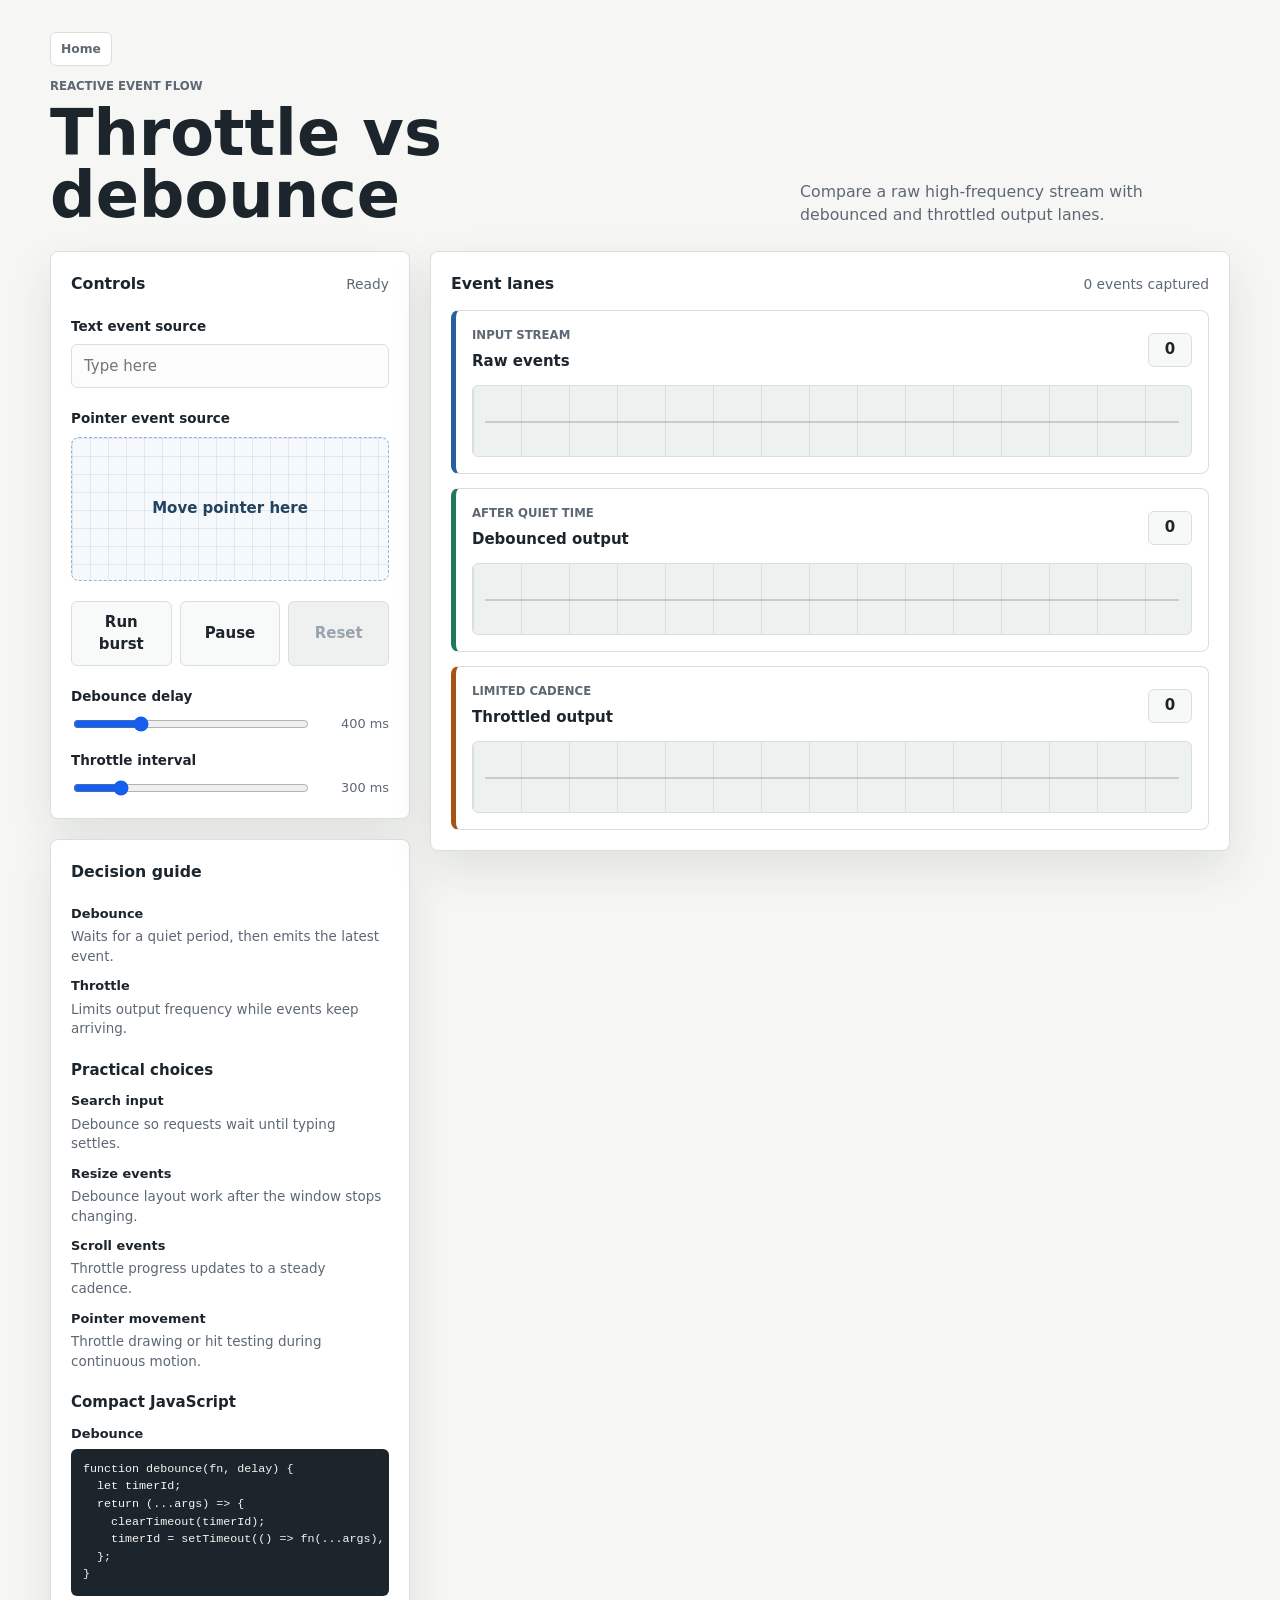
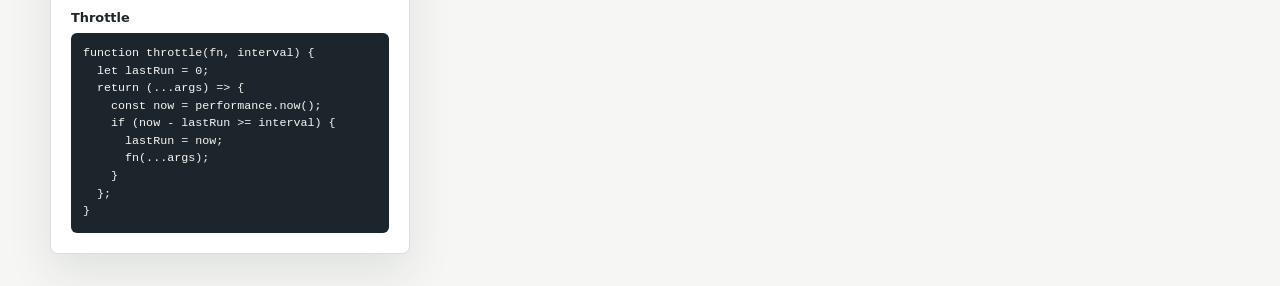
<file: public/throttle-debounce/en/index.html>
<!doctype html>
<html lang="en">
  <head>
    <meta charset="utf-8">
    <meta name="viewport" content="width=device-width, initial-scale=1">
    <title>Throttle vs Debounce Event Flow Demo</title>
    <link rel="icon" href="data:,">
    <link rel="stylesheet" href="../../reset.css?v=20260519">
    <link rel="stylesheet" href="styles.css?v=20260524-home">
    <script src="app.js" defer></script>
  </head>
  <body>
    <main class="app-shell" aria-labelledby="page-title">
      <header class="page-header">
        <div>
          <a class="home-link" href="../../" aria-label="Back to home">Home</a>
          <p class="eyebrow">Reactive event flow</p>
          <h1 id="page-title">Throttle vs debounce</h1>
        </div>
        <p class="page-summary">
          Compare a raw high-frequency stream with debounced and throttled output lanes.
        </p>
      </header>

      <div class="workspace">
        <div class="side-column">
          <section class="control-panel" aria-labelledby="controls-title">
            <div class="section-heading">
              <h2 id="controls-title">Controls</h2>
              <p id="control-status" role="status" aria-live="polite">Ready</p>
            </div>

            <div class="control-group">
              <label for="event-text">Text event source</label>
              <input
                id="event-text"
                name="event-text"
                type="text"
                autocomplete="off"
                placeholder="Type here"
              >
            </div>

            <div class="control-group">
              <span class="field-label" id="event-pad-label">Pointer event source</span>
              <div
                id="event-pad"
                class="event-pad"
                role="button"
                tabindex="0"
                aria-labelledby="event-pad-label"
              >
                <span>Move pointer here</span>
              </div>
            </div>

            <div class="button-row" aria-label="Demo actions">
              <button id="burst-events" type="button">Run burst</button>
              <button id="pause-events" type="button" aria-pressed="false">Pause</button>
              <button id="reset-demo" type="button" disabled>Reset</button>
            </div>

            <div class="timing-controls" aria-label="Timing controls">
              <div class="control-group">
                <label for="debounce-delay">Debounce delay</label>
                <div class="range-row">
                  <input
                    id="debounce-delay"
                    name="debounce-delay"
                    type="range"
                    min="100"
                    max="1200"
                    step="50"
                    value="400"
                  >
                  <output id="debounce-delay-value" for="debounce-delay">400 ms</output>
                </div>
              </div>

              <div class="control-group">
                <label for="throttle-interval">Throttle interval</label>
                <div class="range-row">
                  <input
                    id="throttle-interval"
                    name="throttle-interval"
                    type="range"
                    min="100"
                    max="1200"
                    step="50"
                    value="300"
                  >
                  <output id="throttle-interval-value" for="throttle-interval">300 ms</output>
                </div>
              </div>
            </div>
          </section>

          <aside id="learning-guide" class="learning-guide" aria-labelledby="learning-title">
            <div class="section-heading">
              <h2 id="learning-title">Decision guide</h2>
            </div>

            <ul class="concept-list" aria-label="Debounce and throttle summary">
              <li>
                <strong>Debounce</strong>
                <span>Waits for a quiet period, then emits the latest event.</span>
              </li>
              <li>
                <strong>Throttle</strong>
                <span>Limits output frequency while events keep arriving.</span>
              </li>
            </ul>

            <div class="use-case-guide">
              <h3>Practical choices</h3>
              <dl class="use-case-list">
                <div>
                  <dt>Search input</dt>
                  <dd>Debounce so requests wait until typing settles.</dd>
                </div>
                <div>
                  <dt>Resize events</dt>
                  <dd>Debounce layout work after the window stops changing.</dd>
                </div>
                <div>
                  <dt>Scroll events</dt>
                  <dd>Throttle progress updates to a steady cadence.</dd>
                </div>
                <div>
                  <dt>Pointer movement</dt>
                  <dd>Throttle drawing or hit testing during continuous motion.</dd>
                </div>
              </dl>
            </div>

            <div class="snippet-guide">
              <h3>Compact JavaScript</h3>
              <div class="snippet-grid">
                <section class="snippet-block" aria-labelledby="debounce-snippet-title">
                  <h4 id="debounce-snippet-title">Debounce</h4>
                  <pre><code>function debounce(fn, delay) {
  let timerId;
  return (...args) => {
    clearTimeout(timerId);
    timerId = setTimeout(() => fn(...args), delay);
  };
}</code></pre>
                </section>

                <section class="snippet-block" aria-labelledby="throttle-snippet-title">
                  <h4 id="throttle-snippet-title">Throttle</h4>
                  <pre><code>function throttle(fn, interval) {
  let lastRun = 0;
  return (...args) => {
    const now = performance.now();
    if (now - lastRun &gt;= interval) {
      lastRun = now;
      fn(...args);
    }
  };
}</code></pre>
                </section>
              </div>
            </div>
          </aside>
        </div>

        <section class="timeline-panel" aria-labelledby="timeline-title">
          <div class="section-heading">
            <h2 id="timeline-title">Event lanes</h2>
            <p id="total-events">0 events captured</p>
          </div>

          <article id="raw-lane" class="lane lane-raw" aria-labelledby="raw-lane-title">
            <div class="lane-header">
              <div>
                <p class="lane-kicker">Input stream</p>
                <h3 id="raw-lane-title">Raw events</h3>
              </div>
              <span id="raw-count" class="count" aria-live="polite">0</span>
            </div>
            <div class="timeline-track" role="list" aria-label="Raw event markers"></div>
          </article>

          <article id="debounce-lane" class="lane lane-debounce" aria-labelledby="debounce-lane-title">
            <div class="lane-header">
              <div>
                <p class="lane-kicker">After quiet time</p>
                <h3 id="debounce-lane-title">Debounced output</h3>
              </div>
              <span id="debounce-count" class="count" aria-live="polite">0</span>
            </div>
            <div class="timeline-track" role="list" aria-label="Debounced output markers"></div>
          </article>

          <article id="throttle-lane" class="lane lane-throttle" aria-labelledby="throttle-lane-title">
            <div class="lane-header">
              <div>
                <p class="lane-kicker">Limited cadence</p>
                <h3 id="throttle-lane-title">Throttled output</h3>
              </div>
              <span id="throttle-count" class="count" aria-live="polite">0</span>
            </div>
            <div class="timeline-track" role="list" aria-label="Throttled output markers"></div>
          </article>
        </section>
      </div>
    </main>
    <noscript>This demo shell needs JavaScript enabled for interactive controls.</noscript>
  </body>
</html>
</file>
<file: public/story.css>
:root {
  --font-prose: Iowan Old Style, Charter, Georgia, serif;
  --font-ui: Verdana, Geneva, Tahoma, sans-serif;
  --font-code: ui-monospace, SFMono-Regular, Menlo, Consolas, monospace;
  --story-measure: 62ch;
  --story-note-measure: 22ch;
  --story-section-block: 96px;
  --story-section-inline: 28px;
}

html {
  scroll-behavior: smooth;
}

body {
  font-family: var(--font-ui);
  overflow-x: clip;
}

code,
pre,
kbd,
samp {
  font-family: var(--font-code);
}

.code-panel code,
.hero-code code {
  white-space: pre-wrap;
  overflow-wrap: anywhere;
}

h1,
h2,
.lead,
.section-copy p:not(.eyebrow):not(.chapter-folio),
.pull-quote,
.margin-note {
  font-family: var(--font-prose);
}

h1,
h2,
.lead,
.section-copy p:not(.eyebrow):not(.chapter-folio) {
  text-wrap: pretty;
}

.lead,
.section-copy p:not(.eyebrow):not(.chapter-folio) {
  max-width: var(--story-measure);
}

.story-section {
  position: relative;
  width: 100%;
}

.section-copy {
  min-width: 0;
}

.hero > *,
.story-section > * {
  min-width: 0;
}

.chapter-folio {
  display: flex;
  width: fit-content;
  align-items: center;
  gap: 10px;
  margin: 0 0 16px;
  color: var(--muted);
  font-family: var(--font-ui);
  font-size: 0.74rem;
  font-weight: 820;
  line-height: 1.2;
  text-transform: uppercase;
}

.chapter-folio::before {
  display: block;
  width: 42px;
  height: 1px;
  background: var(--line-strong, var(--line));
  content: "";
}

.margin-note {
  max-width: var(--story-note-measure);
  margin: 18px 0;
  padding: 12px 0 12px 14px;
  border-left: 2px solid var(--line-strong, var(--line));
  color: var(--muted);
  font-size: 0.92rem;
  line-height: 1.45;
}

.margin-note strong {
  display: block;
  margin-bottom: 6px;
  color: var(--ink);
  font-family: var(--font-ui);
  font-size: 0.72rem;
  font-weight: 850;
  line-height: 1.2;
  text-transform: uppercase;
}

.pull-quote {
  max-width: 34ch;
  margin: 30px 0;
  padding: 4px 0 4px 18px;
  border-left: 4px solid var(--line-strong, var(--line));
  color: var(--ink);
  font-size: 1.35rem;
  line-height: 1.25;
}

.definition-strip {
  clear: both;
  display: grid;
  gap: 12px;
  margin: 28px 0 0;
  padding: 16px 0;
  border-top: 1px solid var(--line);
  border-bottom: 1px solid var(--line);
}

.definition-strip dt {
  margin: 0 0 4px;
  color: var(--ink);
  font-family: var(--font-ui);
  font-size: 0.76rem;
  font-weight: 850;
  text-transform: uppercase;
}

.definition-strip dd {
  margin: 0;
  color: var(--muted);
  font-family: var(--font-prose);
  font-size: 0.98rem;
  line-height: 1.45;
}

.wide-visual {
  width: min(1180px, calc(100% - 56px));
  margin-right: auto;
  margin-left: auto;
}

@media (min-width: 1180px) {
  .section-copy .margin-note {
    float: right;
    width: min(42%, var(--story-note-measure));
    margin: 4px 0 18px 24px;
  }

  .section-copy.narrow .margin-note,
  .section-copy.wide .margin-note {
    float: none;
    margin-left: auto;
  }
}

@media (max-width: 760px) {
  :root {
    --story-section-block: 58px;
    --story-section-inline: 18px;
  }

  h1 {
    font-size: 2.45rem;
  }

  h2 {
    font-size: 1.9rem;
  }

  .lead,
  .section-copy p:not(.eyebrow):not(.chapter-folio) {
    font-size: 1.04rem;
  }

  .chapter-folio {
    margin-bottom: 12px;
  }

  .chapter-folio::before {
    width: 30px;
  }

  .margin-note {
    max-width: none;
    margin: 16px 0 22px;
    padding: 11px 12px;
    border: 1px solid var(--line);
    border-left: 4px solid var(--line-strong, var(--line));
    background: rgb(255 253 248 / 62%);
  }

  .pull-quote {
    max-width: none;
    font-size: 1.15rem;
  }

  .hero > *,
  .story-section > * {
    max-width: calc(100vw - (2 * var(--story-section-inline)));
  }
}

@media (prefers-reduced-motion: reduce) {
  *,
  *::before,
  *::after {
    scroll-behavior: auto !important;
    animation-duration: 0.001ms !important;
    animation-iteration-count: 1 !important;
    transition-duration: 0.001ms !important;
  }
}
</file>
<file: public/agent-harness/fr/styles.css>
:root {
  color-scheme: light;
  --paper: #f7f5ef;
  --paper-strong: #fffdf8;
  --ink: #171512;
  --muted: #675f55;
  --line: #d8d0c3;
  --line-strong: #b8ad9e;
  --teal: #2f6f7e;
  --teal-soft: #dff2f0;
  --blue: #315fbd;
  --blue-soft: #dde7ff;
  --amber: #a95f13;
  --amber-soft: #ffe9c2;
  --rose: #b73361;
  --rose-soft: #ffe1eb;
  --shadow: 0 18px 50px rgb(38 31 24 / 12%);
  --header-height: 72px;
}

* {
  box-sizing: border-box;
}

html {
  scroll-behavior: smooth;
}

body {
  margin: 0;
  background: var(--paper);
  color: var(--ink);
  font-family: var(--font-ui);
  line-height: 1.5;
}

body::before {
  position: fixed;
  inset: 0;
  z-index: -1;
  pointer-events: none;
  content: "";
  background:
    linear-gradient(90deg, rgb(23 21 18 / 5%) 1px, transparent 1px),
    linear-gradient(180deg, rgb(23 21 18 / 4%) 1px, transparent 1px);
  background-size: 56px 56px;
  mask-image: linear-gradient(to bottom, black, transparent 72%);
}

a {
  color: inherit;
}

button {
  font: inherit;
}

code,
pre {
  font-family: var(--font-code);
}

.skip-link {
  position: fixed;
  top: 12px;
  left: 12px;
  z-index: 30;
  padding: 10px 14px;
  border: 1px solid var(--ink);
  border-radius: 6px;
  background: var(--paper-strong);
  transform: translateY(-140%);
  transition: transform 160ms ease;
}

.skip-link:focus {
  transform: translateY(0);
}

.scroll-progress {
  position: fixed;
  top: 0;
  left: 0;
  z-index: 40;
  width: 100%;
  height: 4px;
  background: rgb(23 21 18 / 8%);
}

.scroll-progress span {
  display: block;
  width: 0;
  height: 100%;
  background: var(--teal);
}

.site-header {
  position: sticky;
  top: 0;
  z-index: 25;
  display: flex;
  align-items: center;
  justify-content: space-between;
  min-height: var(--header-height);
  padding: 14px 28px;
  border-bottom: 1px solid rgb(23 21 18 / 10%);
  background: rgb(247 245 239 / 88%);
  backdrop-filter: blur(18px);
}

.header-start {
  display: flex;
  min-width: 0;
  flex-wrap: wrap;
  gap: 8px;
  align-items: center;
}

.home-link {
  display: inline-flex;
  min-height: 34px;
  align-items: center;
  padding: 7px 10px;
  border: 1px solid var(--line);
  border-radius: 6px;
  background: var(--paper-strong);
  color: var(--muted);
  font-size: 0.92rem;
  font-weight: 780;
  text-decoration: none;
  white-space: nowrap;
}

.brand {
  display: inline-flex;
  align-items: center;
  gap: 10px;
  font-weight: 780;
  text-decoration: none;
}

.brand-mark {
  display: grid;
  width: 30px;
  height: 30px;
  place-items: center;
  border: 1px solid var(--line-strong);
  border-radius: 6px;
  background: var(--paper-strong);
  color: var(--teal);
  font-size: 1.4rem;
  line-height: 1;
}

.story-nav {
  display: flex;
  flex-wrap: wrap;
  gap: 6px;
  justify-content: flex-end;
}

.story-nav a {
  min-height: 34px;
  padding: 7px 10px;
  border: 1px solid transparent;
  border-radius: 6px;
  color: var(--muted);
  font-size: 0.92rem;
  text-decoration: none;
}

.story-nav a:hover,
.story-nav a.is-active,
.home-link:hover {
  border-color: var(--line);
  background: var(--paper-strong);
  color: var(--ink);
}

.button:focus-visible,
.home-link:focus-visible,
.story-nav a:focus-visible,
.mode-button:focus-visible,
.loop-button:focus-visible,
.scenario-button:focus-visible {
  outline: 3px solid var(--blue);
  outline-offset: 3px;
}

.hero,
.story-section {
  min-height: calc(100vh - var(--header-height));
  padding: 96px 28px;
  scroll-margin-top: var(--header-height);
}

.hero {
  display: grid;
  grid-template-columns: minmax(0, 0.92fr) minmax(340px, 1.08fr);
  gap: 42px;
  align-items: center;
  max-width: 1220px;
  margin: 0 auto;
  padding-top: 52px;
  padding-bottom: 58px;
}

.hero-copy,
.section-copy,
.recap-layout {
  max-width: 650px;
}

.section-copy.narrow {
  max-width: 780px;
}

.eyebrow {
  margin: 0 0 14px;
  color: var(--teal);
  font-size: 0.78rem;
  font-weight: 800;
  letter-spacing: 0.08em;
  text-transform: uppercase;
}

h1,
h2,
h3,
p {
  margin-top: 0;
}

h1 {
  margin-bottom: 22px;
  font-size: 4rem;
  line-height: 0.95;
  letter-spacing: 0;
}

h2 {
  margin-bottom: 18px;
  font-size: 3.05rem;
  line-height: 1;
  letter-spacing: 0;
}

h3 {
  margin-bottom: 8px;
  font-size: 1.08rem;
  line-height: 1.18;
}

.lead,
.section-copy p:not(.chapter-folio) {
  color: var(--muted);
  font-size: 1.08rem;
}

.lead {
  max-width: 58ch;
  margin-bottom: 30px;
  font-size: 1.2rem;
}

.hero-actions {
  display: flex;
  flex-wrap: wrap;
  gap: 10px;
}

.button {
  display: inline-flex;
  align-items: center;
  justify-content: center;
  min-height: 44px;
  padding: 11px 15px;
  border: 1px solid var(--ink);
  border-radius: 6px;
  font-weight: 740;
  text-decoration: none;
}

.button.primary {
  background: var(--ink);
  color: var(--paper-strong);
}

.button.secondary {
  background: var(--paper-strong);
}

.hero-visual,
.sticky-visual,
.scenario-sandbox {
  border: 1px solid var(--line);
  border-radius: 8px;
  background: rgb(255 253 248 / 92%);
  box-shadow: var(--shadow);
}

.hero-visual {
  display: grid;
  gap: 18px;
  min-height: 520px;
  padding: 22px;
}

.mode-controls,
.loop-controls {
  display: flex;
  flex-wrap: wrap;
  gap: 8px;
}

.mode-button,
.loop-button,
.scenario-button {
  min-height: 38px;
  padding: 8px 11px;
  border: 1px solid var(--line);
  border-radius: 6px;
  background: var(--paper-strong);
  color: var(--muted);
  cursor: pointer;
  font-weight: 740;
}

.mode-button:hover,
.loop-button:hover,
.scenario-button:hover,
.mode-button.is-active,
.loop-button.is-active,
.scenario-button.is-active {
  border-color: var(--ink);
  background: var(--ink);
  color: var(--paper-strong);
}

.harness-stage {
  display: grid;
  grid-template-columns: repeat(4, minmax(0, 1fr));
  gap: 10px;
  min-height: 230px;
}

.stage-node {
  display: grid;
  align-content: center;
  gap: 8px;
  min-height: 168px;
  padding: 15px;
  border: 1px solid var(--line);
  border-radius: 8px;
  background: var(--paper-strong);
}

.stage-node span,
.visual-heading span,
.gate-step span,
.context-lane span,
.prompt-segment span,
.result-kicker {
  color: var(--muted);
  font-size: 0.74rem;
  font-weight: 850;
  letter-spacing: 0.06em;
  text-transform: uppercase;
}

.stage-node strong {
  font-size: 1.08rem;
  line-height: 1.18;
}

.model-node {
  border-color: rgb(49 95 189 / 38%);
  background: var(--blue-soft);
  color: #193d80;
}

.harness-node {
  border-color: rgb(47 111 126 / 42%);
  background:
    linear-gradient(90deg, rgb(47 111 126 / 10%) 1px, transparent 1px),
    linear-gradient(180deg, rgb(47 111 126 / 9%) 1px, transparent 1px),
    var(--teal-soft);
  background-size: 18px 18px;
  color: #164d58;
}

.result-node {
  border-color: rgb(169 95 19 / 42%);
  background: var(--amber-soft);
  color: #6c3a08;
}

.harness-copy {
  min-height: 92px;
  margin-bottom: 0;
  padding: 14px;
  border-left: 4px solid var(--teal);
  background: var(--teal-soft);
  color: #174f57;
}

.signal-row {
  display: flex;
  flex-wrap: wrap;
  gap: 8px;
}

.signal-row span {
  display: inline-flex;
  min-height: 30px;
  align-items: center;
  padding: 5px 8px;
  border: 1px solid var(--line);
  border-radius: 6px;
  background: var(--paper-strong);
  color: var(--muted);
  font-size: 0.84rem;
  font-weight: 740;
}

.split-section {
  display: grid;
  grid-template-columns: minmax(280px, 0.88fr) minmax(360px, 1.12fr);
  gap: 50px;
  align-items: start;
  max-width: 1180px;
  margin: 0 auto;
}

.split-section.reverse {
  grid-template-columns: minmax(360px, 1.1fr) minmax(280px, 0.9fr);
}

.split-section.reverse .section-copy {
  order: 2;
}

.sticky-visual {
  position: sticky;
  top: calc(var(--header-height) + 28px);
  display: grid;
  gap: 14px;
  min-height: 520px;
  padding: 22px;
}

.layer-visual {
  align-content: center;
}

.layer-card {
  display: grid;
  grid-template-columns: 42px minmax(0, 1fr);
  gap: 14px;
  align-items: center;
  min-height: 86px;
  padding: 14px;
  border: 1px solid var(--line);
  border-radius: 8px;
  background: var(--paper-strong);
}

.layer-card span,
.continuity-card span {
  display: grid;
  width: 34px;
  height: 34px;
  place-items: center;
  border-radius: 6px;
  background: var(--ink);
  color: var(--paper-strong);
  font-size: 0.72rem;
  font-weight: 850;
}

.layer-card p,
.context-lane p,
.continuity-card p,
.gate-step strong,
.scenario-result p {
  margin-bottom: 0;
  color: var(--muted);
}

.model-layer {
  border-color: rgb(49 95 189 / 38%);
  background: var(--blue-soft);
}

.visual-heading {
  display: flex;
  gap: 12px;
  align-items: baseline;
  justify-content: space-between;
}

.visual-heading strong {
  color: var(--teal);
  font-size: 1.5rem;
  line-height: 1.08;
}

.loop-ring {
  display: grid;
  grid-template-columns: repeat(3, minmax(0, 1fr));
  gap: 8px;
}

.ring-step {
  display: grid;
  min-height: 76px;
  place-items: center;
  padding: 10px;
  border: 1px solid var(--line);
  border-radius: 8px;
  background: var(--paper-strong);
  color: var(--muted);
  font-weight: 760;
  text-align: center;
}

.ring-step.is-active {
  border-color: rgb(47 111 126 / 46%);
  background: var(--teal-soft);
  color: #174f57;
}

.loop-copy {
  min-height: 88px;
  margin-bottom: 0;
  color: var(--muted);
}

.code-panel {
  min-height: 154px;
  max-width: 100%;
  margin: 0;
  overflow-x: auto;
  padding: 14px;
  border: 1px solid var(--line);
  border-radius: 8px;
  background: #171512;
  color: #fffdf8;
  font-size: 0.9rem;
}

.context-section,
.continuity-section,
.scenario-section,
.sources-section {
  max-width: 1180px;
  margin: 0 auto;
}

.context-board {
  display: grid;
  grid-template-columns: repeat(3, minmax(0, 1fr));
  gap: 12px;
  margin-top: 34px;
}

.context-lane {
  min-height: 236px;
  padding: 18px;
  border: 1px solid var(--line);
  border-radius: 8px;
  background: var(--paper-strong);
}

.context-lane h3 {
  margin: 20px 0 10px;
  font-size: 1.36rem;
}

.stable-lane {
  border-color: rgb(47 111 126 / 42%);
  background: var(--teal-soft);
}

.live-lane {
  border-color: rgb(169 95 19 / 42%);
  background: var(--amber-soft);
}

.durable-lane {
  border-color: rgb(49 95 189 / 38%);
  background: var(--blue-soft);
}

.prompt-diagram {
  display: grid;
  grid-template-columns: 1.15fr 0.85fr 1fr;
  gap: 10px;
  margin-top: 16px;
}

.prompt-segment {
  display: grid;
  gap: 10px;
  min-height: 128px;
  padding: 16px;
  border: 1px solid var(--line);
  border-radius: 8px;
  background: var(--paper-strong);
}

.prompt-segment strong {
  align-self: end;
  font-size: 1.08rem;
  line-height: 1.16;
}

.stable-segment {
  border-color: rgb(47 111 126 / 42%);
}

.memory-segment {
  border-color: rgb(49 95 189 / 38%);
}

.active-segment {
  border-color: rgb(169 95 19 / 42%);
}

.gate-visual {
  align-content: center;
  gap: 8px;
}

.gate-step {
  display: grid;
  gap: 8px;
  min-height: 92px;
  padding: 14px;
  border: 1px solid var(--line);
  border-radius: 8px;
  background: var(--paper-strong);
}

.gate-step strong {
  font-size: 1rem;
  line-height: 1.25;
}

.check-step {
  border-color: rgb(47 111 126 / 42%);
  background: var(--teal-soft);
}

.permission-step {
  border-color: rgb(183 51 97 / 35%);
  background: var(--rose-soft);
}

.result-step {
  border-color: rgb(49 95 189 / 38%);
  background: var(--blue-soft);
}

.gate-arrow {
  display: grid;
  min-height: 28px;
  place-items: center;
  color: var(--line-strong);
  font-size: 1.25rem;
  font-weight: 850;
}

.continuity-grid {
  display: grid;
  grid-template-columns: repeat(4, minmax(0, 1fr));
  gap: 12px;
  margin-top: 34px;
}

.continuity-card {
  min-height: 286px;
  padding: 18px;
  border: 1px solid var(--line);
  border-radius: 8px;
  background: var(--paper-strong);
}

.continuity-card:nth-child(2) {
  border-color: rgb(49 95 189 / 32%);
}

.continuity-card:nth-child(3) {
  border-color: rgb(47 111 126 / 36%);
}

.continuity-card:nth-child(4) {
  border-color: rgb(183 51 97 / 32%);
}

.continuity-card h3 {
  margin-top: 26px;
  font-size: 1.32rem;
}

.scenario-sandbox {
  display: grid;
  grid-template-columns: minmax(260px, 0.8fr) minmax(0, 1.2fr);
  gap: 18px;
  margin-top: 34px;
  padding: 20px;
}

.scenario-controls {
  display: grid;
  align-content: start;
  gap: 8px;
}

.scenario-button {
  width: 100%;
  justify-content: flex-start;
  text-align: left;
}

.scenario-result {
  display: grid;
  gap: 16px;
  min-height: 304px;
  padding: 18px;
  border: 1px solid var(--line);
  border-radius: 8px;
  background: var(--paper-strong);
}

.scenario-result h3 {
  margin: 0;
  color: var(--teal);
  font-size: 1.7rem;
  line-height: 1.1;
}

.requirement-grid {
  display: grid;
  grid-template-columns: repeat(3, minmax(0, 1fr));
  gap: 8px;
  align-self: end;
}

.requirement-grid span {
  min-height: 78px;
  padding: 10px;
  border: 1px solid rgb(47 111 126 / 35%);
  border-radius: 8px;
  background: var(--teal-soft);
  color: #174f57;
  font-size: 0.88rem;
  font-weight: 780;
}

.recap-layout {
  display: grid;
  grid-template-columns: 0.86fr 1.14fr;
  gap: 44px;
  max-width: 1100px;
  margin: 0 auto;
}

.recap-list {
  display: grid;
  gap: 12px;
  margin: 0;
  padding: 0;
  list-style: none;
  counter-reset: recap;
}

.recap-list li {
  position: relative;
  min-height: 82px;
  padding: 16px 16px 16px 62px;
  border: 1px solid var(--line);
  border-radius: 8px;
  background: var(--paper-strong);
  color: var(--muted);
}

.recap-list li::before {
  position: absolute;
  top: 16px;
  left: 16px;
  display: grid;
  width: 32px;
  height: 32px;
  place-items: center;
  border-radius: 6px;
  background: var(--ink);
  color: var(--paper-strong);
  content: counter(recap, decimal-leading-zero);
  counter-increment: recap;
  font-size: 0.74rem;
  font-weight: 850;
}

source-list {
  display: block;
  max-width: 1100px;
  margin: 28px auto 0;
  --source-list-accent: var(--teal);
  --source-list-accent-soft: var(--teal-soft);
}

source-list:not(:defined) {
  display: grid;
  gap: 8px;
  padding: 18px;
  border: 1px solid var(--line);
  border-radius: 8px;
  background: var(--paper-strong);
  color: var(--muted);
}

source-list:not(:defined) a {
  display: inline-flex;
  width: fit-content;
  min-height: 32px;
  align-items: center;
  padding: 5px 8px;
  border: 1px solid var(--line);
  border-radius: 6px;
  background: var(--paper);
  text-decoration: none;
}

source-list:not(:defined) a:hover {
  border-color: var(--line-strong);
  color: var(--ink);
}

.noscript {
  margin: 0;
  padding: 16px 28px;
  background: var(--amber-soft);
  color: #6c3a08;
}

.story-section.is-active .sticky-visual,
.story-section.is-active .scenario-sandbox {
  border-color: rgb(47 111 126 / 50%);
}

.story-section.is-active .harness-node,
.story-section.is-active .ring-step.is-active,
.story-section.is-active .stable-segment {
  animation: harnessPulse 900ms ease both;
}

@keyframes harnessPulse {
  0% {
    box-shadow: inset 0 0 0 0 rgb(47 111 126 / 0%);
  }

  45% {
    box-shadow: inset 0 0 0 3px rgb(47 111 126 / 20%);
  }

  100% {
    box-shadow: inset 0 0 0 0 rgb(47 111 126 / 0%);
  }
}

@media (max-width: 980px) {
  .site-header {
    align-items: flex-start;
    flex-direction: column;
    gap: 12px;
  }

  .hero,
  .split-section,
  .split-section.reverse,
  .context-board,
  .continuity-grid,
  .recap-layout {
    grid-template-columns: minmax(0, 1fr);
  }

  .split-section.reverse .section-copy {
    order: 0;
  }

  .sticky-visual {
    position: static;
  }

  .hero-visual {
    min-height: auto;
  }

  .harness-stage {
    grid-template-columns: repeat(2, minmax(0, 1fr));
  }

  .context-lane,
  .continuity-card {
    min-height: auto;
  }
}

@media (max-width: 760px) {
  :root {
    --header-height: 116px;
  }

  .hero,
  .story-section {
    padding: 58px 18px;
  }

  .hero > *,
  .story-section > * {
    max-width: calc(100vw - 36px);
  }

  h1 {
    font-size: 2.32rem;
  }

  h2 {
    font-size: 1.78rem;
  }

  .lead,
  .section-copy p:not(.chapter-folio) {
    font-size: 1rem;
  }

  .site-header {
    padding: 12px 18px;
  }

  .story-nav {
    justify-content: flex-start;
  }

  .harness-stage,
  .loop-ring,
  .prompt-diagram,
  .scenario-sandbox,
  .requirement-grid {
    grid-template-columns: minmax(0, 1fr);
  }

  .stage-node,
  .ring-step,
  .prompt-segment {
    min-height: 86px;
  }

  .visual-heading {
    align-items: flex-start;
    flex-direction: column;
  }
}

@media (prefers-reduced-motion: reduce) {
  *,
  *::before,
  *::after {
    scroll-behavior: auto !important;
    transition-duration: 0.01ms !important;
    animation-duration: 0.01ms !important;
    animation-iteration-count: 1 !important;
  }
}
</file>
<file: public/agent-protocols/fr/styles.css>
:root {
  color-scheme: light;
  --paper: #f7f5ef;
  --paper-strong: #fffdf8;
  --ink: #171512;
  --muted: #6b6257;
  --line: #d8d0c3;
  --line-strong: #b8ad9e;
  --blue: #1d6ea4;
  --blue-soft: #dfeeff;
  --green: #00856f;
  --green-soft: #d9f2ed;
  --orange: #c25c2a;
  --orange-soft: #ffe2d5;
  --rose: #b91c5c;
  --rose-soft: #ffe1ed;
  --shadow: 0 18px 50px rgb(38 31 24 / 12%);
  --header-height: 72px;
}

body {
  background: var(--paper);
  color: var(--ink);
  font-family: var(--font-ui);
}

body::before {
  position: fixed;
  inset: 0;
  z-index: -1;
  pointer-events: none;
  content: "";
  background:
    linear-gradient(90deg, rgb(23 21 18 / 5%) 1px, transparent 1px),
    linear-gradient(180deg, rgb(23 21 18 / 4%) 1px, transparent 1px);
  background-size: 56px 56px;
  mask-image: linear-gradient(to bottom, black, transparent 72%);
}

button,
input {
  font: inherit;
}

button {
  cursor: pointer;
}

code {
  font-family: var(--font-code);
  font-size: 0.92em;
}

.skip-link {
  position: fixed;
  top: 12px;
  left: 12px;
  z-index: 40;
  padding: 10px 14px;
  border: 1px solid var(--ink);
  border-radius: 6px;
  background: var(--paper-strong);
  transform: translateY(-140%);
  transition: transform 160ms ease;
}

.skip-link:focus {
  transform: translateY(0);
}

.scroll-progress {
  position: fixed;
  top: 0;
  left: 0;
  z-index: 50;
  width: 100%;
  height: 4px;
  background: rgb(23 21 18 / 8%);
}

.scroll-progress span {
  display: block;
  width: 0;
  height: 100%;
  background: var(--blue);
}

.site-header {
  position: sticky;
  top: 0;
  z-index: 30;
  display: flex;
  align-items: center;
  justify-content: space-between;
  min-height: var(--header-height);
  padding: 14px 28px;
  border-bottom: 1px solid rgb(23 21 18 / 10%);
  background: rgb(247 245 239 / 88%);
  backdrop-filter: blur(18px);
}

.header-start {
  display: flex;
  min-width: 0;
  flex-wrap: wrap;
  gap: 8px;
  align-items: center;
}

.home-link {
  display: inline-flex;
  min-height: 34px;
  align-items: center;
  padding: 7px 10px;
  border: 1px solid var(--line);
  border-radius: 6px;
  background: var(--paper-strong);
  color: var(--muted);
  font-size: 0.9rem;
  font-weight: 780;
  text-decoration: none;
  white-space: nowrap;
}

.brand {
  display: inline-flex;
  align-items: center;
  gap: 10px;
  font-weight: 780;
  text-decoration: none;
  white-space: nowrap;
}

.brand-mark {
  display: grid;
  width: 30px;
  height: 30px;
  place-items: center;
  border: 1px solid var(--line-strong);
  border-radius: 6px;
  background: var(--paper-strong);
  color: var(--blue);
  font-size: 1.2rem;
  line-height: 1;
}

.story-nav {
  display: flex;
  flex-wrap: wrap;
  gap: 6px;
  justify-content: flex-end;
}

.story-nav a {
  min-height: 34px;
  padding: 7px 10px;
  border: 1px solid transparent;
  border-radius: 6px;
  color: var(--muted);
  font-size: 0.9rem;
  text-decoration: none;
}

.story-nav a:hover,
.story-nav a.is-active,
.home-link:hover {
  border-color: var(--line);
  background: var(--paper-strong);
  color: var(--ink);
}

.hero,
.story-section {
  min-height: calc(100vh - var(--header-height));
  padding: 92px 28px;
  scroll-margin-top: var(--header-height);
}

.hero {
  display: grid;
  grid-template-columns: minmax(0, 0.92fr) minmax(340px, 1.08fr);
  gap: 42px;
  align-items: center;
  max-width: 1220px;
  margin: 0 auto;
  padding-top: 56px;
  padding-bottom: 64px;
}

.hero-copy,
.section-copy {
  max-width: 650px;
}

.wide-copy {
  max-width: 820px;
}

.eyebrow {
  margin: 0 0 14px;
  color: var(--blue);
  font-size: 0.78rem;
  font-weight: 800;
  letter-spacing: 0.08em;
  text-transform: uppercase;
}

h1,
h2,
h3,
p {
  margin-top: 0;
}

h1 {
  margin-bottom: 22px;
  font-size: 3.2rem;
  line-height: 0.98;
  letter-spacing: 0;
}

h2 {
  margin-bottom: 18px;
  font-size: 2.45rem;
  line-height: 1.02;
  letter-spacing: 0;
}

h3 {
  margin-bottom: 6px;
  font-size: 1rem;
  line-height: 1.2;
}

.lead,
.section-copy p:not(.chapter-folio) {
  color: var(--muted);
  font-size: 1.05rem;
}

.lead {
  max-width: 58ch;
  margin-bottom: 30px;
  font-size: 1.15rem;
}

.hero-actions {
  display: flex;
  flex-wrap: wrap;
  gap: 10px;
}

.button {
  display: inline-flex;
  align-items: center;
  justify-content: center;
  min-height: 44px;
  padding: 11px 15px;
  border: 1px solid var(--ink);
  border-radius: 6px;
  font-weight: 740;
  text-decoration: none;
}

.button.primary {
  background: var(--ink);
  color: var(--paper-strong);
}

.button.secondary {
  background: var(--paper-strong);
}

.hero-visual,
.sticky-visual,
.scenario-sandbox {
  border: 1px solid var(--line);
  border-radius: 8px;
  background: rgb(255 253 248 / 92%);
  box-shadow: var(--shadow);
}

.hero-visual {
  display: grid;
  gap: 18px;
  min-height: 520px;
  padding: 22px;
}

.protocol-controls,
.step-controls,
.channel-tabs,
.scenario-controls {
  display: flex;
  flex-wrap: wrap;
  gap: 8px;
}

.protocol-button,
.step-button,
.channel-tab,
.scenario-button {
  min-height: 38px;
  padding: 8px 11px;
  border: 1px solid var(--line);
  border-radius: 6px;
  background: var(--paper-strong);
  color: var(--muted);
  font-weight: 740;
}

.protocol-button:hover,
.step-button:hover,
.channel-tab:hover,
.scenario-button:hover,
.protocol-button.is-active,
.step-button.is-active,
.channel-tab.is-active,
.scenario-button.is-active {
  border-color: var(--ink);
  background: var(--ink);
  color: var(--paper-strong);
}

.protocol-button:focus-visible,
.step-button:focus-visible,
.channel-tab:focus-visible,
.scenario-button:focus-visible,
.button:focus-visible,
.home-link:focus-visible,
.story-nav a:focus-visible {
  outline: 3px solid var(--blue);
  outline-offset: 3px;
}

.protocol-stage {
  display: grid;
  grid-template-columns: minmax(0, 1fr) minmax(190px, 1.15fr) minmax(0, 1fr);
  gap: 10px;
  align-items: stretch;
  min-height: 210px;
}

.actor-card,
.wire-card {
  display: grid;
  align-content: center;
  gap: 8px;
  padding: 16px;
  border: 1px solid var(--line);
  border-radius: 8px;
  background: var(--paper-strong);
}

.actor-card span,
.wire-card span,
.visual-heading span,
.channel-uri span,
.state-panel span,
.result-kicker {
  color: var(--muted);
  font-size: 0.75rem;
  font-weight: 800;
  letter-spacing: 0.06em;
  text-transform: uppercase;
}

.actor-card strong,
.wire-card strong {
  font-size: 1.15rem;
  line-height: 1.18;
}

.wire-card {
  border-color: rgb(29 110 164 / 45%);
  background:
    linear-gradient(90deg, rgb(29 110 164 / 10%) 1px, transparent 1px),
    linear-gradient(180deg, rgb(29 110 164 / 9%) 1px, transparent 1px),
    var(--blue-soft);
  background-size: 18px 18px;
  color: #143d5b;
}

.protocol-explanation {
  min-height: 96px;
  margin-bottom: 0;
  color: var(--muted);
}

.protocol-pill-row {
  display: flex;
  flex-wrap: wrap;
  gap: 8px;
}

.role-pill {
  display: inline-flex;
  min-height: 30px;
  align-items: center;
  padding: 5px 8px;
  border: 1px solid var(--line);
  border-radius: 6px;
  color: var(--muted);
  font-size: 0.84rem;
  font-weight: 740;
}

.role-pill.strong {
  border-color: rgb(0 133 111 / 40%);
  background: var(--green-soft);
  color: var(--green);
}

.split-section {
  display: grid;
  grid-template-columns: minmax(0, 0.9fr) minmax(340px, 1.1fr);
  gap: 46px;
  align-items: start;
  max-width: 1220px;
  margin: 0 auto;
}

.split-section.reverse {
  grid-template-columns: minmax(340px, 1.1fr) minmax(0, 0.9fr);
}

.split-section.reverse .section-copy {
  order: 2;
}

.sticky-visual {
  position: sticky;
  top: calc(var(--header-height) + 24px);
  display: grid;
  gap: 14px;
  padding: 20px;
}

.boundary-row {
  display: grid;
  grid-template-columns: 40px minmax(0, 1fr) auto;
  gap: 14px;
  align-items: center;
  min-height: 128px;
  padding: 15px;
  border: 1px solid var(--line);
  border-radius: 8px;
  background: var(--paper-strong);
}

.boundary-row p {
  margin-bottom: 0;
  color: var(--muted);
}

.boundary-row strong {
  max-width: 150px;
  color: var(--blue);
  text-align: right;
}

.boundary-row.is-emphasized {
  border-color: rgb(29 110 164 / 40%);
  background: var(--blue-soft);
}

.boundary-row.warning-row strong {
  color: var(--rose);
}

.boundary-icon {
  display: grid;
  width: 34px;
  height: 34px;
  place-items: center;
  border-radius: 6px;
  background: var(--ink);
  color: var(--paper-strong);
  font-weight: 850;
}

.visual-heading {
  display: flex;
  justify-content: space-between;
  gap: 12px;
  align-items: baseline;
}

.visual-heading strong {
  color: var(--blue);
}

.wire-flow {
  display: grid;
  grid-template-columns: minmax(0, 1fr) 44px minmax(0, 1fr);
  gap: 8px;
  align-items: center;
}

.wire-node,
.wire-arrow {
  display: grid;
  min-height: 64px;
  place-items: center;
  border: 1px solid var(--line);
  border-radius: 8px;
  background: var(--paper-strong);
  font-weight: 800;
}

.wire-arrow {
  border-color: rgb(29 110 164 / 35%);
  background: var(--blue-soft);
  color: var(--blue);
}

.step-copy {
  min-height: 72px;
  margin-bottom: 0;
  color: var(--muted);
}

.code-panel {
  min-height: 148px;
  max-width: 100%;
  margin: 0;
  overflow-x: auto;
  padding: 14px;
  border: 1px solid var(--line);
  border-radius: 8px;
  background: #171512;
  color: #fffdf8;
}

.channel-board {
  display: grid;
  gap: 10px;
}

.channel-uri,
.state-panel {
  display: grid;
  gap: 8px;
  min-height: 86px;
  padding: 14px;
  border: 1px solid var(--line);
  border-radius: 8px;
  background: var(--paper-strong);
}

.channel-uri strong {
  overflow-wrap: anywhere;
  color: var(--blue);
}

.state-panel p {
  margin-bottom: 0;
  color: var(--muted);
}

.state-panel.accent {
  border-color: rgb(0 133 111 / 35%);
  background: var(--green-soft);
}

.sync-strip {
  display: grid;
  grid-template-columns: minmax(0, 1fr) 34px minmax(0, 1fr) 34px minmax(0, 1fr);
  gap: 6px;
  align-items: center;
}

.sync-strip span,
.sync-strip i {
  display: grid;
  min-height: 38px;
  place-items: center;
  border-radius: 6px;
}

.sync-strip span {
  border: 1px solid var(--line);
  background: var(--paper-strong);
  font-weight: 760;
  text-align: center;
}

.sync-strip i {
  background: var(--blue-soft);
}

.sync-strip i::before {
  content: "↔";
  color: var(--blue);
  font-style: normal;
  font-weight: 850;
}

.composition-visual {
  grid-template-columns: minmax(0, 1fr) minmax(190px, 1.2fr) minmax(0, 1fr);
  align-items: stretch;
}

.client-stack,
.agent-stack,
.bridge-lane {
  display: grid;
  gap: 10px;
}

.client-stack span,
.agent-stack span {
  display: grid;
  min-height: 76px;
  place-items: center;
  padding: 12px;
  border: 1px solid var(--line);
  border-radius: 8px;
  background: var(--paper-strong);
  font-weight: 780;
  text-align: center;
}

.bridge-lane {
  align-content: center;
  padding: 16px;
  border: 1px solid rgb(29 110 164 / 38%);
  border-radius: 8px;
  background: var(--blue-soft);
  text-align: center;
}

.bridge-lane p {
  margin-bottom: 0;
  color: #244762;
}

.protocol-label {
  display: inline-flex;
  width: fit-content;
  margin: 0 auto;
  padding: 5px 8px;
  border-radius: 6px;
  color: var(--paper-strong);
  font-weight: 850;
}

.ahp-label {
  background: var(--green);
}

.acp-label {
  background: var(--blue);
}

.naming-visual {
  overflow-x: auto;
}

table {
  width: 100%;
  min-width: 620px;
  border-collapse: collapse;
}

th,
td {
  padding: 14px;
  border-bottom: 1px solid var(--line);
  text-align: left;
  vertical-align: top;
}

th {
  color: var(--muted);
  font-size: 0.76rem;
  letter-spacing: 0.06em;
  text-transform: uppercase;
}

td:first-child {
  font-weight: 800;
}

.sandbox-section {
  max-width: 1220px;
  min-height: auto;
  margin: 0 auto;
}

.scenario-sandbox {
  display: grid;
  grid-template-columns: minmax(260px, 0.8fr) minmax(0, 1.2fr);
  gap: 18px;
  margin-top: 24px;
  padding: 20px;
}

.scenario-controls {
  align-content: start;
}

.scenario-button {
  width: 100%;
  justify-content: flex-start;
  text-align: left;
}

.scenario-result {
  display: grid;
  gap: 16px;
  min-height: 270px;
  padding: 18px;
  border: 1px solid var(--line);
  border-radius: 8px;
  background: var(--paper-strong);
}

.scenario-result strong {
  display: block;
  margin-top: 5px;
  color: var(--blue);
  font-size: 1.7rem;
  line-height: 1.1;
}

.scenario-result p {
  margin-bottom: 0;
  color: var(--muted);
}

.requirement-grid {
  display: grid;
  grid-template-columns: repeat(3, minmax(0, 1fr));
  gap: 8px;
  align-self: end;
}

.requirement-grid span {
  min-height: 72px;
  padding: 10px;
  border: 1px solid rgb(0 133 111 / 35%);
  border-radius: 8px;
  background: var(--green-soft);
  color: var(--green);
  font-size: 0.88rem;
  font-weight: 780;
}

.page-footer {
  display: flex;
  gap: 22px;
  justify-content: space-between;
  max-width: 1220px;
  margin: 0 auto;
  padding: 46px 28px 64px;
  border-top: 1px solid var(--line);
}

.page-footer ul {
  display: grid;
  gap: 8px;
  margin: 0;
  padding-left: 18px;
  color: var(--muted);
}

@media (max-width: 980px) {
  .site-header {
    align-items: flex-start;
    flex-direction: column;
    gap: 10px;
  }

  .hero,
  .split-section,
  .split-section.reverse {
    grid-template-columns: minmax(0, 1fr);
  }

  .split-section.reverse .section-copy {
    order: 0;
  }

  .sticky-visual {
    position: static;
  }

  .hero-visual {
    min-height: auto;
  }

  .scenario-sandbox {
    grid-template-columns: minmax(0, 1fr);
  }
}

@media (max-width: 720px) {
  :root {
    --header-height: 116px;
  }

  .hero,
  .story-section {
    padding: 58px 18px;
  }

  .hero > *,
  .story-section > * {
    max-width: calc(100vw - 36px);
  }

  h1 {
    font-size: 2.18rem;
  }

  h2 {
    font-size: 1.72rem;
  }

  .lead,
  .section-copy p:not(.chapter-folio) {
    font-size: 1rem;
  }

  .site-header {
    padding: 12px 18px;
  }

  .story-nav {
    justify-content: flex-start;
  }

  .protocol-stage,
  .composition-visual,
  .wire-flow,
  .sync-strip,
  .requirement-grid,
  .boundary-row {
    grid-template-columns: minmax(0, 1fr);
  }

  .boundary-row strong {
    max-width: none;
    text-align: left;
  }

  .wire-arrow,
  .sync-strip i {
    min-height: 30px;
  }

  .sync-strip i::before {
    content: "↕";
  }

  .visual-heading,
  .page-footer {
    align-items: flex-start;
    flex-direction: column;
  }

  .page-footer {
    padding-right: 18px;
    padding-left: 18px;
  }
}

@media (prefers-reduced-motion: reduce) {
  *,
  *::before,
  *::after {
    scroll-behavior: auto !important;
    transition-duration: 0.01ms !important;
  }
}
</file>
<file: public/llm-endpoint-apis/fr/styles.css>
:root {
  color-scheme: light;
  --paper: #f4f7fb;
  --paper-strong: #ffffff;
  --ink: #12151b;
  --muted: #667085;
  --line: #d7dde7;
  --line-strong: #aab4c3;
  --teal: #0b7f68;
  --teal-soft: #dff5ef;
  --blue: #315fbd;
  --blue-soft: #e4ecff;
  --amber: #b86e00;
  --amber-soft: #fff1d8;
  --rose: #b8325f;
  --rose-soft: #ffe3ed;
  --violet: #6652c5;
  --violet-soft: #ebe7ff;
  --shadow: 0 18px 50px rgb(28 39 57 / 12%);
  --header-height: 72px;
}

* {
  box-sizing: border-box;
}

html {
  scroll-behavior: smooth;
}

body {
  margin: 0;
  background: var(--paper);
  color: var(--ink);
  font-family: var(--font-ui);
  line-height: 1.5;
}

body::before {
  position: fixed;
  inset: 0;
  z-index: -1;
  pointer-events: none;
  content: "";
  background:
    linear-gradient(90deg, rgb(49 95 189 / 7%) 1px, transparent 1px),
    linear-gradient(180deg, rgb(11 127 104 / 6%) 1px, transparent 1px);
  background-size: 58px 58px;
  mask-image: linear-gradient(to bottom, black, transparent 74%);
}

a {
  color: inherit;
}

button,
input {
  font: inherit;
}

.skip-link {
  position: fixed;
  top: 12px;
  left: 12px;
  z-index: 30;
  padding: 10px 14px;
  border: 1px solid var(--ink);
  border-radius: 6px;
  background: var(--paper-strong);
  transform: translateY(-140%);
  transition: transform 160ms ease;
}

.skip-link:focus {
  transform: translateY(0);
}

.scroll-progress {
  position: fixed;
  top: 0;
  left: 0;
  z-index: 40;
  width: 100%;
  height: 4px;
  background: rgb(18 21 27 / 8%);
}

.scroll-progress span {
  display: block;
  width: 0;
  height: 100%;
  background: linear-gradient(90deg, var(--teal), var(--blue));
  transform-origin: left center;
}

.site-header {
  position: sticky;
  top: 0;
  z-index: 25;
  display: flex;
  align-items: center;
  justify-content: space-between;
  min-height: var(--header-height);
  padding: 14px 28px;
  border-bottom: 1px solid rgb(18 21 27 / 10%);
  background: rgb(244 247 251 / 88%);
  backdrop-filter: blur(18px);
}

.header-start {
  display: flex;
  min-width: 0;
  flex-wrap: wrap;
  gap: 8px;
  align-items: center;
}

.home-link {
  display: inline-flex;
  min-height: 34px;
  align-items: center;
  padding: 7px 10px;
  border: 1px solid var(--line);
  border-radius: 6px;
  background: var(--paper-strong);
  color: var(--muted);
  font-size: 0.92rem;
  font-weight: 780;
  text-decoration: none;
  white-space: nowrap;
}

.brand {
  display: inline-flex;
  align-items: center;
  gap: 10px;
  font-weight: 780;
  text-decoration: none;
}

.brand-mark {
  display: grid;
  width: 32px;
  height: 32px;
  place-items: center;
  border: 1px solid var(--line-strong);
  border-radius: 6px;
  background: var(--paper-strong);
  color: var(--teal);
  font-size: 0.82rem;
  line-height: 1;
}

.story-nav {
  display: flex;
  flex-wrap: wrap;
  gap: 6px;
  justify-content: flex-end;
}

.story-nav a {
  min-height: 34px;
  padding: 7px 10px;
  border: 1px solid transparent;
  border-radius: 6px;
  color: var(--muted);
  font-size: 0.92rem;
  text-decoration: none;
}

.story-nav a:hover,
.story-nav a.is-active,
.home-link:hover {
  border-color: var(--line);
  background: var(--paper-strong);
  color: var(--ink);
}

.home-link:focus-visible,
.story-nav a:focus-visible,
.button:focus-visible,
.segment-button:focus-visible,
.scenario-button:focus-visible {
  outline: 3px solid var(--teal);
  outline-offset: 3px;
}

.hero,
.story-section {
  min-height: calc(100vh - var(--header-height));
  padding: 96px 28px;
  scroll-margin-top: var(--header-height);
}

.hero {
  display: grid;
  grid-template-columns: minmax(0, 0.9fr) minmax(360px, 1.1fr);
  gap: 42px;
  align-items: start;
  max-width: 1220px;
  min-height: auto;
  margin: 0 auto;
  padding-top: 42px;
  padding-bottom: 42px;
}

.hero-copy,
.section-copy,
.recap-layout {
  max-width: 650px;
}

.section-copy.narrow {
  max-width: 760px;
  margin-right: auto;
  margin-left: auto;
}

.eyebrow {
  margin: 0 0 14px;
  color: var(--teal);
  font-size: 0.78rem;
  font-weight: 800;
  letter-spacing: 0.08em;
  text-transform: uppercase;
}

h1,
h2,
h3,
p {
  margin-top: 0;
}

h1 {
  margin-bottom: 22px;
  font-size: 3.28rem;
  line-height: 0.97;
  letter-spacing: 0;
}

h2 {
  margin-bottom: 18px;
  font-size: 2.92rem;
  line-height: 1;
  letter-spacing: 0;
}

h3 {
  margin-bottom: 8px;
  font-size: 1rem;
  line-height: 1.2;
}

.lead,
.section-copy p:not(.chapter-folio) {
  color: var(--muted);
  font-size: 1.08rem;
}

.lead {
  max-width: 58ch;
  margin-bottom: 30px;
  font-size: 1.2rem;
}

.hero-actions {
  display: flex;
  flex-wrap: wrap;
  gap: 10px;
}

.button {
  display: inline-flex;
  min-height: 44px;
  align-items: center;
  justify-content: center;
  padding: 11px 15px;
  border: 1px solid var(--ink);
  border-radius: 6px;
  font-weight: 740;
  text-decoration: none;
}

.button.primary {
  background: var(--ink);
  color: var(--paper-strong);
}

.button.secondary {
  background: var(--paper-strong);
}

.hero-visual,
.sticky-visual,
.contract-card,
.compatibility-table,
.decision-lab {
  border: 1px solid var(--line);
  border-radius: 8px;
  background: rgb(255 255 255 / 94%);
  box-shadow: var(--shadow);
}

.hero-visual {
  min-height: 540px;
  padding: 22px;
}

.visual-heading {
  display: grid;
  gap: 7px;
  margin-bottom: 18px;
}

.visual-heading span {
  color: var(--blue);
  font-size: 0.78rem;
  font-weight: 850;
  letter-spacing: 0.08em;
  text-transform: uppercase;
}

.visual-heading strong {
  max-width: 34ch;
  font-size: 1.58rem;
  line-height: 1.05;
}

.segmented-control {
  display: flex;
  width: fit-content;
  gap: 4px;
  margin-bottom: 16px;
  padding: 4px;
  border: 1px solid var(--line);
  border-radius: 8px;
  background: var(--paper);
}

.segment-button {
  min-height: 36px;
  padding: 8px 12px;
  border: 0;
  border-radius: 6px;
  background: transparent;
  color: var(--muted);
  cursor: pointer;
  font-weight: 820;
}

.segment-button:hover,
.segment-button.is-active {
  background: var(--ink);
  color: var(--paper-strong);
}

.endpoint-path {
  display: flex;
  flex-wrap: wrap;
  gap: 10px;
  align-items: center;
  justify-content: space-between;
  margin-bottom: 14px;
  padding: 12px;
  border: 1px solid var(--line);
  border-radius: 7px;
  background: var(--paper);
}

.endpoint-path span,
.code-card span {
  color: var(--muted);
  font-size: 0.74rem;
  font-weight: 850;
  text-transform: uppercase;
}

.endpoint-path code {
  color: var(--blue);
  font-weight: 820;
}

.code-grid {
  display: grid;
  gap: 12px;
}

.code-card {
  display: grid;
  gap: 8px;
  min-height: 148px;
  padding: 14px;
  border: 1px solid var(--line);
  border-radius: 7px;
  background: #0f1722;
  color: #eef5ff;
}

.code-card pre {
  min-height: 78px;
  margin: 0;
  overflow-x: auto;
  font-size: 0.83rem;
  line-height: 1.5;
}

.code-card code {
  color: inherit;
}

.switcher-note,
.lab-note {
  min-height: 74px;
  margin: 14px 0 0;
  padding: 13px;
  border-left: 4px solid var(--teal);
  border-radius: 0 7px 7px 0;
  background: var(--teal-soft);
  color: #075a4d;
}

.split-section {
  display: grid;
  grid-template-columns: minmax(280px, 0.88fr) minmax(360px, 1.12fr);
  gap: 50px;
  align-items: start;
  max-width: 1180px;
  margin: 0 auto;
}

.split-section.reverse {
  grid-template-columns: minmax(360px, 1.1fr) minmax(280px, 0.9fr);
}

.split-section.reverse .section-copy {
  order: 2;
}

.sticky-visual {
  position: sticky;
  top: calc(var(--header-height) + 28px);
  min-height: 520px;
  padding: 24px;
}

.contracts-section,
.compatibility-section,
.decision-section,
.sources-section {
  max-width: 1180px;
  margin: 0 auto;
}

.contract-grid {
  display: grid;
  grid-template-columns: repeat(4, minmax(0, 1fr));
  gap: 14px;
  margin-top: 34px;
}

.contract-card {
  position: relative;
  display: grid;
  min-height: 320px;
  padding: 20px;
  overflow: hidden;
}

.contract-card::before {
  position: absolute;
  inset: 0 0 auto;
  height: 6px;
  content: "";
}

.legacy-card::before {
  background: var(--amber);
}

.portable-card::before {
  background: var(--blue);
}

.migration-card::before {
  background: var(--rose);
}

.agentic-card::before {
  background: var(--teal);
}

.contract-index {
  display: grid;
  width: 38px;
  height: 38px;
  place-items: center;
  border: 1px solid var(--line);
  border-radius: 6px;
  background: var(--paper);
  color: var(--muted);
  font-size: 0.78rem;
  font-weight: 850;
}

.contract-kicker {
  align-self: end;
  margin: 44px 0 8px;
  color: var(--muted);
  font-size: 0.72rem;
  font-weight: 850;
  text-transform: uppercase;
}

.contract-card h3 {
  margin-bottom: 12px;
  font-size: 1.65rem;
  line-height: 1;
  letter-spacing: 0;
}

.contract-card p:last-of-type {
  color: var(--muted);
}

.contract-card code {
  align-self: end;
  width: fit-content;
  max-width: 100%;
  padding: 7px 8px;
  border-radius: 6px;
  background: var(--paper);
  overflow-wrap: anywhere;
  color: var(--ink);
  font-size: 0.78rem;
}

.shape-columns {
  display: grid;
  grid-template-columns: repeat(2, minmax(0, 1fr));
  gap: 14px;
}

.shape-column {
  display: grid;
  min-height: 390px;
  align-content: start;
  padding: 16px;
  border: 1px solid var(--line);
  border-radius: 8px;
  background: var(--paper);
}

.shape-column h3 {
  margin-bottom: 16px;
  font-size: 1.26rem;
}

.shape-column p {
  margin: 18px 0 0;
  color: var(--muted);
  font-size: 0.92rem;
}

.message-stack,
.item-stack {
  display: grid;
  gap: 8px;
}

.message-stack {
  grid-template-columns: 88px minmax(0, 1fr);
  align-items: center;
}

.role-chip,
.message-line,
.item-pill {
  min-height: 42px;
  padding: 10px;
  border: 1px solid var(--line);
  border-radius: 7px;
}

.role-chip {
  display: grid;
  place-items: center;
  font-size: 0.74rem;
  font-weight: 850;
}

.message-line,
.item-pill {
  display: flex;
  align-items: center;
  background: var(--paper-strong);
  font-size: 0.88rem;
  font-weight: 760;
}

.system-role {
  background: var(--amber-soft);
  color: var(--amber);
}

.user-role {
  background: var(--blue-soft);
  color: var(--blue);
}

.assistant-role,
.message-item {
  background: var(--teal-soft);
  color: var(--teal);
}

.reasoning-item {
  background: var(--violet-soft);
  color: var(--violet);
}

.call-item {
  background: var(--amber-soft);
  color: var(--amber);
}

.output-item {
  background: var(--rose-soft);
  color: var(--rose);
}

.state-lab .segmented-control {
  margin-bottom: 22px;
}

.range-control {
  display: grid;
  gap: 10px;
  margin-bottom: 22px;
  padding: 14px;
  border: 1px solid var(--line);
  border-radius: 8px;
  background: var(--paper);
}

.range-control span {
  color: var(--muted);
  font-size: 0.78rem;
  font-weight: 850;
  text-transform: uppercase;
}

.range-control input {
  width: 100%;
  accent-color: var(--teal);
}

.range-control output {
  width: fit-content;
  padding: 5px 8px;
  border-radius: 6px;
  background: var(--paper-strong);
  color: var(--ink);
  font-weight: 820;
}

.state-meter {
  display: grid;
  gap: 14px;
}

.meter-row {
  display: grid;
  grid-template-columns: minmax(0, 1fr) auto;
  gap: 8px 12px;
  align-items: center;
  padding: 14px;
  border: 1px solid var(--line);
  border-radius: 8px;
  background: var(--paper-strong);
}

.meter-row span {
  color: var(--muted);
  font-weight: 760;
}

.meter-row strong {
  font-size: 1.1rem;
}

.meter-track {
  grid-column: 1 / -1;
  height: 14px;
  overflow: hidden;
  border-radius: 999px;
  background: var(--paper);
}

.meter-track span {
  display: block;
  width: 0;
  height: 100%;
  border-radius: inherit;
  background: linear-gradient(90deg, var(--blue), var(--teal));
  transition: width 180ms ease;
}

.loop-grid {
  display: grid;
  gap: 14px;
}

.loop-card {
  padding: 18px;
  border: 1px solid var(--line);
  border-radius: 8px;
  background: var(--paper);
}

.loop-card.highlighted {
  border-color: rgb(11 127 104 / 35%);
  background: var(--teal-soft);
}

.loop-card h3 {
  margin-bottom: 12px;
  font-size: 1.25rem;
}

.loop-card ol {
  display: grid;
  gap: 8px;
  margin: 0;
  padding-left: 22px;
  color: var(--muted);
}

.loop-card li::marker {
  color: var(--ink);
  font-weight: 850;
}

.compatibility-table {
  display: grid;
  margin-top: 32px;
  overflow: hidden;
}

.table-row {
  display: grid;
  grid-template-columns: minmax(180px, 0.8fr) minmax(0, 1.1fr) minmax(0, 1.1fr);
  border-top: 1px solid var(--line);
}

.table-row:first-child {
  border-top: 0;
}

.table-row span {
  min-width: 0;
  padding: 16px;
  border-left: 1px solid var(--line);
}

.table-row span:first-child {
  border-left: 0;
}

.table-head {
  background: var(--ink);
  color: var(--paper-strong);
  font-size: 0.78rem;
  font-weight: 850;
  text-transform: uppercase;
}

.table-row:not(.table-head) span {
  color: var(--muted);
}

.table-row code {
  color: var(--ink);
  overflow-wrap: anywhere;
  font-size: 0.84rem;
  font-weight: 780;
}

.decision-section {
  display: grid;
  grid-template-columns: minmax(280px, 0.78fr) minmax(380px, 1.22fr);
  gap: 42px;
  align-items: start;
}

.decision-lab {
  display: grid;
  grid-template-columns: minmax(210px, 0.72fr) minmax(0, 1.28fr);
  gap: 16px;
  padding: 18px;
}

.scenario-list {
  display: grid;
  gap: 8px;
}

.scenario-button {
  min-height: 54px;
  padding: 12px;
  border: 1px solid var(--line);
  border-radius: 7px;
  background: var(--paper);
  color: var(--muted);
  cursor: pointer;
  font-weight: 780;
  text-align: left;
}

.scenario-button:hover,
.scenario-button.is-active {
  border-color: var(--teal);
  background: var(--teal-soft);
  color: var(--teal);
}

.recommendation-card {
  display: grid;
  min-height: 360px;
  padding: 22px;
  border: 1px solid var(--line);
  border-radius: 8px;
  background: var(--paper-strong);
}

.recommendation-card > span {
  color: var(--blue);
  font-size: 0.78rem;
  font-weight: 850;
  text-transform: uppercase;
}

.recommendation-card h3 {
  margin: 10px 0 12px;
  font-size: 2rem;
  line-height: 1;
  letter-spacing: 0;
}

.recommendation-card p {
  color: var(--muted);
}

.recommendation-details {
  align-self: end;
  display: grid;
  gap: 10px;
  margin: 18px 0 0;
}

.recommendation-details div {
  padding: 12px;
  border: 1px solid var(--line);
  border-radius: 7px;
  background: var(--paper);
}

.recommendation-details dt {
  margin-bottom: 4px;
  color: var(--ink);
  font-size: 0.74rem;
  font-weight: 850;
  text-transform: uppercase;
}

.recommendation-details dd {
  margin: 0;
  color: var(--muted);
}

.recap-layout {
  display: grid;
  grid-template-columns: minmax(260px, 0.9fr) minmax(320px, 1.1fr);
  gap: 36px;
  align-items: start;
  max-width: 1100px;
  margin: 0 auto;
}

.recap-list {
  display: grid;
  gap: 12px;
  margin: 0;
  padding: 0;
  counter-reset: recap;
  list-style: none;
}

.recap-list li {
  position: relative;
  min-height: 82px;
  padding: 16px 16px 16px 64px;
  border: 1px solid var(--line);
  border-radius: 8px;
  background: var(--paper-strong);
  color: var(--muted);
}

.recap-list li::before {
  position: absolute;
  top: 16px;
  left: 16px;
  display: grid;
  width: 32px;
  height: 32px;
  place-items: center;
  border-radius: 6px;
  background: var(--ink);
  color: var(--paper-strong);
  content: counter(recap, decimal-leading-zero);
  counter-increment: recap;
  font-size: 0.74rem;
  font-weight: 850;
}

source-list {
  display: block;
  max-width: 1100px;
  margin: 28px auto 0;
  --source-list-surface: var(--paper-strong);
  --source-list-paper: var(--paper);
  --source-list-ink: var(--ink);
  --source-list-muted: var(--muted);
  --source-list-line: var(--line);
  --source-list-line-strong: var(--line-strong);
  --source-list-accent: var(--teal);
  --source-list-accent-soft: var(--teal-soft);
  --source-list-shadow: var(--shadow);
}

source-list:not(:defined) {
  display: grid;
  gap: 8px;
  padding: 18px;
  border: 1px solid var(--line);
  border-radius: 8px;
  background: var(--paper-strong);
  color: var(--muted);
}

source-list:not(:defined) a {
  display: inline-flex;
  width: fit-content;
  min-height: 32px;
  align-items: center;
  padding: 5px 8px;
  border: 1px solid var(--line);
  border-radius: 6px;
  background: var(--paper);
  text-decoration: none;
}

source-list:not(:defined) a:hover {
  border-color: var(--line-strong);
  color: var(--ink);
}

.noscript {
  margin: 0;
  padding: 16px 28px;
  background: var(--amber-soft);
  color: #6b3f00;
}

.story-section.is-active .sticky-visual,
.story-section.is-active .decision-lab {
  border-color: rgb(11 127 104 / 32%);
}

@media (max-width: 1080px) {
  .site-header {
    align-items: flex-start;
    flex-direction: column;
    gap: 10px;
  }

  .story-nav {
    justify-content: flex-start;
  }

  .hero,
  .split-section,
  .split-section.reverse,
  .decision-section,
  .recap-layout {
    grid-template-columns: 1fr;
  }

  .split-section.reverse .section-copy {
    order: 0;
  }

  .sticky-visual {
    position: static;
  }

  .contract-grid {
    grid-template-columns: repeat(2, minmax(0, 1fr));
  }
}

@media (max-width: 760px) {
  .hero,
  .story-section {
    min-height: auto;
    padding: 58px 18px;
  }

  .site-header {
    padding: 12px 18px;
  }

  .story-nav {
    overflow-x: auto;
    width: 100%;
    flex-wrap: nowrap;
    justify-content: flex-start;
    padding-bottom: 4px;
  }

  h1 {
    font-size: 2.3rem;
  }

  h2 {
    font-size: 1.9rem;
  }

  .lead,
  .section-copy p:not(.chapter-folio) {
    font-size: 1.04rem;
  }

  .hero-visual,
  .sticky-visual,
  .decision-lab {
    min-height: auto;
    padding: 16px;
  }

  .visual-heading strong {
    font-size: 1.28rem;
  }

  .code-card pre {
    font-size: 0.76rem;
  }

  .contract-grid,
  .shape-columns,
  .decision-lab {
    grid-template-columns: 1fr;
  }

  .contract-card {
    min-height: 250px;
  }

  .message-stack {
    grid-template-columns: 76px minmax(0, 1fr);
  }

  .table-row,
  .table-head {
    display: grid;
    grid-template-columns: 1fr;
  }

  .table-head {
    display: none;
  }

  .table-row {
    border-top: 1px solid var(--line);
  }

  .table-row span {
    border-left: 0;
    border-top: 1px solid var(--line);
  }

  .table-row span:first-child {
    border-top: 0;
    background: var(--paper);
  }
}
</file>
<file: public/llm-token-caching/fr/styles.css>
:root {
  color-scheme: light;
  --paper: #f7f5ef;
  --paper-strong: #fffdf8;
  --ink: #171512;
  --muted: #6b6257;
  --line: #d8d0c3;
  --line-strong: #b8ad9e;
  --hit: #00856f;
  --hit-soft: #d9f2ed;
  --miss: #d96539;
  --miss-soft: #ffe2d5;
  --cold: #b91c5c;
  --cold-soft: #ffe1ed;
  --tool: #315fbd;
  --tool-soft: #dde7ff;
  --shadow: 0 18px 50px rgb(38 31 24 / 12%);
  --header-height: 72px;
}

* {
  box-sizing: border-box;
}

html {
  scroll-behavior: smooth;
}

body {
  margin: 0;
  background: var(--paper);
  color: var(--ink);
  font-family: var(--font-ui);
  line-height: 1.5;
}

body::before {
  position: fixed;
  inset: 0;
  z-index: -1;
  pointer-events: none;
  content: "";
  background:
    linear-gradient(90deg, rgb(23 21 18 / 5%) 1px, transparent 1px),
    linear-gradient(180deg, rgb(23 21 18 / 4%) 1px, transparent 1px);
  background-size: 56px 56px;
  mask-image: linear-gradient(to bottom, black, transparent 72%);
}

a {
  color: inherit;
}

button,
input {
  font: inherit;
}

.skip-link {
  position: fixed;
  top: 12px;
  left: 12px;
  z-index: 30;
  padding: 10px 14px;
  border: 1px solid var(--ink);
  border-radius: 6px;
  background: var(--paper-strong);
  transform: translateY(-140%);
  transition: transform 160ms ease;
}

.skip-link:focus {
  transform: translateY(0);
}

.scroll-progress {
  position: fixed;
  top: 0;
  left: 0;
  z-index: 40;
  width: 100%;
  height: 4px;
  background: rgb(23 21 18 / 8%);
}

.scroll-progress span {
  display: block;
  width: 0;
  height: 100%;
  background: var(--hit);
  transform-origin: left center;
}

.site-header {
  position: sticky;
  top: 0;
  z-index: 25;
  display: flex;
  align-items: center;
  justify-content: space-between;
  min-height: var(--header-height);
  padding: 14px 28px;
  border-bottom: 1px solid rgb(23 21 18 / 10%);
  background: rgb(247 245 239 / 88%);
  backdrop-filter: blur(18px);
}

.header-start {
  display: flex;
  min-width: 0;
  flex-wrap: wrap;
  gap: 8px;
  align-items: center;
}

.home-link {
  display: inline-flex;
  min-height: 34px;
  align-items: center;
  padding: 7px 10px;
  border: 1px solid var(--line);
  border-radius: 6px;
  background: var(--paper-strong);
  color: var(--muted);
  font-size: 0.92rem;
  font-weight: 780;
  text-decoration: none;
  white-space: nowrap;
}

.brand {
  display: inline-flex;
  align-items: center;
  gap: 10px;
  font-weight: 780;
  text-decoration: none;
}

.brand-mark {
  display: grid;
  width: 30px;
  height: 30px;
  place-items: center;
  border: 1px solid var(--line-strong);
  border-radius: 6px;
  background: var(--paper-strong);
  color: var(--hit);
  font-size: 1.4rem;
  line-height: 1;
}

.story-nav {
  display: flex;
  flex-wrap: wrap;
  gap: 6px;
  justify-content: flex-end;
}

.story-nav a {
  min-height: 34px;
  padding: 7px 10px;
  border: 1px solid transparent;
  border-radius: 6px;
  color: var(--muted);
  font-size: 0.92rem;
  text-decoration: none;
}

.story-nav a:hover,
.story-nav a.is-active,
.home-link:hover {
  border-color: var(--line);
  background: var(--paper-strong);
  color: var(--ink);
}

.home-link:focus-visible,
.story-nav a:focus-visible {
  outline: 3px solid var(--hit);
  outline-offset: 3px;
}

.hero,
.story-section {
  min-height: calc(100vh - var(--header-height));
  padding: 96px 28px;
  scroll-margin-top: var(--header-height);
}

.hero {
  display: grid;
  grid-template-columns: minmax(0, 0.92fr) minmax(340px, 1.08fr);
  gap: 42px;
  align-items: center;
  max-width: 1220px;
  margin: 0 auto;
  padding-top: 52px;
  padding-bottom: 58px;
}

.hero-copy,
.section-copy,
.recap-layout {
  max-width: 650px;
}

.eyebrow {
  margin: 0 0 14px;
  color: var(--hit);
  font-size: 0.78rem;
  font-weight: 800;
  letter-spacing: 0.08em;
  text-transform: uppercase;
}

h1,
h2,
h3,
p {
  margin-top: 0;
}

h1 {
  margin-bottom: 22px;
  font-size: 3.85rem;
  line-height: 0.95;
  letter-spacing: 0;
}

h2 {
  margin-bottom: 18px;
  font-size: 3.05rem;
  line-height: 1;
  letter-spacing: 0;
}

h3 {
  margin-bottom: 8px;
  font-size: 1rem;
  line-height: 1.2;
}

.lead,
.section-copy p:not(.chapter-folio) {
  color: var(--muted);
  font-size: 1.08rem;
}

.lead {
  max-width: 58ch;
  margin-bottom: 30px;
  font-size: 1.2rem;
}

.hero-actions {
  display: flex;
  flex-wrap: wrap;
  gap: 10px;
}

.button {
  display: inline-flex;
  align-items: center;
  justify-content: center;
  min-height: 44px;
  padding: 11px 15px;
  border: 1px solid var(--ink);
  border-radius: 6px;
  font-weight: 740;
  text-decoration: none;
}

.button.primary {
  background: var(--ink);
  color: var(--paper-strong);
}

.button.secondary {
  background: var(--paper-strong);
}

.hero-visual,
.sticky-visual,
.simulator {
  border: 1px solid var(--line);
  border-radius: 8px;
  background: rgb(255 253 248 / 92%);
  box-shadow: var(--shadow);
}

.hero-visual {
  min-height: 520px;
  padding: 22px;
}

.chat-demo {
  position: relative;
  display: grid;
  gap: 16px;
  height: 100%;
  min-height: 476px;
  padding: 22px;
  border: 1px solid rgb(23 21 18 / 10%);
  border-radius: 6px;
  background:
    linear-gradient(90deg, rgb(0 133 111 / 9%) 1px, transparent 1px),
    linear-gradient(180deg, rgb(49 95 189 / 8%) 1px, transparent 1px),
    var(--paper-strong);
  background-size: 34px 34px;
}

.chat-demo-header {
  display: flex;
  gap: 14px;
  align-items: flex-start;
  justify-content: space-between;
}

.chat-demo-title {
  display: grid;
  gap: 6px;
}

.chat-demo-title span {
  color: var(--tool);
  font-size: 0.78rem;
  font-weight: 800;
  letter-spacing: 0.08em;
  text-transform: uppercase;
}

.chat-demo-title strong {
  font-size: 1.55rem;
  line-height: 1.05;
}

.chat-step-controls {
  display: flex;
  gap: 4px;
  padding: 4px;
  border: 1px solid var(--line);
  border-radius: 8px;
  background: var(--paper-strong);
}

.chat-step-button {
  min-height: 36px;
  padding: 8px 12px;
  border: 0;
  border-radius: 6px;
  background: transparent;
  color: var(--muted);
  cursor: pointer;
  font-weight: 820;
}

.chat-step-button:hover,
.chat-step-button.is-active {
  background: var(--ink);
  color: var(--paper-strong);
}

.chat-window {
  display: grid;
  gap: 10px;
  min-height: 174px;
}

.chat-message {
  width: min(88%, 430px);
  min-height: 82px;
  padding: 14px;
  border: 1px solid var(--line);
  border-radius: 8px;
  background: var(--paper-strong);
}

.user-message {
  justify-self: end;
  border-color: rgb(49 95 189 / 32%);
  background: var(--tool-soft);
}

.assistant-message {
  justify-self: start;
}

.chat-speaker {
  display: block;
  margin-bottom: 6px;
  color: var(--muted);
  font-size: 0.74rem;
  font-weight: 850;
  text-transform: uppercase;
}

.chat-message p {
  min-height: 48px;
  margin-bottom: 0;
}

.prompt-panel {
  padding: 14px;
  border: 1px solid var(--line);
  border-radius: 8px;
  background: rgb(255 253 248 / 84%);
}

.prompt-panel-header {
  display: flex;
  flex-wrap: wrap;
  gap: 8px;
  align-items: baseline;
  justify-content: space-between;
  margin-bottom: 12px;
}

.prompt-panel-header span {
  color: var(--muted);
  font-size: 0.78rem;
  font-weight: 850;
  text-transform: uppercase;
}

.prompt-panel-header strong {
  color: var(--hit);
  font-size: 0.94rem;
}

.chat-demo[data-chat-state="cold"] .prompt-panel-header strong {
  color: var(--cold);
}

.cache-token-grid {
  display: grid;
  grid-template-columns: repeat(5, minmax(0, 1fr));
  gap: 8px;
}

.cache-token {
  display: flex;
  flex-direction: column;
  justify-content: space-between;
  min-height: 86px;
  padding: 10px;
  border: 1px solid var(--line);
  border-radius: 7px;
  background: var(--paper-strong);
}

.cache-token b {
  font-size: 0.86rem;
  line-height: 1.18;
}

.cache-token em {
  color: var(--muted);
  font-size: 0.72rem;
  font-style: normal;
  font-weight: 760;
}

.cache-token.stable {
  border-color: rgb(0 133 111 / 45%);
  background: var(--hit-soft);
}

.chat-demo[data-chat-state="cold"] .cache-token.stable {
  border-color: rgb(185 28 92 / 34%);
  background: var(--cold-soft);
}

.cache-token.volatile {
  border-color: rgb(217 101 57 / 45%);
  background: var(--miss-soft);
}

.chat-legend {
  display: flex;
  flex-wrap: wrap;
  gap: 12px;
  margin-top: 12px;
  color: var(--muted);
  font-size: 0.84rem;
}

.chat-legend span {
  display: inline-flex;
  align-items: center;
  gap: 7px;
}

.chat-legend i {
  display: inline-block;
  width: 13px;
  height: 13px;
  border-radius: 4px;
}

.legend-write {
  background: var(--cold);
}

.legend-read {
  background: var(--hit);
}

.legend-uncached {
  background: var(--miss);
}

.chat-explanation {
  min-height: 72px;
  margin: 12px 0 0;
  padding: 12px;
  border-left: 4px solid var(--hit);
  background: var(--hit-soft);
  color: #005f50;
}

.chat-demo[data-chat-state="cold"] .chat-explanation {
  border-left-color: var(--cold);
  background: var(--cold-soft);
  color: #8b1745;
}

.split-section {
  display: grid;
  grid-template-columns: minmax(280px, 0.88fr) minmax(360px, 1.12fr);
  gap: 50px;
  align-items: start;
  max-width: 1180px;
  margin: 0 auto;
}

.split-section.reverse {
  grid-template-columns: minmax(360px, 1.1fr) minmax(280px, 0.9fr);
}

.split-section.reverse .section-copy {
  order: 2;
}

.split-section .chapter-demo {
  grid-column: 1 / -1;
}

.sticky-visual {
  position: sticky;
  top: calc(var(--header-height) + 28px);
  min-height: 520px;
  padding: 24px;
}

.visual-title {
  display: flex;
  flex-direction: column;
  gap: 6px;
  margin-bottom: 24px;
}

.visual-title span {
  color: var(--muted);
  font-size: 0.86rem;
  font-weight: 750;
  text-transform: uppercase;
}

.visual-title strong {
  max-width: 30ch;
  font-size: 1.65rem;
  line-height: 1.05;
}

.prompt-stack {
  display: grid;
  gap: 18px;
}

.prompt-row {
  display: grid;
  grid-template-columns: 74px repeat(4, minmax(0, 1fr));
  gap: 8px;
  align-items: stretch;
}

.row-label {
  display: grid;
  min-height: 66px;
  place-items: center;
  border: 1px solid var(--line);
  border-radius: 6px;
  color: var(--muted);
  font-weight: 760;
}

.token {
  display: grid;
  min-height: 66px;
  place-items: center;
  padding: 8px;
  border: 1px solid var(--line);
  border-radius: 6px;
  font-size: 0.88rem;
  font-weight: 760;
  text-align: center;
}

.token.stable {
  border-color: rgb(0 133 111 / 45%);
  background: var(--hit-soft);
  color: #005f50;
}

.token.volatile {
  border-color: rgb(217 101 57 / 45%);
  background: var(--miss-soft);
  color: #91401f;
}

.cache-legend {
  display: flex;
  flex-wrap: wrap;
  gap: 14px;
  margin-top: 24px;
  color: var(--muted);
  font-size: 0.92rem;
}

.cache-legend span {
  display: inline-flex;
  align-items: center;
  gap: 8px;
}

.cache-legend i {
  display: inline-block;
  width: 14px;
  height: 14px;
  border-radius: 4px;
}

.legend-hit {
  background: var(--hit);
}

.legend-miss {
  background: var(--miss);
}

.timeline {
  display: grid;
  gap: 14px;
}

.timeline-step {
  display: grid;
  grid-template-columns: 56px 1fr;
  gap: 16px;
  min-height: 128px;
  padding: 18px;
  border: 1px solid var(--line);
  border-radius: 8px;
  background: var(--paper-strong);
}

.timeline-step p {
  margin-bottom: 0;
  color: var(--muted);
}

.step-number {
  display: grid;
  width: 48px;
  height: 48px;
  place-items: center;
  border-radius: 6px;
  font-size: 0.78rem;
  font-weight: 850;
}

.timeline-step.cold .step-number {
  background: var(--cold-soft);
  color: var(--cold);
}

.timeline-step.warm .step-number {
  background: var(--hit-soft);
  color: var(--hit);
}

.timeline-step.tail .step-number {
  background: var(--miss-soft);
  color: var(--miss);
}

.agent-prompt {
  display: grid;
  gap: 10px;
  margin-bottom: 22px;
}

.prompt-band {
  display: flex;
  flex-direction: column;
  justify-content: center;
  min-height: 108px;
  padding: 18px;
  border: 1px solid var(--line);
  border-radius: 8px;
}

.prompt-band span {
  margin-bottom: 6px;
  color: var(--muted);
  font-size: 0.82rem;
  font-weight: 760;
  text-transform: uppercase;
}

.prompt-band strong {
  font-size: 1.25rem;
}

.stable-band {
  background: var(--hit-soft);
  border-color: rgb(0 133 111 / 42%);
}

.active-band {
  background: var(--tool-soft);
  border-color: rgb(49 95 189 / 32%);
}

.loop-grid {
  display: grid;
  grid-template-columns: repeat(3, minmax(0, 1fr));
  gap: 10px;
}

.loop-card {
  min-height: 112px;
  padding: 16px;
  border: 1px solid var(--line);
  border-radius: 8px;
  background: var(--paper-strong);
}

.loop-card span {
  display: block;
  margin-bottom: 18px;
  color: var(--muted);
  font-size: 0.78rem;
  font-weight: 760;
  text-transform: uppercase;
}

.breakers-section,
.pricing-section,
.simulator-section,
.recap-section {
  max-width: 1180px;
  margin: 0 auto;
}

.section-copy.narrow {
  max-width: 760px;
}

.breaker-grid {
  display: grid;
  grid-template-columns: repeat(4, minmax(0, 1fr));
  gap: 12px;
  margin-top: 36px;
}

.breaker-card {
  min-height: 238px;
  padding: 18px;
  border: 1px solid var(--line);
  border-radius: 8px;
  background: var(--paper-strong);
}

.breaker-card p {
  margin-bottom: 0;
  color: var(--muted);
}

.breaker-status {
  display: inline-flex;
  margin-bottom: 20px;
  padding: 5px 7px;
  border-radius: 5px;
  font-size: 0.72rem;
  font-weight: 850;
  text-transform: uppercase;
}

.breaker-card.good .breaker-status {
  background: var(--hit-soft);
  color: var(--hit);
}

.breaker-card.bad .breaker-status {
  background: var(--miss-soft);
  color: var(--miss);
}

.breaker-card.neutral .breaker-status {
  background: var(--tool-soft);
  color: var(--tool);
}

.chapter-demo {
  display: grid;
  gap: 16px;
  margin-top: 28px;
  padding: 18px;
  border: 1px solid var(--line);
  border-radius: 8px;
  background: rgb(255 253 248 / 92%);
  box-shadow: var(--shadow);
}

.chapter-demo-header {
  display: flex;
  gap: 14px;
  align-items: flex-start;
  justify-content: space-between;
}

.chapter-demo-header div:first-child {
  display: grid;
  gap: 5px;
}

.chapter-demo-header span {
  color: var(--tool);
  font-size: 0.76rem;
  font-weight: 850;
  letter-spacing: 0.08em;
  text-transform: uppercase;
}

.chapter-demo-header strong {
  font-size: 1.34rem;
  line-height: 1.08;
}

.demo-panels {
  min-height: 276px;
}

.demo-panel {
  display: grid;
  grid-template-columns: minmax(0, 0.85fr) minmax(0, 0.85fr) minmax(320px, 1.3fr);
  gap: 10px;
  align-items: stretch;
}

.demo-panel[hidden] {
  display: none;
}

.demo-prompt-entry,
.demo-response {
  min-height: 148px;
  padding: 14px;
  border: 1px solid var(--line);
  border-radius: 8px;
  background: var(--paper-strong);
}

.demo-prompt-entry {
  border-color: rgb(49 95 189 / 32%);
  background: var(--tool-soft);
}

.demo-prompt-entry span,
.demo-response span {
  display: block;
  margin-bottom: 8px;
  color: var(--muted);
  font-size: 0.72rem;
  font-weight: 850;
  text-transform: uppercase;
}

.demo-prompt-entry p,
.demo-response p {
  margin-bottom: 0;
}

.demo-cache-grid {
  display: grid;
  grid-template-columns: repeat(4, minmax(0, 1fr));
  gap: 8px;
}

.demo-token {
  display: flex;
  flex-direction: column;
  justify-content: space-between;
  min-height: 148px;
  padding: 12px;
  border: 1px solid var(--line);
  border-radius: 8px;
  background: var(--paper-strong);
  font-weight: 820;
  line-height: 1.16;
}

.demo-token em {
  display: inline-flex;
  width: fit-content;
  margin-top: 12px;
  padding: 4px 6px;
  border-radius: 5px;
  background: rgb(255 253 248 / 74%);
  color: var(--muted);
  font-size: 0.72rem;
  font-style: normal;
  font-weight: 850;
  text-transform: uppercase;
}

.demo-token.write {
  border-color: rgb(185 28 92 / 34%);
  background: var(--cold-soft);
  color: #8b1745;
}

.demo-token.read {
  border-color: rgb(0 133 111 / 45%);
  background: var(--hit-soft);
  color: #005f50;
}

.demo-token.fresh {
  border-color: rgb(217 101 57 / 45%);
  background: var(--miss-soft);
  color: #91401f;
}

.demo-token.broken {
  border-color: rgb(185 28 92 / 50%);
  background: var(--cold);
  color: var(--paper-strong);
}

.demo-token.broken em {
  color: #8b1745;
}

.pricing-model {
  display: grid;
  grid-template-columns: minmax(0, 1fr) 52px minmax(0, 1fr);
  gap: 14px;
  align-items: stretch;
  margin-top: 34px;
}

.price-lane {
  min-height: 168px;
  padding: 20px;
  border: 1px solid rgb(217 101 57 / 42%);
  border-radius: 8px;
  background: var(--miss-soft);
}

.price-lane.read-lane {
  border-color: rgb(0 133 111 / 42%);
  background: var(--hit-soft);
}

.price-lane strong {
  display: block;
  margin: 14px 0 8px;
  font-size: 1.42rem;
  line-height: 1.05;
}

.price-lane p {
  margin: 0;
  color: var(--muted);
}

.lane-label {
  display: inline-flex;
  padding: 5px 7px;
  border-radius: 5px;
  background: rgb(255 253 248 / 72%);
  font-size: 0.74rem;
  font-weight: 850;
  text-transform: uppercase;
}

.price-arrow {
  display: grid;
  min-height: 168px;
  place-items: center;
  color: var(--line-strong);
  font-size: 2rem;
  font-weight: 800;
}

.provider-grid {
  display: grid;
  grid-template-columns: repeat(3, minmax(0, 1fr));
  gap: 12px;
  margin-top: 16px;
}

.provider-card {
  min-height: 454px;
  padding: 18px;
  border: 1px solid var(--line);
  border-radius: 8px;
  background: var(--paper-strong);
}

.provider-card h3 {
  margin-bottom: 12px;
  font-size: 1.32rem;
}

.provider-card p {
  color: var(--muted);
}

.provider-topline {
  display: flex;
  flex-wrap: wrap;
  gap: 8px;
  align-items: center;
  justify-content: space-between;
  margin-bottom: 24px;
}

.provider-name {
  font-weight: 850;
}

.policy-badge {
  display: inline-flex;
  padding: 5px 7px;
  border-radius: 5px;
  background: var(--hit-soft);
  color: var(--hit);
  font-size: 0.72rem;
  font-weight: 850;
  text-transform: uppercase;
}

.policy-badge.paid-write {
  background: var(--miss-soft);
  color: var(--miss);
}

.policy-badge.storage-write {
  background: var(--tool-soft);
  color: var(--tool);
}

.policy-list {
  display: grid;
  gap: 8px;
  margin: 20px 0 0;
}

.policy-list div {
  min-height: 78px;
  padding: 12px;
  border: 1px solid var(--line);
  border-radius: 7px;
  background: var(--paper);
}

.policy-list dt {
  margin-bottom: 4px;
  color: var(--ink);
  font-size: 0.78rem;
  font-weight: 850;
  text-transform: uppercase;
}

.policy-list dd {
  margin: 0;
  color: var(--muted);
}

.policy-list code {
  font-size: 0.86rem;
}

.break-even-panel {
  display: grid;
  grid-template-columns: 0.78fr 1.22fr;
  gap: 28px;
  margin-top: 16px;
  padding: 22px;
  border: 1px solid var(--line);
  border-radius: 8px;
  background: var(--paper-strong);
  box-shadow: var(--shadow);
}

.break-even-panel h3 {
  max-width: 18ch;
  font-size: 1.7rem;
  line-height: 1.05;
}

.formula-grid {
  display: grid;
  grid-template-columns: repeat(2, minmax(0, 1fr));
  gap: 10px;
}

.formula-grid p {
  min-height: 144px;
  margin: 0;
  padding: 16px;
  border: 1px solid var(--line);
  border-radius: 8px;
  background: var(--paper);
  color: var(--muted);
}

.simulator {
  display: grid;
  grid-template-columns: minmax(280px, 0.82fr) minmax(360px, 1.18fr);
  gap: 28px;
  margin-top: 34px;
  padding: 24px;
}

.sim-controls {
  display: grid;
  gap: 22px;
}

.control {
  display: grid;
  gap: 9px;
}

.control span,
.toggle-control span {
  color: var(--muted);
  font-weight: 680;
}

.control output {
  font-weight: 820;
}

input[type="range"] {
  width: 100%;
  accent-color: var(--hit);
}

.toggle-control {
  display: grid;
  grid-template-columns: 22px 1fr;
  gap: 10px;
  align-items: start;
  padding: 14px;
  border: 1px solid var(--line);
  border-radius: 8px;
  background: var(--paper);
}

.toggle-control input {
  width: 18px;
  height: 18px;
  margin-top: 3px;
  accent-color: var(--hit);
}

.sim-output {
  display: grid;
  align-content: start;
  gap: 18px;
}

.sim-meter {
  display: flex;
  width: 100%;
  height: 76px;
  overflow: hidden;
  border: 1px solid var(--line);
  border-radius: 8px;
  background: var(--paper);
}

.meter-hit,
.meter-miss {
  display: block;
  min-width: 0;
  transition: flex-basis 240ms ease;
}

.meter-hit {
  background:
    linear-gradient(90deg, rgb(255 255 255 / 18%) 1px, transparent 1px),
    var(--hit);
  background-size: 16px 16px;
}

.meter-miss {
  background:
    linear-gradient(90deg, rgb(255 255 255 / 22%) 1px, transparent 1px),
    var(--miss);
  background-size: 16px 16px;
}

.metric-grid {
  display: grid;
  grid-template-columns: repeat(3, minmax(0, 1fr));
  gap: 10px;
}

.metric {
  min-height: 116px;
  padding: 16px;
  border: 1px solid var(--line);
  border-radius: 8px;
  background: var(--paper-strong);
}

.metric span {
  display: block;
  min-height: 42px;
  color: var(--muted);
  font-size: 0.88rem;
}

.metric strong {
  display: block;
  margin-top: 10px;
  font-size: 2rem;
  line-height: 1;
}

.sim-note {
  margin: 0;
  padding: 14px;
  border-left: 4px solid var(--hit);
  background: var(--hit-soft);
  color: #005f50;
}

.recap-layout {
  display: grid;
  grid-template-columns: 0.86fr 1.14fr;
  gap: 44px;
  max-width: 1100px;
  margin: 0 auto;
}

.recap-list {
  display: grid;
  gap: 12px;
  margin: 0;
  padding: 0;
  list-style: none;
  counter-reset: recap;
}

.recap-list li {
  position: relative;
  min-height: 82px;
  padding: 16px 16px 16px 62px;
  border: 1px solid var(--line);
  border-radius: 8px;
  background: var(--paper-strong);
  color: var(--muted);
}

.recap-list li::before {
  position: absolute;
  top: 16px;
  left: 16px;
  display: grid;
  width: 32px;
  height: 32px;
  place-items: center;
  border-radius: 6px;
  background: var(--ink);
  color: var(--paper-strong);
  content: counter(recap, decimal-leading-zero);
  counter-increment: recap;
  font-size: 0.74rem;
  font-weight: 850;
}

source-list {
  display: block;
  max-width: 1100px;
  margin: 28px auto 0;
}

source-list:not(:defined) {
  display: grid;
  gap: 8px;
  padding: 18px;
  border: 1px solid var(--line);
  border-radius: 8px;
  background: var(--paper-strong);
  color: var(--muted);
}

source-list:not(:defined) a {
  display: inline-flex;
  min-height: 32px;
  align-items: center;
  width: fit-content;
  padding: 5px 8px;
  border: 1px solid var(--line);
  border-radius: 6px;
  background: var(--paper);
  text-decoration: none;
}

source-list:not(:defined) a:hover {
  border-color: var(--line-strong);
  color: var(--ink);
}

.noscript {
  margin: 0;
  padding: 16px 28px;
  background: var(--miss-soft);
  color: #743016;
}

.story-section.is-active .sticky-visual,
.story-section.is-active .simulator {
  border-color: rgb(0 133 111 / 50%);
}

.story-section.is-active .token.stable,
.story-section.is-active .stable-band {
  animation: cachePulse 900ms ease both;
}

@keyframes cachePulse {
  0% {
    box-shadow: inset 0 0 0 0 rgb(0 133 111 / 0%);
  }
  45% {
    box-shadow: inset 0 0 0 3px rgb(0 133 111 / 20%);
  }
  100% {
    box-shadow: inset 0 0 0 0 rgb(0 133 111 / 0%);
  }
}

@media (max-width: 980px) {
  .site-header {
    align-items: flex-start;
    flex-direction: column;
    gap: 12px;
  }

  .hero,
  .split-section,
  .split-section.reverse,
  .simulator,
  .recap-layout {
    grid-template-columns: minmax(0, 1fr);
  }

  .split-section.reverse .section-copy {
    order: 0;
  }

  .sticky-visual {
    position: relative;
    top: auto;
  }

  .breaker-grid {
    grid-template-columns: repeat(2, minmax(0, 1fr));
  }

  .provider-grid,
  .pricing-model,
  .break-even-panel,
  .formula-grid,
  .demo-panel {
    grid-template-columns: minmax(0, 1fr);
  }

  .chapter-demo-header {
    flex-direction: column;
  }

  .demo-panels {
    min-height: 0;
  }

  .demo-cache-grid {
    grid-template-columns: repeat(2, minmax(0, 1fr));
  }

  .price-arrow {
    min-height: 28px;
    transform: rotate(90deg);
  }

  h1 {
    font-size: 3.35rem;
  }

  h2 {
    font-size: 2.45rem;
  }
}

@media (max-width: 680px) {
  :root {
    --header-height: 112px;
  }

  .site-header,
  .hero,
  .story-section {
    padding-right: 18px;
    padding-left: 18px;
  }

  .story-nav {
    justify-content: flex-start;
  }

  .hero,
  .story-section {
    min-height: auto;
    padding-top: 58px;
    padding-bottom: 58px;
  }

  .hero > *,
  .story-section > * {
    max-width: calc(100vw - 36px);
  }

  h1 {
    font-size: 2.55rem;
  }

  h2 {
    font-size: 2rem;
  }

  .hero-visual {
    min-height: auto;
    padding: 14px;
  }

  .chat-demo {
    min-height: auto;
    padding: 14px;
  }

  .chat-demo-header {
    flex-direction: column;
  }

  .chat-step-controls {
    width: 100%;
  }

  .chat-step-button {
    flex: 1;
  }

  .chat-message {
    width: 100%;
  }

  .cache-token-grid,
  .demo-cache-grid,
  .loop-grid,
  .metric-grid,
  .breaker-grid,
  .provider-grid,
  .formula-grid {
    grid-template-columns: minmax(0, 1fr);
  }

  .cache-token {
    min-height: 64px;
  }

  .demo-prompt-entry,
  .demo-response,
  .demo-token {
    min-height: 112px;
  }

  .prompt-row {
    grid-template-columns: minmax(0, 1fr);
  }

  .row-label,
  .token {
    min-height: 52px;
  }

  .sticky-visual {
    min-height: auto;
    padding: 16px;
  }

  .timeline-step {
    grid-template-columns: minmax(0, 1fr);
  }

  .simulator {
    padding: 16px;
  }
}

@media (prefers-reduced-motion: reduce) {
  *,
  *::before,
  *::after {
    scroll-behavior: auto !important;
    animation-duration: 0.001ms !important;
    animation-iteration-count: 1 !important;
    transition-duration: 0.001ms !important;
  }
}
</file>
<file: public/throttle-debounce/en/styles.css>
:root {
  color-scheme: light;
  --bg: #f6f7f4;
  --surface: #ffffff;
  --ink: #1d252c;
  --muted: #5d6874;
  --border: #d9e0dc;
  --focus: #155eef;
  --raw: #285f9f;
  --debounce: #207a59;
  --throttle: #a65313;
  --track: #edf1f0;
  --disabled: #9aa4ae;
  --shadow: 0 18px 45px rgb(29 37 44 / 10%);
}

* {
  box-sizing: border-box;
}

html {
  font-family:
    Inter,
    ui-sans-serif,
    system-ui,
    -apple-system,
    BlinkMacSystemFont,
    "Segoe UI",
    sans-serif;
  letter-spacing: 0;
}

body {
  min-width: 320px;
  margin: 0;
  color: var(--ink);
  background: var(--bg);
}

button,
input {
  font: inherit;
}

button,
input,
.event-pad {
  outline: none;
}

button:focus-visible,
input:focus-visible,
.home-link:focus-visible,
.event-pad:focus-visible {
  outline: 3px solid var(--focus);
  outline-offset: 3px;
}

.app-shell {
  width: min(1180px, calc(100% - 32px));
  margin: 0 auto;
  padding: 32px 0;
}

.page-header {
  display: grid;
  grid-template-columns: minmax(0, 1fr) minmax(260px, 430px);
  gap: 24px;
  align-items: end;
  margin-bottom: 24px;
}

.home-link {
  display: inline-flex;
  width: fit-content;
  min-height: 34px;
  align-items: center;
  margin-bottom: 12px;
  padding: 7px 10px;
  border: 1px solid var(--border);
  border-radius: 6px;
  background: var(--surface);
  color: var(--muted);
  font-size: 0.82rem;
  font-weight: 700;
  text-decoration: none;
}

.home-link:hover {
  border-color: var(--ink);
  color: var(--ink);
}

.eyebrow,
.lane-kicker {
  margin: 0 0 6px;
  color: var(--muted);
  font-size: 0.78rem;
  font-weight: 700;
  text-transform: uppercase;
}

h1,
h2,
h3,
p {
  margin-top: 0;
}

h1 {
  margin-bottom: 0;
  font-size: clamp(2rem, 5vw, 4.25rem);
  line-height: 0.98;
}

h2 {
  margin-bottom: 0;
  font-size: 1.05rem;
}

h3 {
  margin-bottom: 0;
  font-size: 1rem;
}

.page-summary {
  margin-bottom: 0;
  color: var(--muted);
  font-size: 1.05rem;
  line-height: 1.5;
}

.workspace {
  display: grid;
  grid-template-columns: minmax(280px, 360px) minmax(0, 1fr);
  gap: 20px;
  align-items: start;
}

.side-column {
  display: grid;
  gap: 20px;
}

.control-panel,
.timeline-panel,
.learning-guide {
  background: var(--surface);
  border: 1px solid var(--border);
  border-radius: 8px;
  box-shadow: var(--shadow);
}

.control-panel,
.learning-guide {
  display: grid;
  gap: 20px;
  padding: 20px;
}

.timeline-panel {
  display: grid;
  gap: 14px;
  padding: 20px;
}

.section-heading {
  display: flex;
  justify-content: space-between;
  gap: 16px;
  align-items: baseline;
}

.section-heading p {
  margin: 0;
  color: var(--muted);
  font-size: 0.92rem;
}

.control-group {
  display: grid;
  gap: 8px;
}

label,
.field-label {
  color: var(--ink);
  font-size: 0.9rem;
  font-weight: 700;
}

input[type="text"] {
  width: 100%;
  min-height: 44px;
  padding: 10px 12px;
  color: var(--ink);
  background: #fbfcfb;
  border: 1px solid var(--border);
  border-radius: 6px;
}

input[type="range"] {
  width: 100%;
  min-width: 0;
  accent-color: var(--focus);
}

.event-pad {
  display: grid;
  place-items: center;
  min-height: 144px;
  padding: 16px;
  color: #24435e;
  font-weight: 700;
  text-align: center;
  background:
    linear-gradient(90deg, rgb(40 95 159 / 10%) 1px, transparent 1px),
    linear-gradient(rgb(40 95 159 / 10%) 1px, transparent 1px),
    #f5f9fc;
  background-size: 18px 18px;
  border: 1px dashed rgb(40 95 159 / 45%);
  border-radius: 8px;
}

.button-row {
  display: grid;
  grid-template-columns: repeat(3, minmax(0, 1fr));
  gap: 8px;
}

button {
  min-height: 42px;
  padding: 9px 12px;
  color: var(--ink);
  font-weight: 700;
  background: #f8faf9;
  border: 1px solid var(--border);
  border-radius: 6px;
  cursor: pointer;
}

button:hover:not(:disabled) {
  border-color: #aebbb5;
  background: #eef4f1;
}

button:active:not(:disabled),
button[aria-pressed="true"] {
  color: #ffffff;
  background: var(--ink);
  border-color: var(--ink);
}

button:disabled {
  color: var(--disabled);
  cursor: not-allowed;
  background: #eef1f0;
}

.timing-controls {
  display: grid;
  gap: 16px;
}

.range-row {
  display: grid;
  grid-template-columns: minmax(0, 1fr) 72px;
  gap: 10px;
  align-items: center;
}

output {
  color: var(--muted);
  font-size: 0.86rem;
  font-variant-numeric: tabular-nums;
  text-align: right;
}

.lane {
  display: grid;
  gap: 12px;
  padding: 16px;
  border: 1px solid var(--border);
  border-left-width: 5px;
  border-radius: 8px;
}

.lane-raw {
  border-left-color: var(--raw);
}

.lane-debounce {
  border-left-color: var(--debounce);
}

.lane-throttle {
  border-left-color: var(--throttle);
}

.lane-header {
  display: flex;
  justify-content: space-between;
  gap: 16px;
  align-items: center;
}

.lane-header > div {
  min-width: 0;
}

.count {
  display: inline-grid;
  flex: 0 0 auto;
  place-items: center;
  min-width: 44px;
  min-height: 34px;
  padding: 4px 8px;
  color: var(--ink);
  font-weight: 800;
  font-variant-numeric: tabular-nums;
  background: #f7f9f8;
  border: 1px solid var(--border);
  border-radius: 6px;
}

.timeline-track {
  position: relative;
  min-height: 72px;
  overflow: hidden;
  background:
    linear-gradient(90deg, rgb(29 37 44 / 9%) 1px, transparent 1px),
    var(--track);
  background-size: 48px 100%;
  border: 1px solid var(--border);
  border-radius: 6px;
}

.timeline-track::before {
  position: absolute;
  inset: 50% 12px auto;
  height: 2px;
  content: "";
  background: rgb(29 37 44 / 18%);
}

.timeline-marker {
  position: absolute;
  top: 50%;
  z-index: 1;
  display: block;
  pointer-events: none;
  border: 2px solid #ffffff;
  box-shadow: 0 2px 8px rgb(29 37 44 / 18%);
}

.timeline-marker-raw {
  width: 13px;
  height: 13px;
  background: var(--raw);
  border-radius: 999px;
  transform: translate(-50%, -50%);
}

.timeline-marker-debounce {
  width: 13px;
  height: 13px;
  background: var(--debounce);
  border-radius: 3px;
  transform: translate(-50%, -50%) rotate(45deg);
}

.timeline-marker-throttle {
  width: 16px;
  height: 10px;
  background: var(--throttle);
  border-radius: 2px;
  transform: translate(-50%, -50%) skewX(-18deg);
}

.concept-list,
.use-case-list {
  display: grid;
  gap: 10px;
  margin: 0;
  padding: 0;
}

.concept-list {
  list-style: none;
}

.concept-list li,
.use-case-list > div {
  display: grid;
  gap: 4px;
}

.concept-list strong,
.use-case-list dt,
.snippet-block h4 {
  color: var(--ink);
  font-size: 0.86rem;
  font-weight: 800;
}

.concept-list span,
.use-case-list dd {
  margin: 0;
  color: var(--muted);
  font-size: 0.9rem;
  line-height: 1.45;
}

.use-case-guide,
.snippet-guide {
  display: grid;
  gap: 10px;
}

.snippet-grid {
  display: grid;
  gap: 12px;
}

.snippet-block {
  display: grid;
  gap: 6px;
  min-width: 0;
}

.snippet-block h4 {
  margin: 0;
}

pre {
  max-width: 100%;
  min-width: 0;
  margin: 0;
  overflow-x: auto;
  color: #f6f7f4;
  background: #1d252c;
  border-radius: 6px;
}

code {
  display: block;
  padding: 12px;
  font-family:
    "SFMono-Regular",
    Consolas,
    "Liberation Mono",
    monospace;
  font-size: 0.78rem;
  line-height: 1.5;
}

noscript {
  display: block;
  width: min(1180px, calc(100% - 32px));
  margin: 0 auto 24px;
  padding: 12px 16px;
  color: #8c2f0f;
  background: #fff4ec;
  border: 1px solid #f0c5aa;
  border-radius: 8px;
}

@media (max-width: 860px) {
  .app-shell {
    width: min(100% - 24px, 720px);
    padding: 24px 0;
  }

  .page-header,
  .workspace {
    grid-template-columns: 1fr;
  }

  .page-header {
    gap: 12px;
  }
}

@media (max-width: 540px) {
  .app-shell {
    width: min(100% - 16px, 520px);
    padding: 16px 0;
  }

  .control-panel,
  .timeline-panel,
  .learning-guide {
    padding: 14px;
  }

  .section-heading,
  .lane-header {
    align-items: flex-start;
    flex-direction: column;
  }

  .button-row {
    grid-template-columns: 1fr;
  }

  .range-row {
    grid-template-columns: 1fr;
  }

  output {
    text-align: left;
  }
}
</file>
